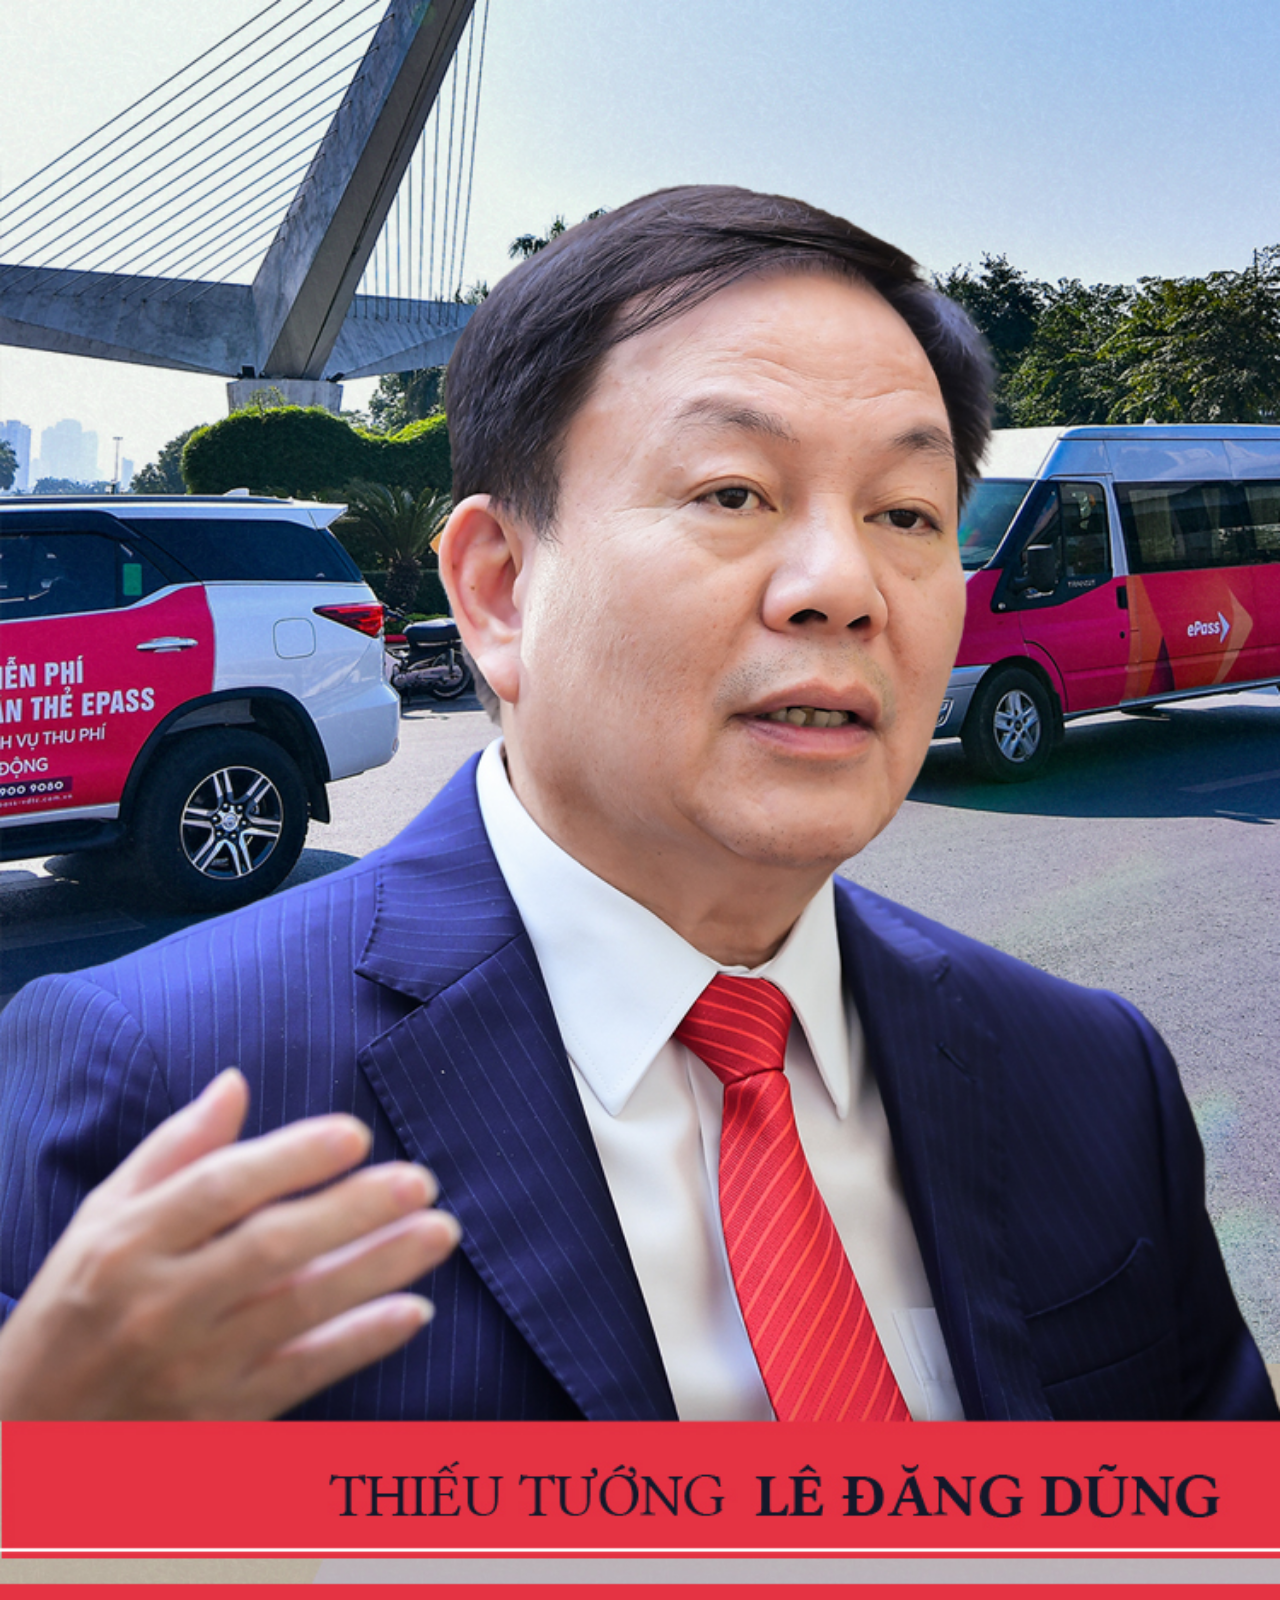
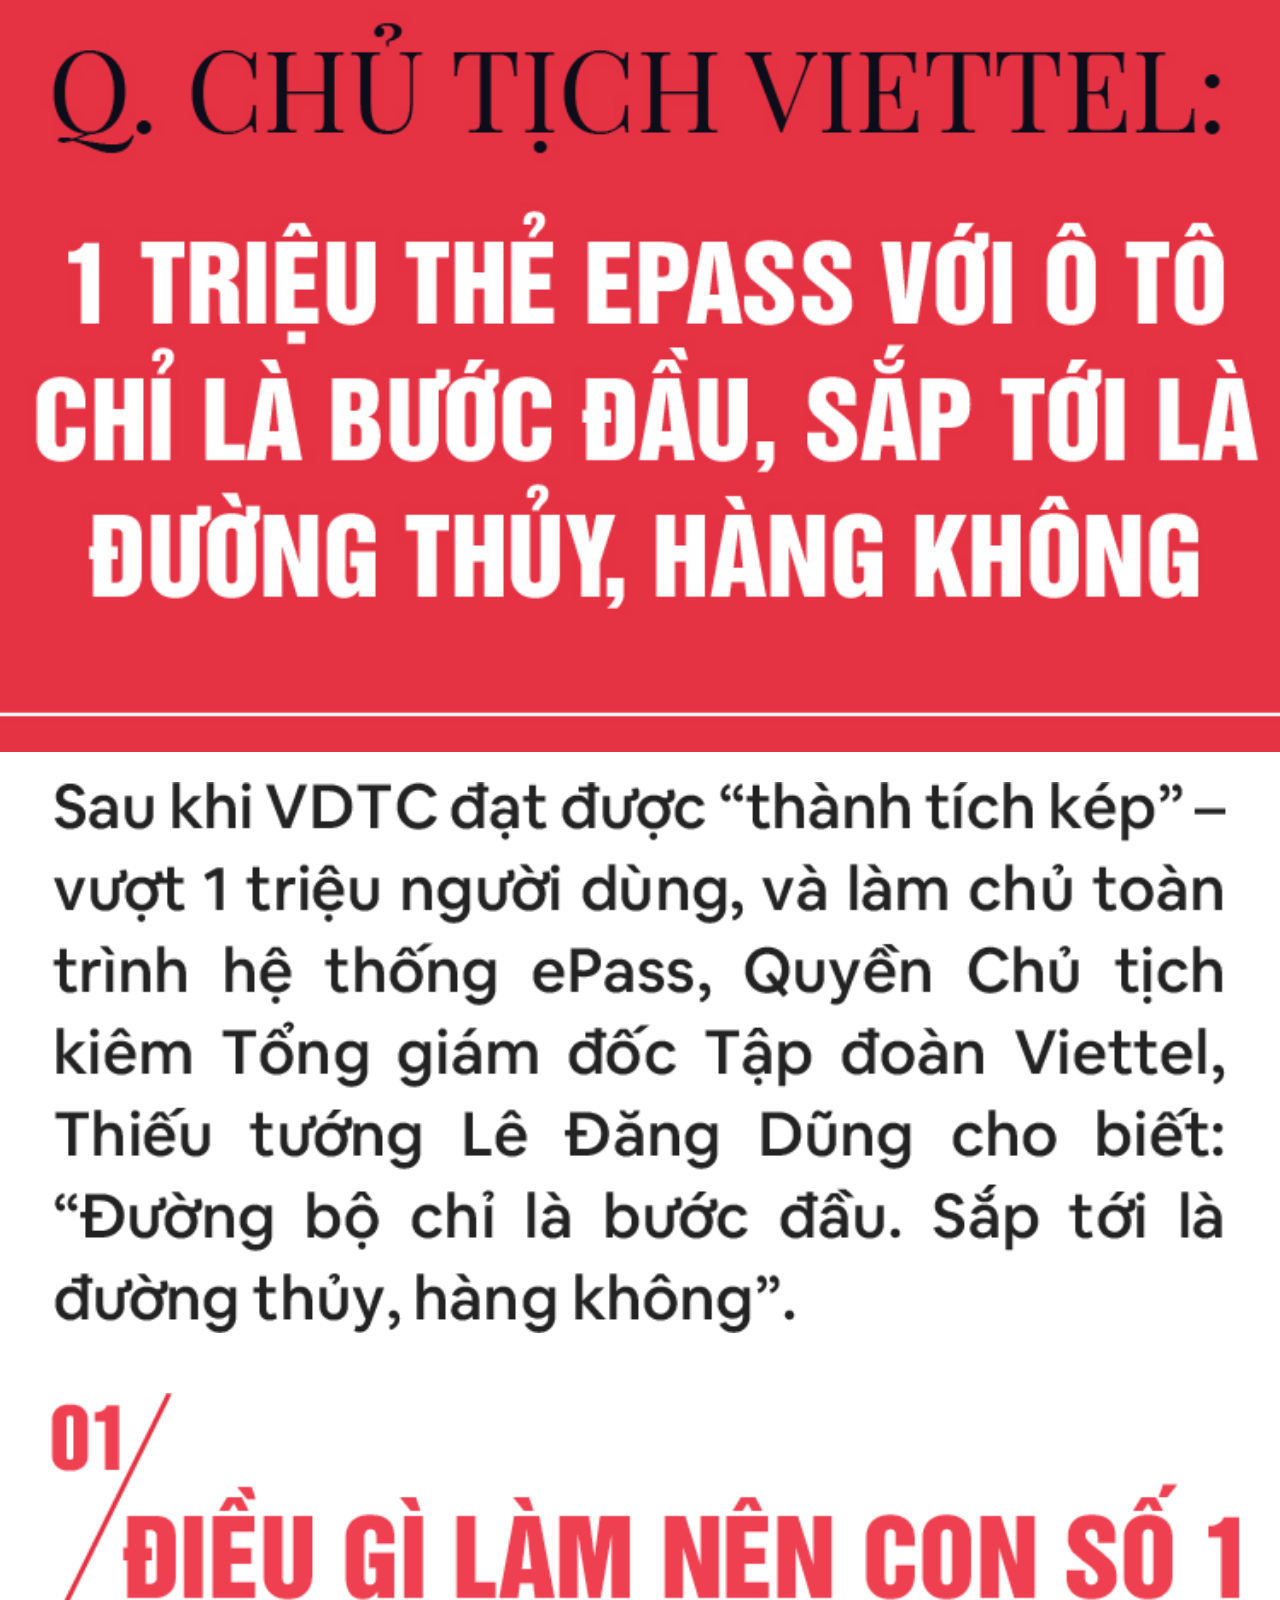
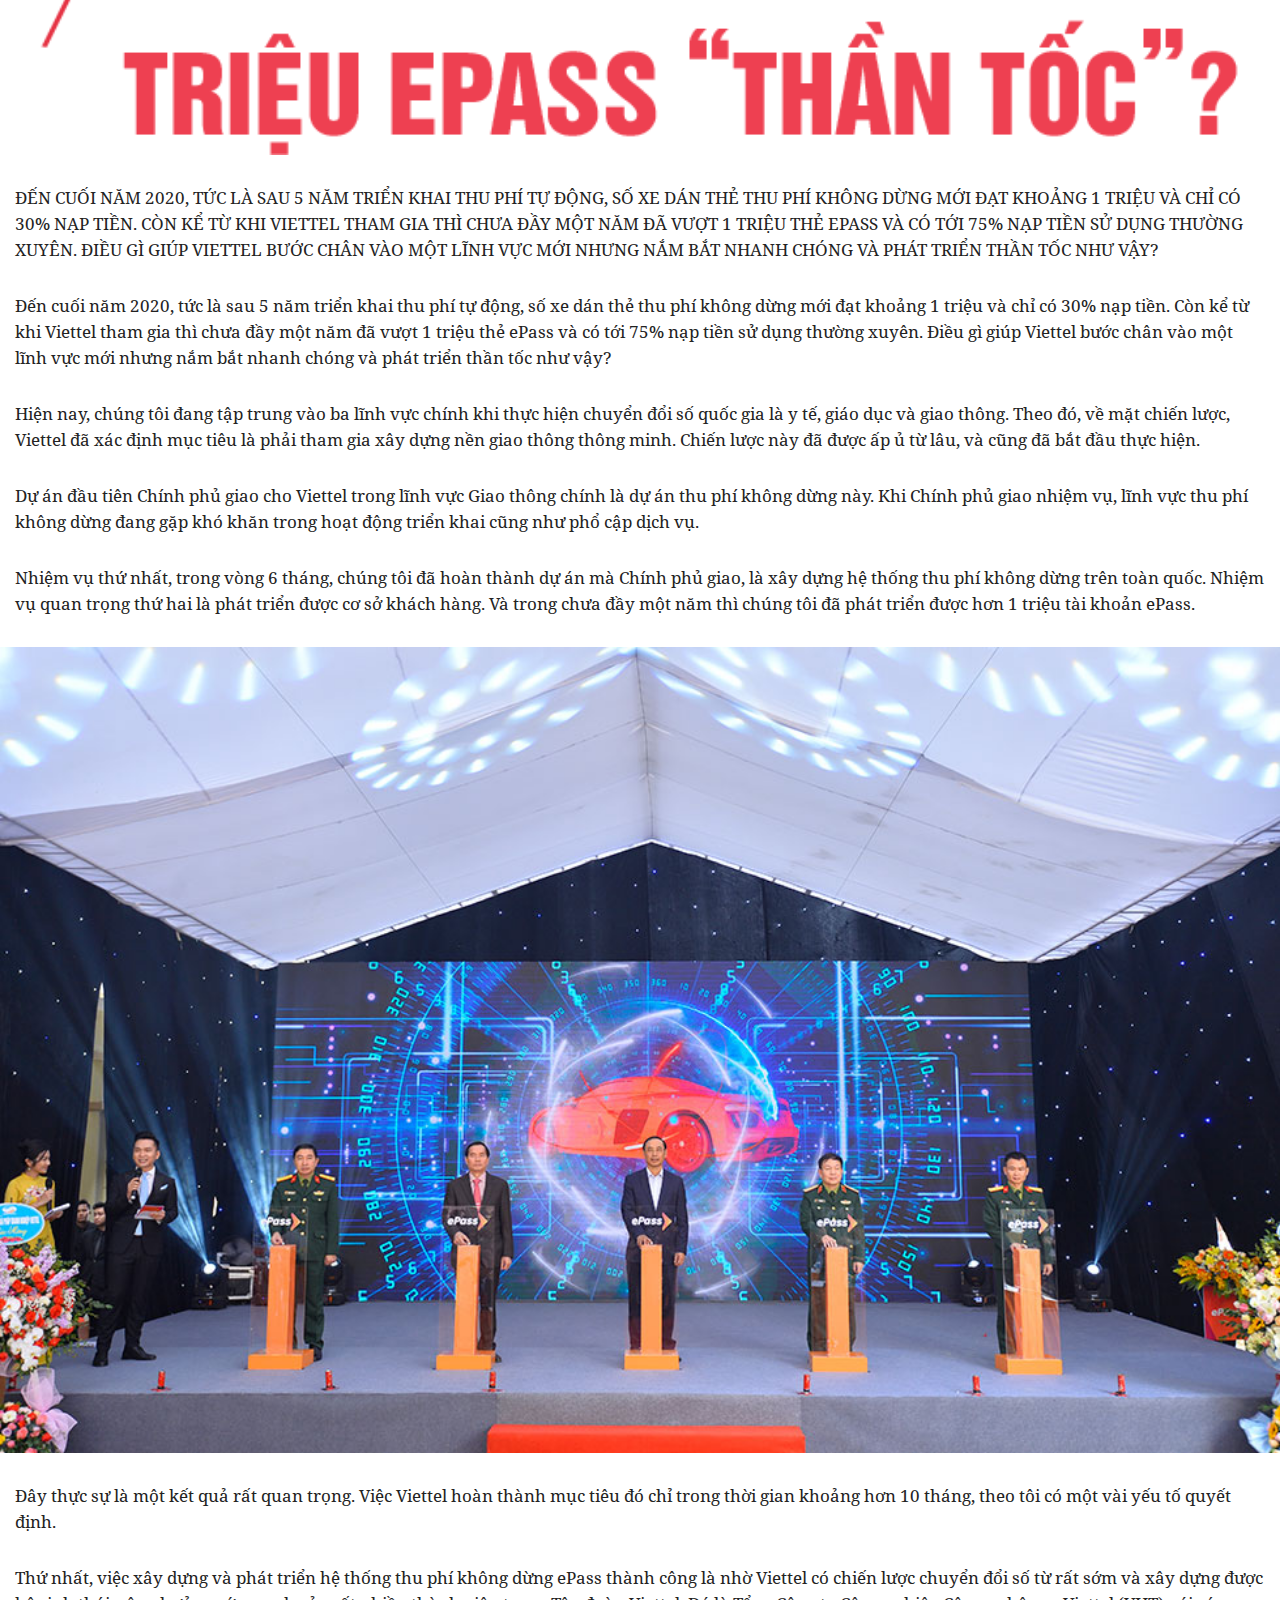
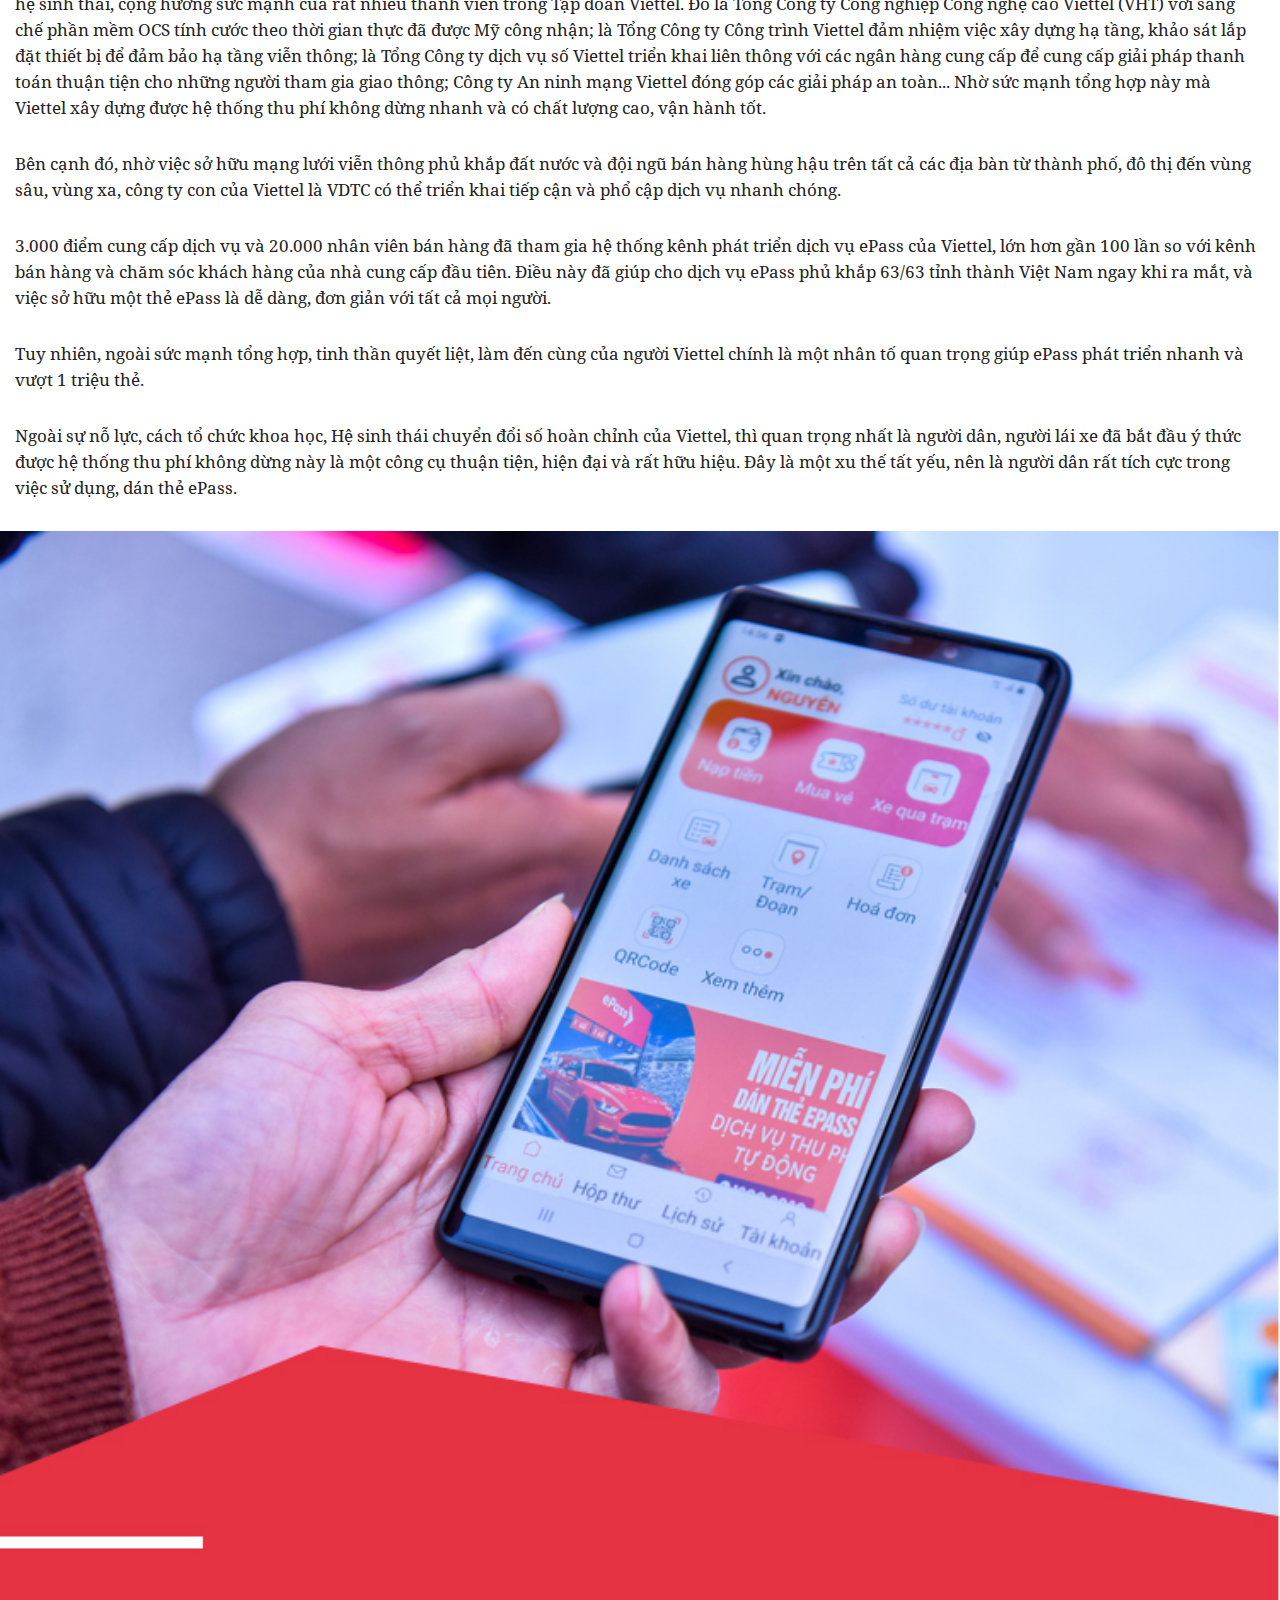
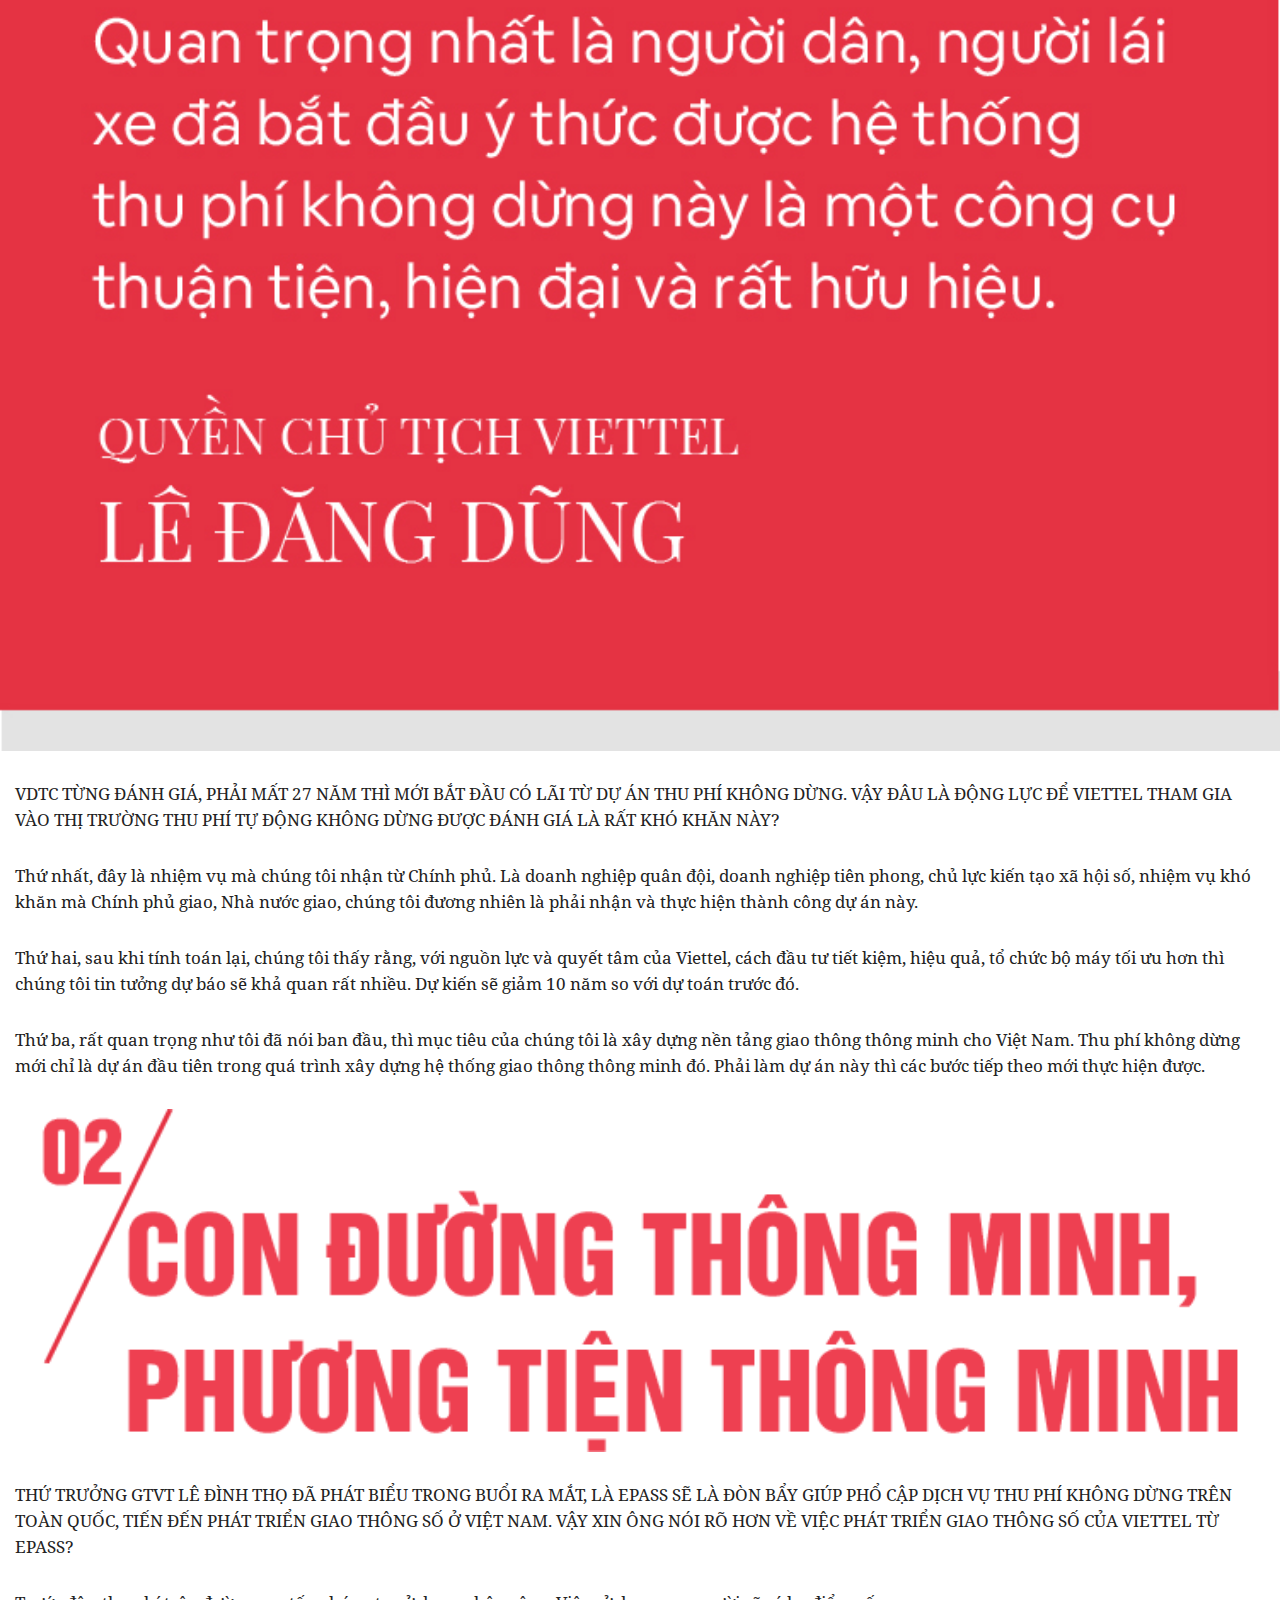
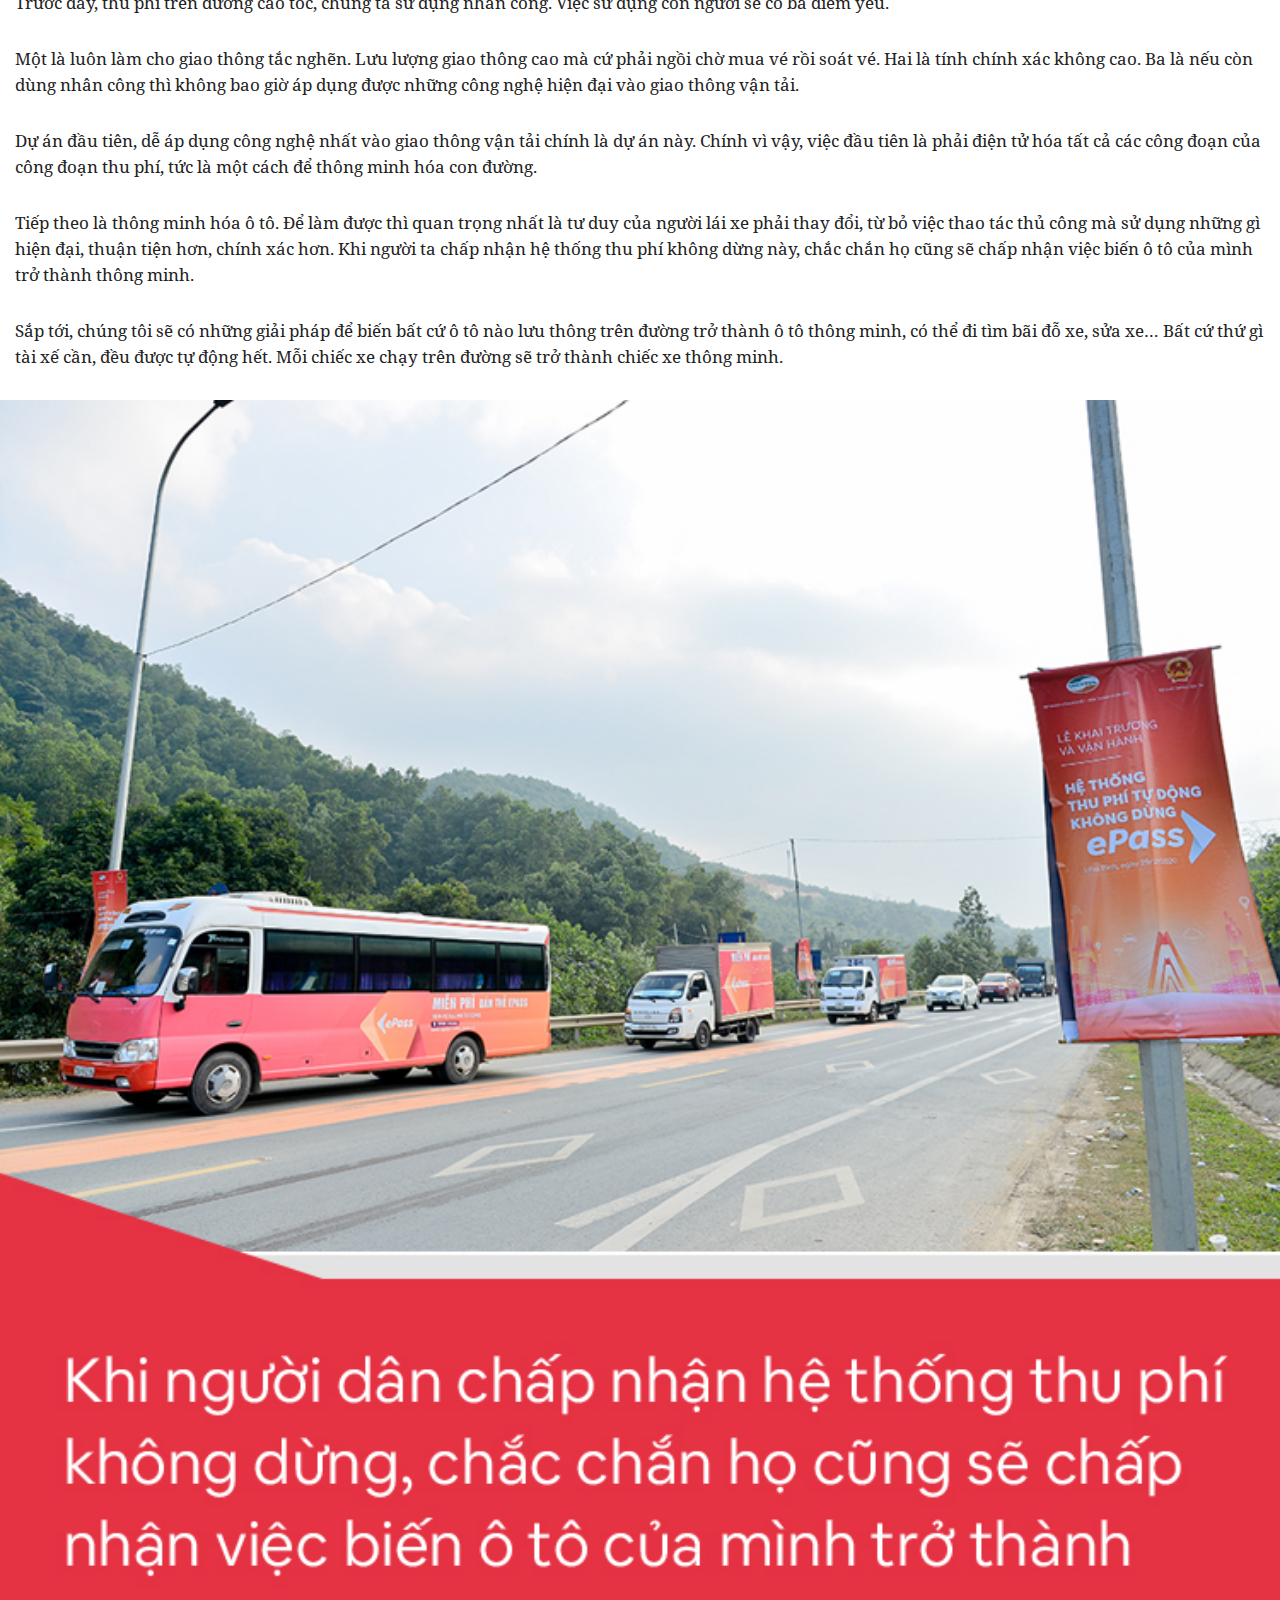
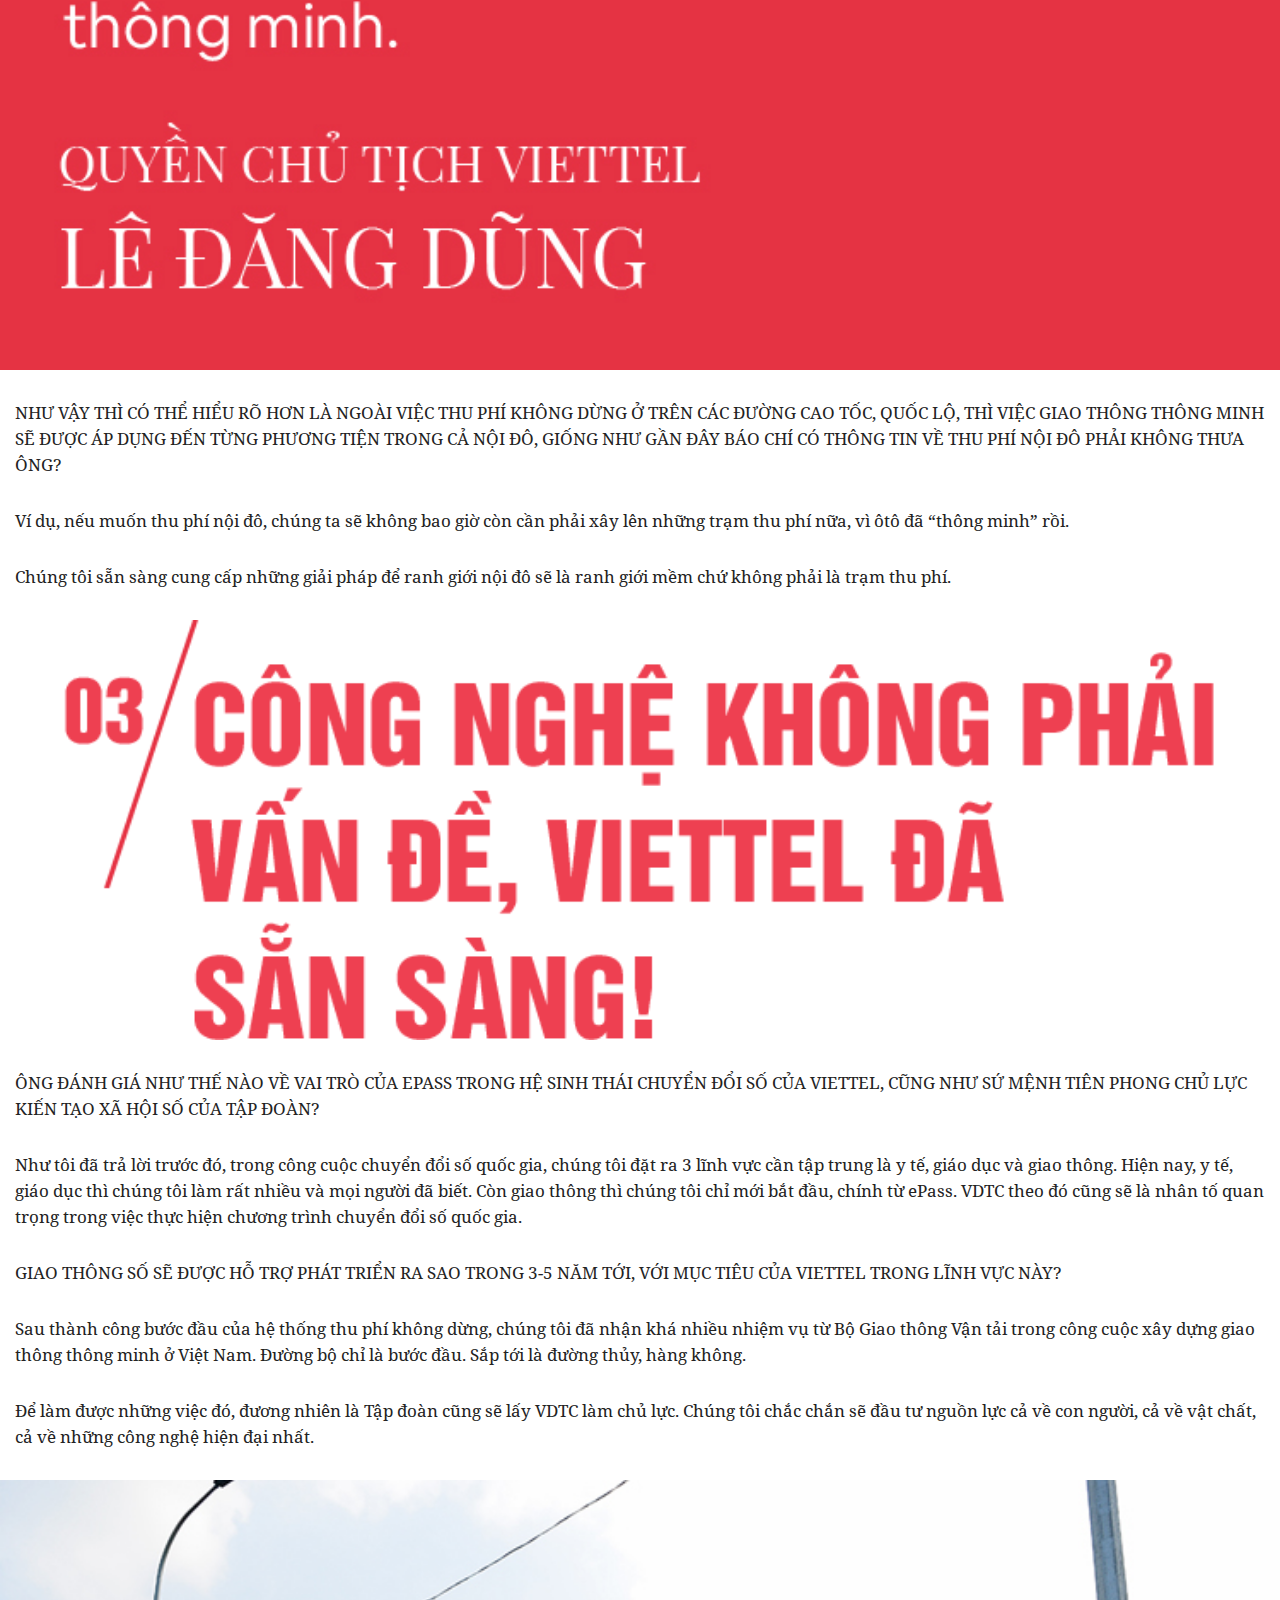
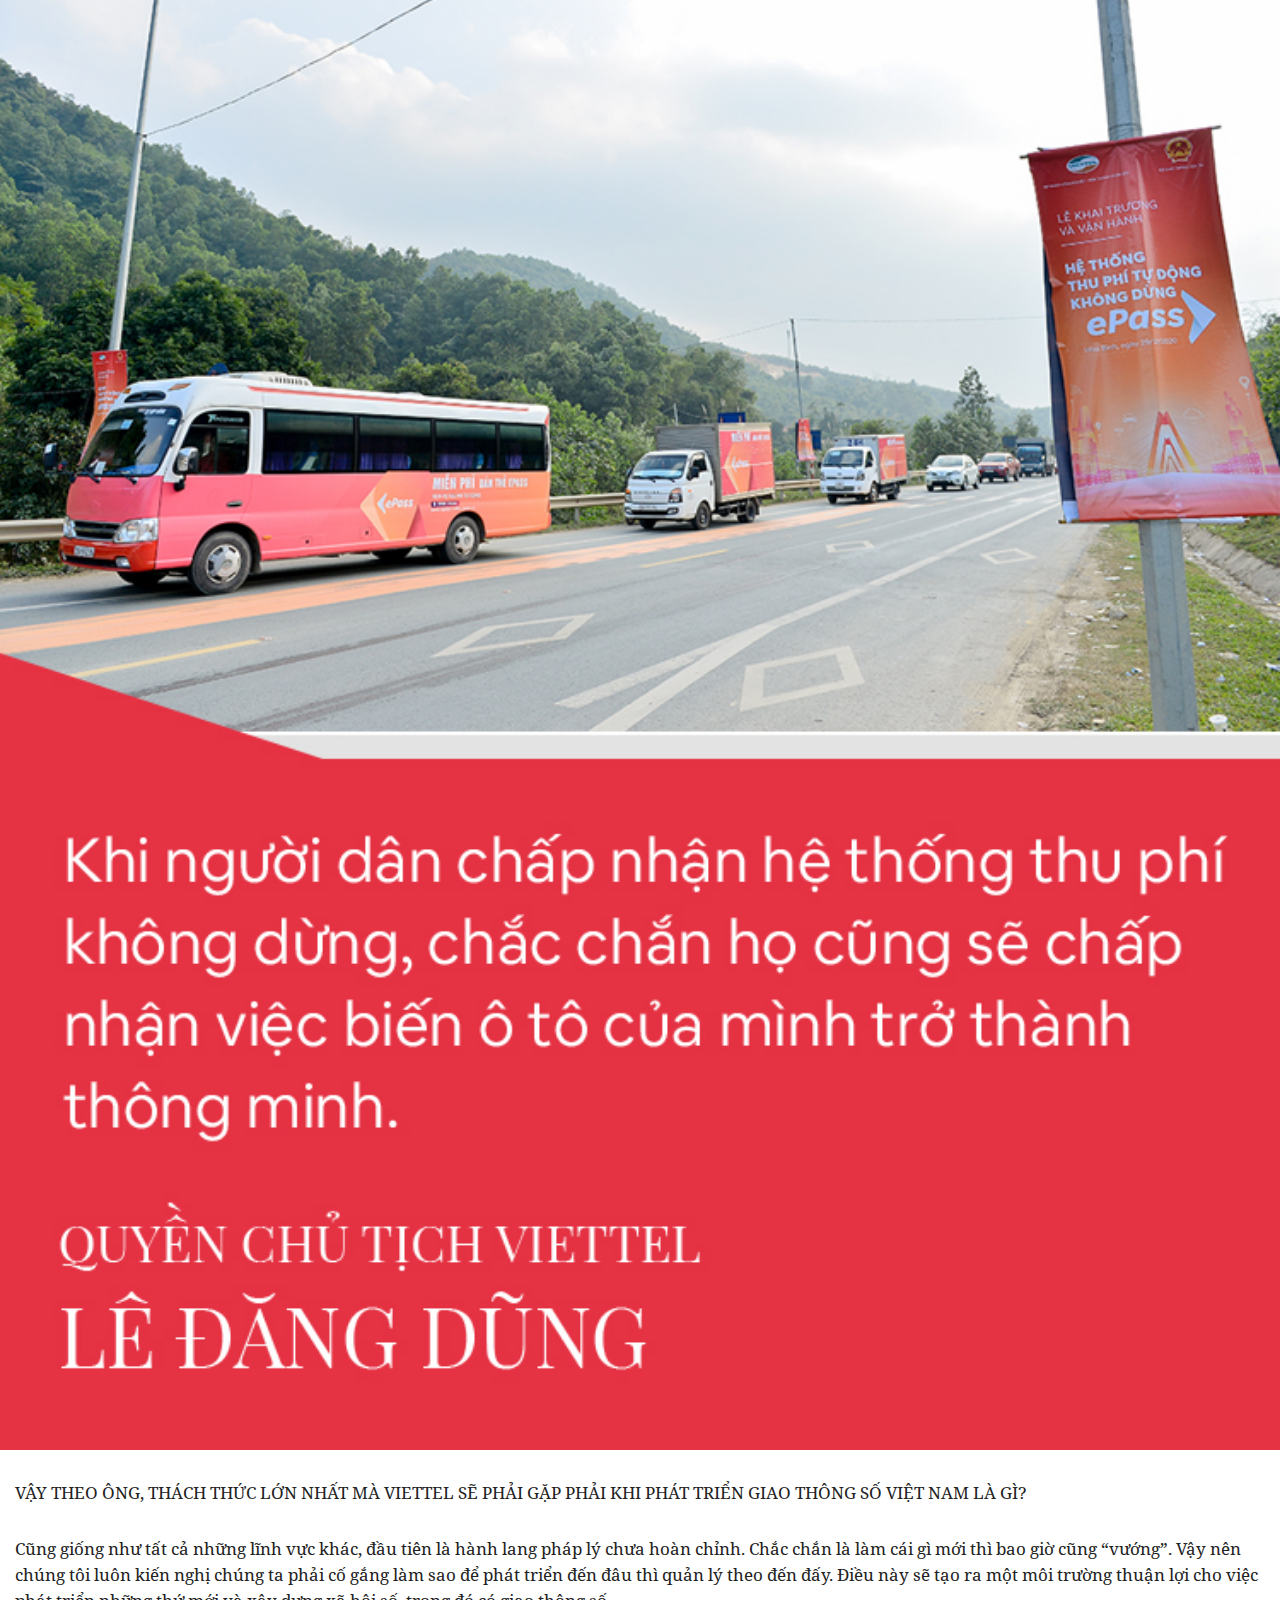
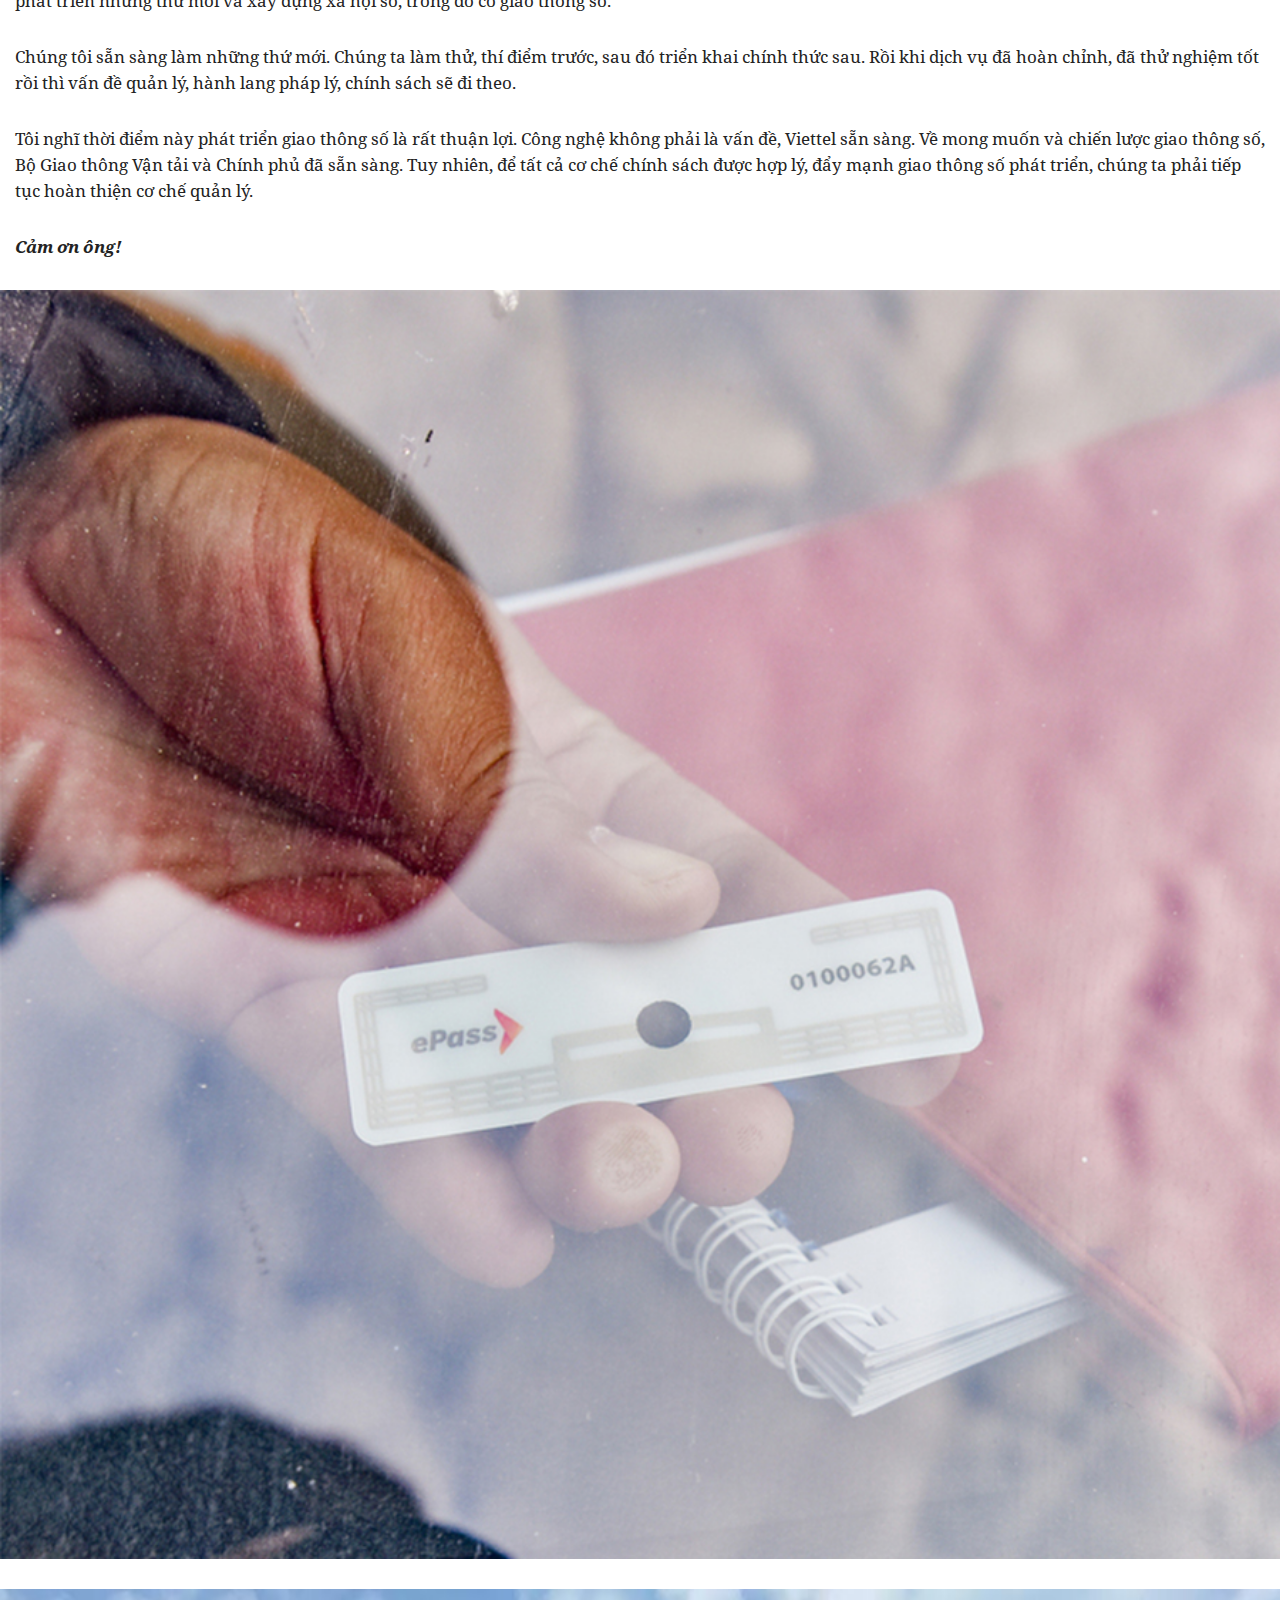
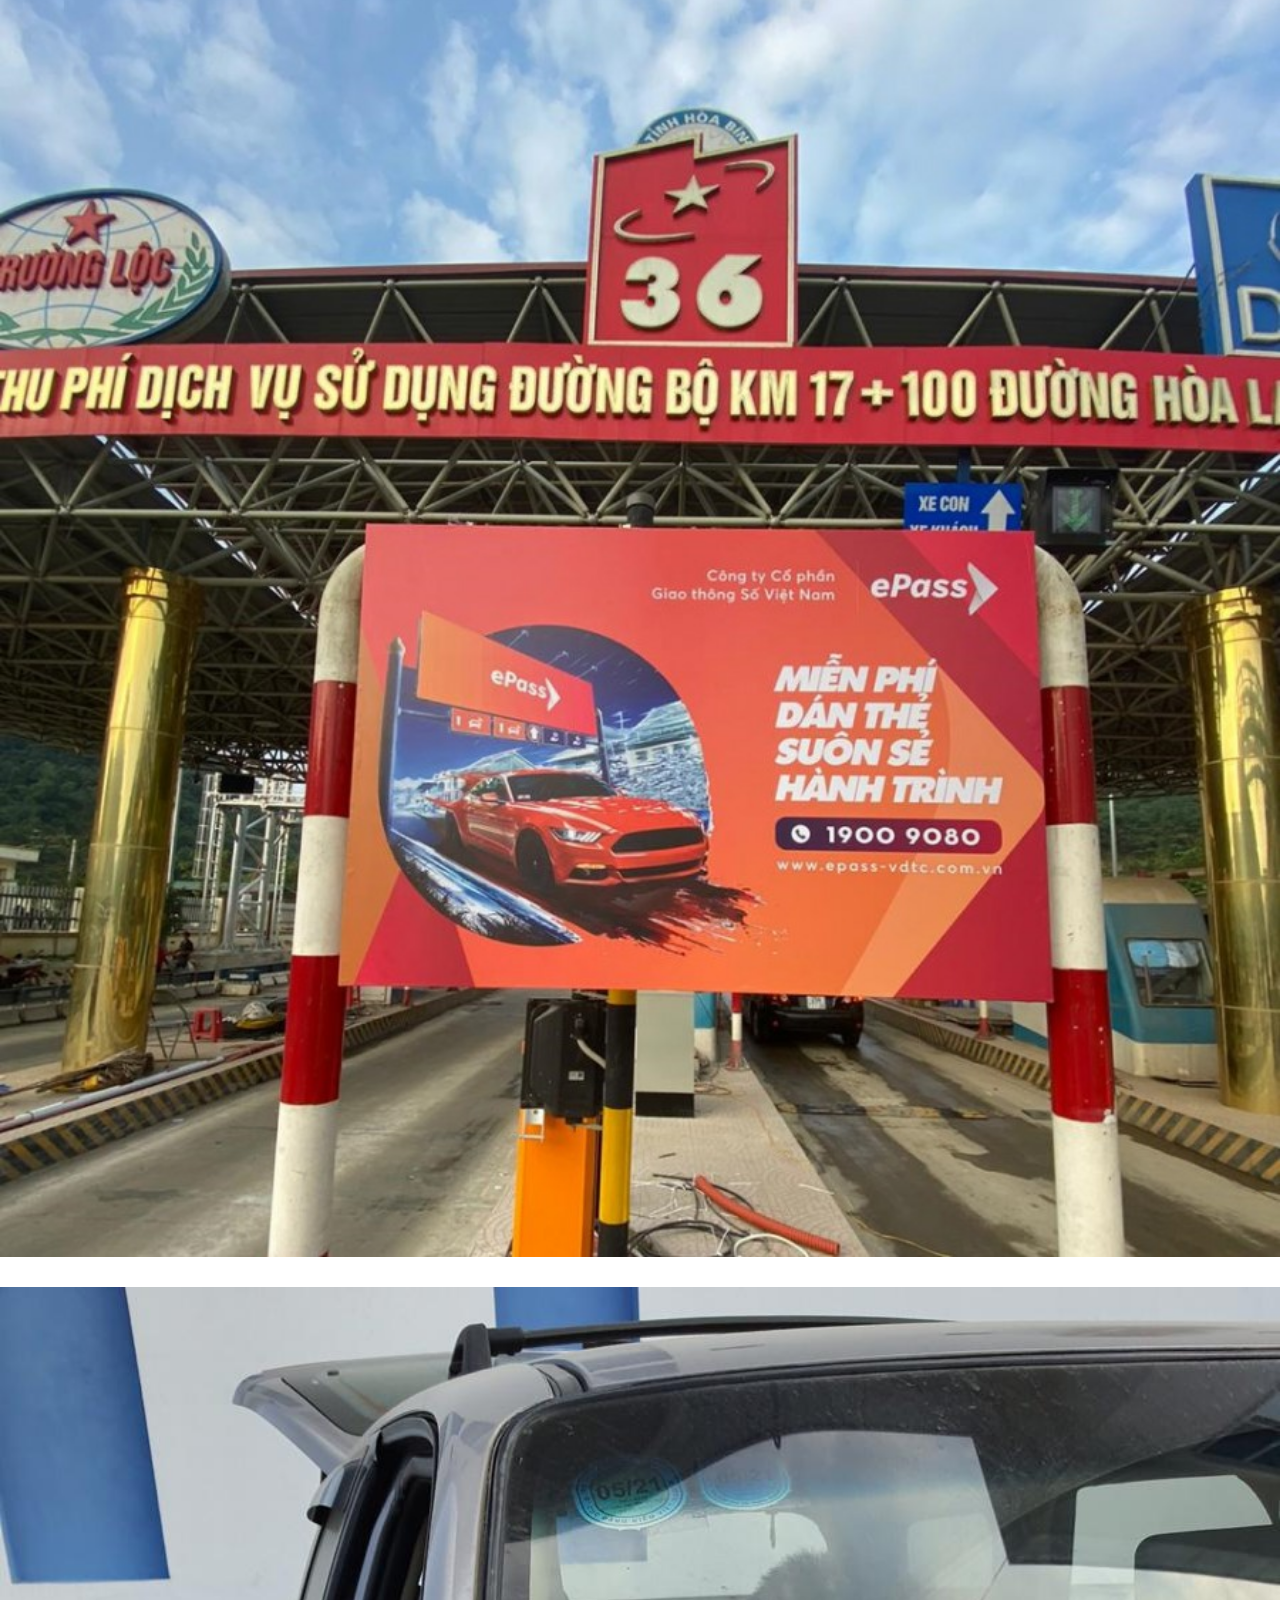
<file: mobile/index.html>
<!DOCTYPE html>
<html lang="en">
  <head>
    <meta charset="UTF-8" />
    <meta name="viewport" content="width=device-width, initial-scale=1.0" />
    <meta http-equiv="X-UA-Compatible" content="ie=edge" />
    <title>1 triệu thẻ ePass với ô tô chỉ là bước đầu, sắp tới là đường thủy, hàng không</title>
    <link rel="stylesheet" href="css/reset.css" />
    <link rel="stylesheet" href="css/fonts.css" />
    <link rel="stylesheet" href="css/style.css" />
    <script src="js/jquery-3.3.1.min.js"></script>
  </head>

  <body>
    <div class="emag-wrapper">
      <div class="emag-cover">
        <img src="images/cover.jpg" alt="" />
      </div>

      <div class="emag-main">
        <img src="images/sapo.png" alt="" class="mt-30" />

        <div class="emag-title">
          <img src="images/title-1.png" alt="" />
        </div>

        <div class="emag-content">
          <p style="text-transform: uppercase;">
            Đến cuối năm 2020, tức là sau 5 năm triển khai thu phí tự động, số xe dán thẻ thu phí không dừng mới đạt khoảng 1 triệu và chỉ có 30% nạp tiền. Còn kể từ khi Viettel tham gia thì chưa đầy một năm đã vượt 1 triệu thẻ ePass và có tới 75% nạp tiền sử dụng thường xuyên. Điều gì giúp Viettel bước chân vào một lĩnh vực mới nhưng nắm bắt nhanh chóng và phát triển thần tốc như vậy?
          </p>

          <p>
            Đến cuối năm 2020, tức là sau 5 năm triển khai thu phí tự động, số xe dán thẻ thu phí không dừng mới đạt khoảng 1 triệu và chỉ có 30% nạp tiền. Còn kể từ khi Viettel tham gia thì chưa đầy một năm đã vượt 1 triệu thẻ ePass và có tới 75% nạp tiền sử dụng thường xuyên. Điều gì giúp Viettel bước chân vào một lĩnh vực mới nhưng nắm bắt nhanh chóng và phát triển thần tốc như vậy?
          </p>

          <p>
            Hiện nay, chúng tôi đang tập trung vào ba lĩnh vực chính khi thực hiện chuyển đổi số quốc gia là y tế, giáo dục và giao thông. Theo đó, về mặt chiến lược, Viettel đã xác định mục tiêu là phải tham gia xây dựng nền giao thông thông minh. Chiến lược này đã được ấp ủ từ lâu, và cũng đã bắt đầu thực hiện.
          </p>

          <p>
            Dự án đầu tiên Chính phủ giao cho Viettel trong lĩnh vực Giao thông chính là dự án thu phí không dừng này. Khi Chính phủ giao nhiệm vụ, lĩnh vực thu phí không dừng đang gặp khó khăn trong hoạt động triển khai cũng như phổ cập dịch vụ.
          </p>

          <p>
            Nhiệm vụ thứ nhất, trong vòng 6 tháng, chúng tôi đã hoàn thành dự án mà Chính phủ giao, là xây dựng hệ thống thu phí không dừng trên toàn quốc. Nhiệm vụ quan trọng thứ hai là phát triển được cơ sở khách hàng. Và trong chưa đầy một năm thì chúng tôi đã phát triển được hơn 1 triệu tài khoản ePass.
          </p>
        </div>

        <img src="images/img-1.jpg" alt="" />

        <div class="emag-content">
          <p>
            Đây thực sự là một kết quả rất quan trọng. Việc Viettel hoàn thành mục tiêu đó chỉ trong thời gian khoảng hơn 10 tháng, theo tôi có một vài yếu tố quyết định.
          </p>

          <p>
            Thứ nhất, việc xây dựng và phát triển hệ thống thu phí không dừng ePass thành công là nhờ Viettel có chiến lược chuyển đổi số từ rất sớm và xây dựng được hệ sinh thái, cộng hưởng sức mạnh của rất nhiều thành viên trong Tập đoàn Viettel. Đó là Tổng Công ty Công nghiệp Công nghệ cao Viettel (VHT) với sáng chế phần mềm OCS tính cước theo thời gian thực đã được Mỹ công nhận; là Tổng Công ty Công trình Viettel đảm nhiệm việc xây dựng hạ tầng, khảo sát lắp đặt thiết bị để đảm bảo hạ tầng viễn thông; là Tổng Công ty dịch vụ số Viettel triển khai liên thông với các ngân hàng cung cấp để cung cấp giải pháp thanh toán thuận tiện cho những người tham gia giao thông; Công ty An ninh mạng Viettel đóng góp các giải pháp an toàn... Nhờ sức mạnh tổng hợp này mà Viettel xây dựng được hệ thống thu phí không dừng nhanh và có chất lượng cao, vận hành tốt.
          </p>

          <p>
            Bên cạnh đó, nhờ việc sở hữu mạng lưới viễn thông phủ khắp đất nước và đội ngũ bán hàng hùng hậu trên tất cả các địa bàn từ thành phố, đô thị đến vùng sâu, vùng xa, công ty con của Viettel là VDTC có thể triển khai tiếp cận và phổ cập dịch vụ nhanh chóng.
          </p>

          <p>
            3.000 điểm cung cấp dịch vụ và 20.000 nhân viên bán hàng đã tham gia hệ thống kênh phát triển dịch vụ ePass của Viettel, lớn hơn gần 100 lần so với kênh bán hàng và chăm sóc khách hàng của nhà cung cấp đầu tiên. Điều này đã giúp cho dịch vụ ePass phủ khắp 63/63 tỉnh thành Việt Nam ngay khi ra mắt, và việc sở hữu một thẻ ePass là dễ dàng, đơn giản với tất cả mọi người.
          </p>

          <p>
            Tuy nhiên, ngoài sức mạnh tổng hợp, tinh thần quyết liệt, làm đến cùng của người Viettel chính là một nhân tố quan trọng giúp ePass phát triển nhanh và vượt 1 triệu thẻ.
          </p>

          <p>
            Ngoài sự nỗ lực, cách tổ chức khoa học, Hệ sinh thái chuyển đổi số hoàn chỉnh của Viettel, thì quan trọng nhất là người dân, người lái xe đã bắt đầu ý thức được hệ thống thu phí không dừng này là một công cụ thuận tiện, hiện đại và rất hữu hiệu. Đây là một xu thế tất yếu, nên là người dân rất tích cực trong việc sử dụng, dán thẻ ePass.
          </p>
        </div>

        <img src="images/img-2.jpg" alt="" />

        <div class="emag-content">
          <p style="text-transform: uppercase;">
            VDTC từng đánh giá, phải mất 27 năm thì mới bắt đầu có lãi từ dự án thu phí không dừng. Vậy đâu là động lực để Viettel tham gia vào thị trường thu phí tự động không dừng được đánh giá là rất khó khăn này?
          </p>

          <p>
            Thứ nhất, đây là nhiệm vụ mà chúng tôi nhận từ Chính phủ. Là doanh nghiệp quân đội, doanh nghiệp tiên phong, chủ lực kiến tạo xã hội số, nhiệm vụ khó khăn mà Chính phủ giao, Nhà nước giao, chúng tôi đương nhiên là phải nhận và thực hiện thành công dự án này.
          </p>

          <p>
            Thứ hai, sau khi tính toán lại, chúng tôi thấy rằng, với nguồn lực và quyết tâm của Viettel, cách đầu tư tiết kiệm, hiệu quả, tổ chức bộ máy tối ưu hơn thì chúng tôi tin tưởng dự báo sẽ khả quan rất nhiều. Dự kiến sẽ giảm 10 năm so với dự toán trước đó.
          </p>

          <p>
            Thứ ba, rất quan trọng như tôi đã nói ban đầu, thì mục tiêu của chúng tôi là xây dựng nền tảng giao thông thông minh cho Việt Nam. Thu phí không dừng mới chỉ là dự án đầu tiên trong quá trình xây dựng hệ thống giao thông thông minh đó. Phải làm dự án này thì các bước tiếp theo mới thực hiện được.
          </p>
        </div>

        <div class="emag-title">
          <img src="images/title-2.png" alt="" />
        </div>

        <div class="emag-content">
          <p style="text-transform: uppercase;">
            Thứ trưởng GTVT Lê Đình Thọ đã phát biểu trong buổi ra mắt, là ePass sẽ là đòn bẩy giúp phổ cập dịch vụ thu phí không dừng trên toàn quốc, tiến đến phát triển giao thông số ở Việt Nam. Vậy xin ông nói rõ hơn về việc phát triển giao thông số của Viettel từ ePass? 
          </p>

          <p>
            Trước đây, thu phí trên đường cao tốc, chúng ta sử dụng nhân công. Việc sử dụng con người sẽ có ba điểm yếu.
          </p>

          <p>
            Một là luôn làm cho giao thông tắc nghẽn. Lưu lượng giao thông cao mà cứ phải ngồi chờ mua vé rồi soát vé. Hai là tính chính xác không cao. Ba là nếu còn dùng nhân công thì không bao giờ áp dụng được những công nghệ hiện đại vào giao thông vận tải.
          </p>

          <p>
            Dự án đầu tiên, dễ áp dụng công nghệ nhất vào giao thông vận tải chính là dự án này. Chính vì vậy, việc đầu tiên là phải điện tử hóa tất cả các công đoạn của công đoạn thu phí, tức là một cách để thông minh hóa con đường.
          </p>

          <p>
            Tiếp theo là thông minh hóa ô tô. Để làm được thì quan trọng nhất là tư duy của người lái xe phải thay đổi, từ bỏ việc thao tác thủ công mà sử dụng những gì hiện đại, thuận tiện hơn, chính xác hơn. Khi người ta chấp nhận hệ thống thu phí không dừng này, chắc chắn họ cũng sẽ chấp nhận việc biến ô tô của mình trở thành thông minh.
          </p>

          <p>
            Sắp tới, chúng tôi sẽ có những giải pháp để biến bất cứ ô tô nào lưu thông trên đường trở thành ô tô thông minh, có thể đi tìm bãi đỗ xe, sửa xe… Bất cứ thứ gì tài xế cần, đều được tự động hết. Mỗi chiếc xe chạy trên đường sẽ trở thành chiếc xe thông minh. 
          </p>
        </div>

        <img src="images/img-3.jpg" alt="" />

        <div class="emag-content">
          <p style="text-transform: uppercase;">
            Như vậy thì có thể hiểu rõ hơn là ngoài việc thu phí không dừng ở trên các đường cao tốc, quốc lộ, thì việc giao thông thông minh sẽ được áp dụng đến từng phương tiện trong cả nội đô, giống như gần đây báo chí có thông tin về thu phí nội đô phải không thưa ông?
          </p>

          <p>
            Ví dụ, nếu muốn thu phí nội đô, chúng ta sẽ không bao giờ còn cần phải xây lên những trạm thu phí nữa, vì ôtô đã “thông minh” rồi.
          </p>

          <p>
            Chúng tôi sẵn sàng cung cấp những giải pháp để ranh giới nội đô sẽ là ranh giới mềm chứ không phải là trạm thu phí. 
          </p>
        </div>

        <div class="emag-title">
          <img src="images/title-3.png" alt="" />
        </div>

        <div class="emag-content">
          <p style="text-transform: uppercase;">
            Ông đánh giá như thế nào về vai trò của ePass trong hệ sinh thái chuyển đổi số của Viettel, cũng như sứ mệnh tiên phong chủ lực kiến tạo xã hội số của Tập đoàn?
          </p>

          <p>
            Như tôi đã trả lời trước đó, trong công cuộc chuyển đổi số quốc gia, chúng tôi đặt ra 3 lĩnh vực cần tập trung là y tế, giáo dục và giao thông. Hiện nay, y tế, giáo dục thì chúng tôi làm rất nhiều và mọi người đã biết. Còn giao thông thì chúng tôi chỉ mới bắt đầu, chính từ ePass. VDTC theo đó cũng sẽ là nhân tố quan trọng trong việc thực hiện chương trình chuyển đổi số quốc gia.
          </p>

          <p style="text-transform: uppercase;">
            Giao thông số sẽ được hỗ trợ phát triển ra sao trong 3-5 năm tới, với mục tiêu của Viettel trong lĩnh vực này?
          </p>

          <p>
            Sau thành công bước đầu của hệ thống thu phí không dừng, chúng tôi đã nhận khá nhiều nhiệm vụ từ Bộ Giao thông Vận tải trong công cuộc xây dựng giao thông thông minh ở Việt Nam. Đường bộ chỉ là bước đầu. Sắp tới là đường thủy, hàng không.
          </p>

          <p>
            Để làm được những việc đó, đương nhiên là Tập đoàn cũng sẽ lấy VDTC làm chủ lực. Chúng tôi chắc chắn sẽ đầu tư nguồn lực cả về con người, cả về vật chất, cả về những công nghệ hiện đại nhất.
          </p>
        </div>

        <img src="images/img-3.jpg" alt="" />

        <div class="emag-content">
          <p style="text-transform: uppercase;">
            Vậy theo ông, thách thức lớn nhất mà Viettel sẽ phải gặp phải khi phát triển giao thông số Việt Nam là gì?
          </p>

          <p>
            Cũng giống như tất cả những lĩnh vực khác, đầu tiên là hành lang pháp lý chưa hoàn chỉnh. Chắc chắn là làm cái gì mới thì bao giờ cũng “vướng”. Vậy nên chúng tôi luôn kiến nghị chúng ta phải cố gắng làm sao để phát triển đến đâu thì quản lý theo đến đấy. Điều này sẽ tạo ra một môi trường thuận lợi cho việc phát triển những thứ mới và xây dựng xã hội số, trong đó có giao thông số.
          </p>

          <p>
            Chúng tôi sẵn sàng làm những thứ mới. Chúng ta làm thử, thí điểm trước, sau đó triển khai chính thức sau. Rồi khi dịch vụ đã hoàn chỉnh, đã thử nghiệm tốt rồi thì vấn đề quản lý, hành lang pháp lý, chính sách sẽ đi theo. 
          </p>

          <p>
            Tôi nghĩ thời điểm này phát triển giao thông số là rất thuận lợi. Công nghệ không phải là vấn đề, Viettel sẵn sàng. Về mong muốn và chiến lược giao thông số, Bộ Giao thông Vận tải và Chính phủ đã sẵn sàng. Tuy nhiên, để tất cả cơ chế chính sách được hợp lý, đẩy mạnh giao thông số phát triển, chúng ta phải tiếp tục hoàn thiện cơ chế quản lý. 
          </p>

          <p><em><strong>Cảm ơn ông!</strong></em></p>
        </div>

        <img src="images/img-5.jpg" alt="" />

        <img src="images/img-6.jpg" alt="" />

        <img src="images/img-7.jpeg" alt="" />

        <img src="images/img-8.jpeg" alt="" />

        <div class="emag-credit">
          <img src="images/credit.png" alt="" />
        </div>
      </div>
    </div>
  </body>
</html>
</file>
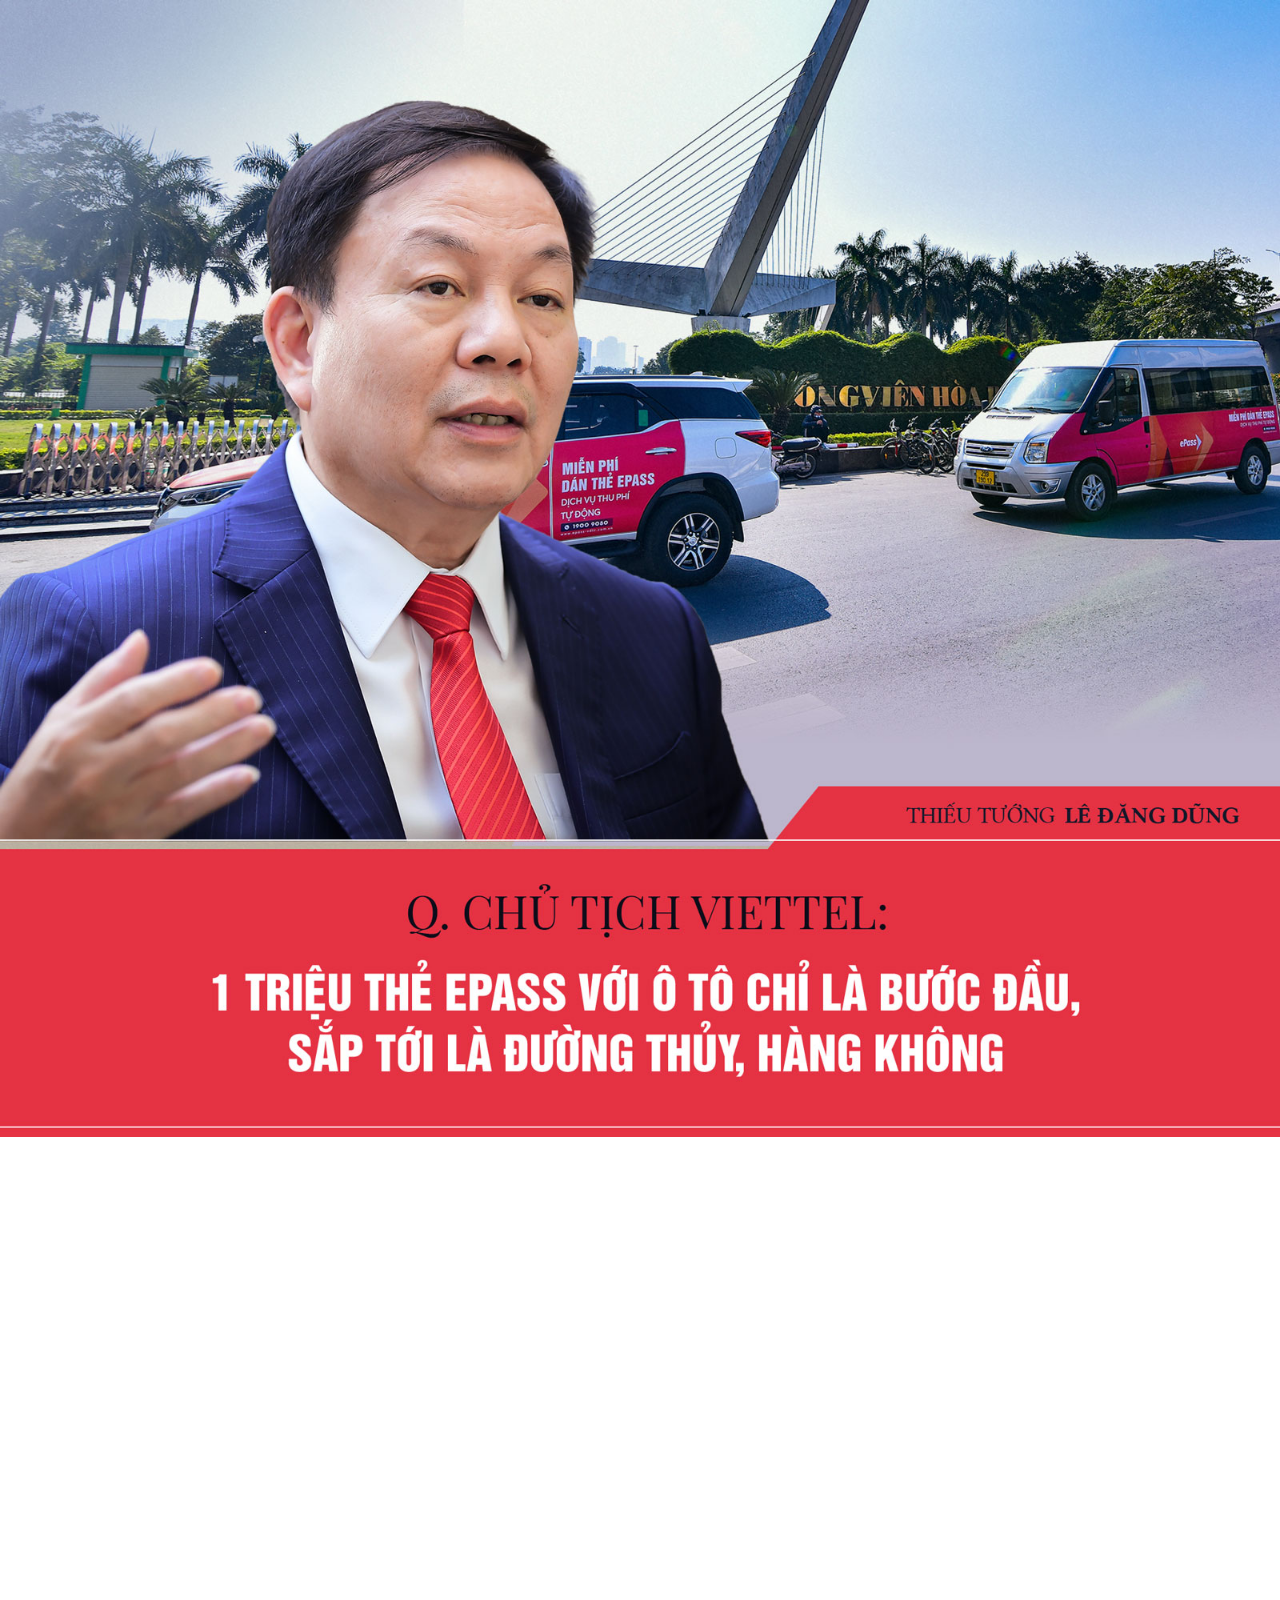
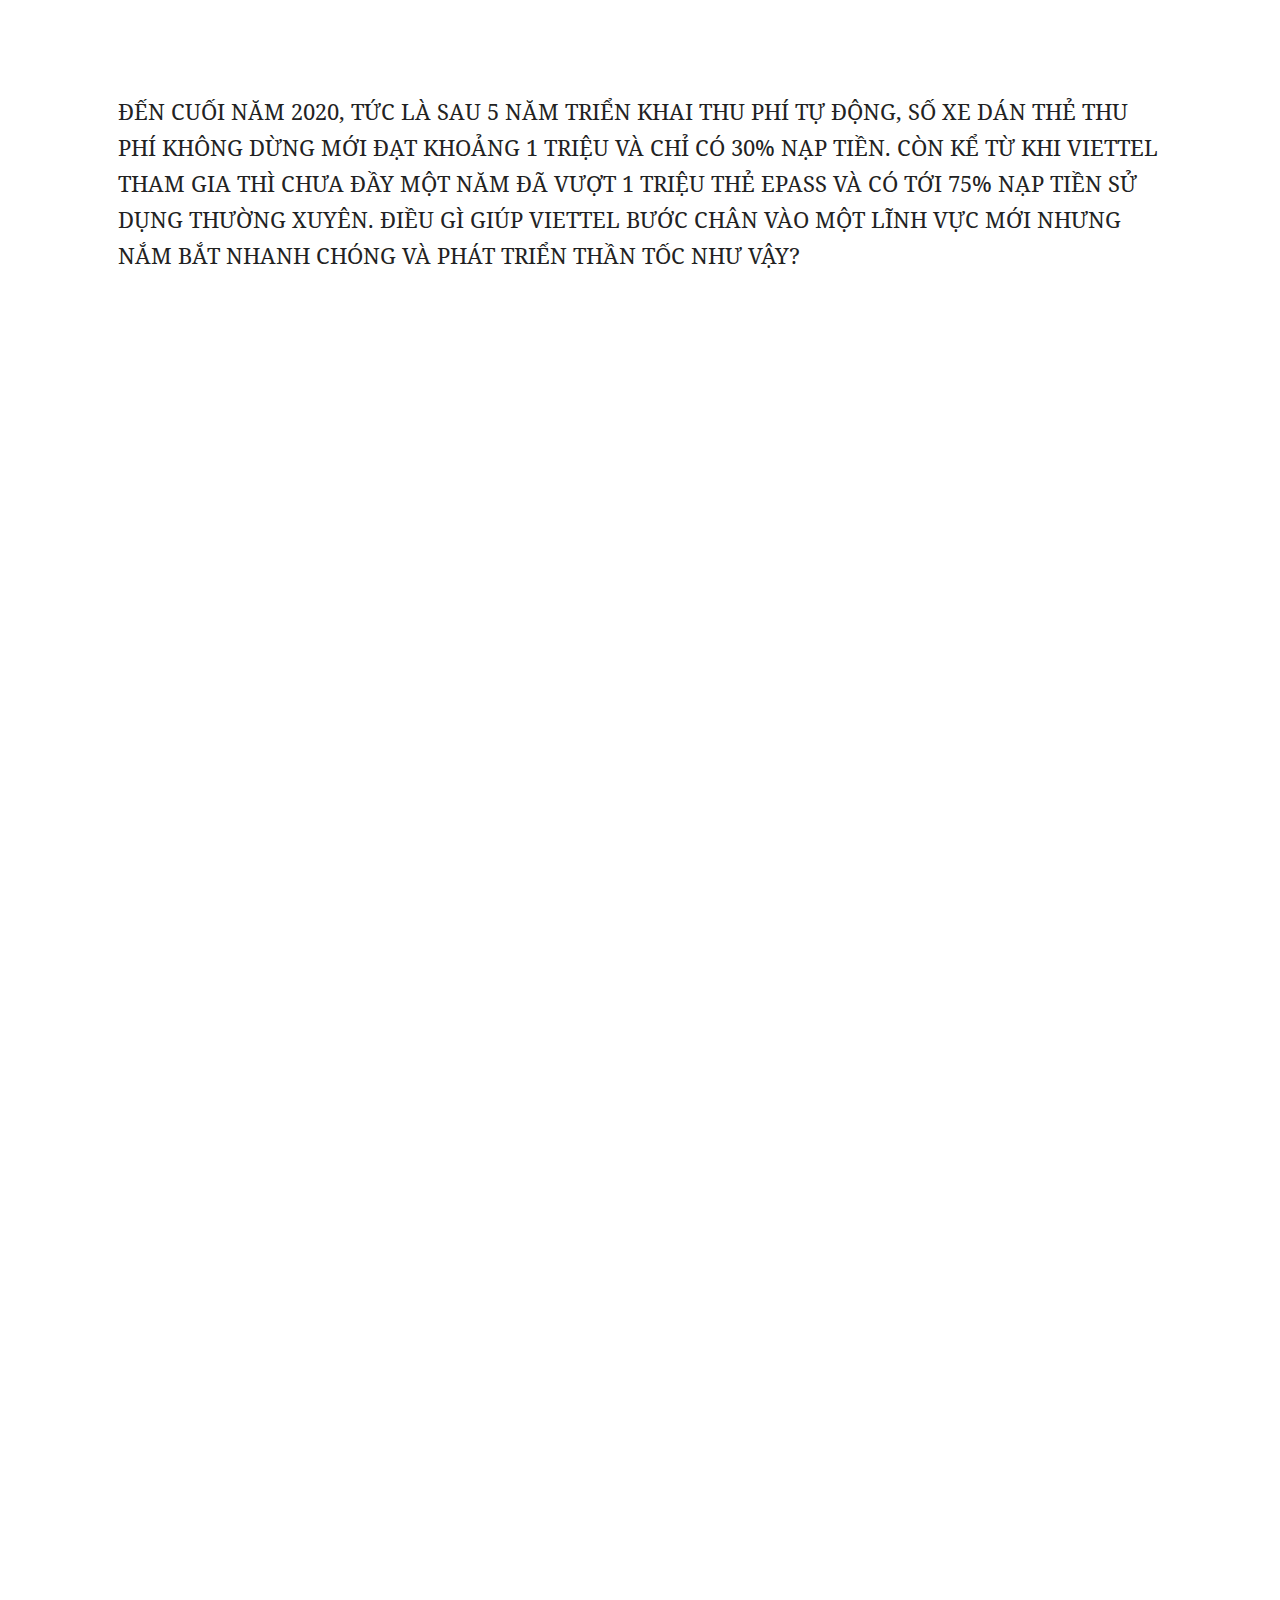
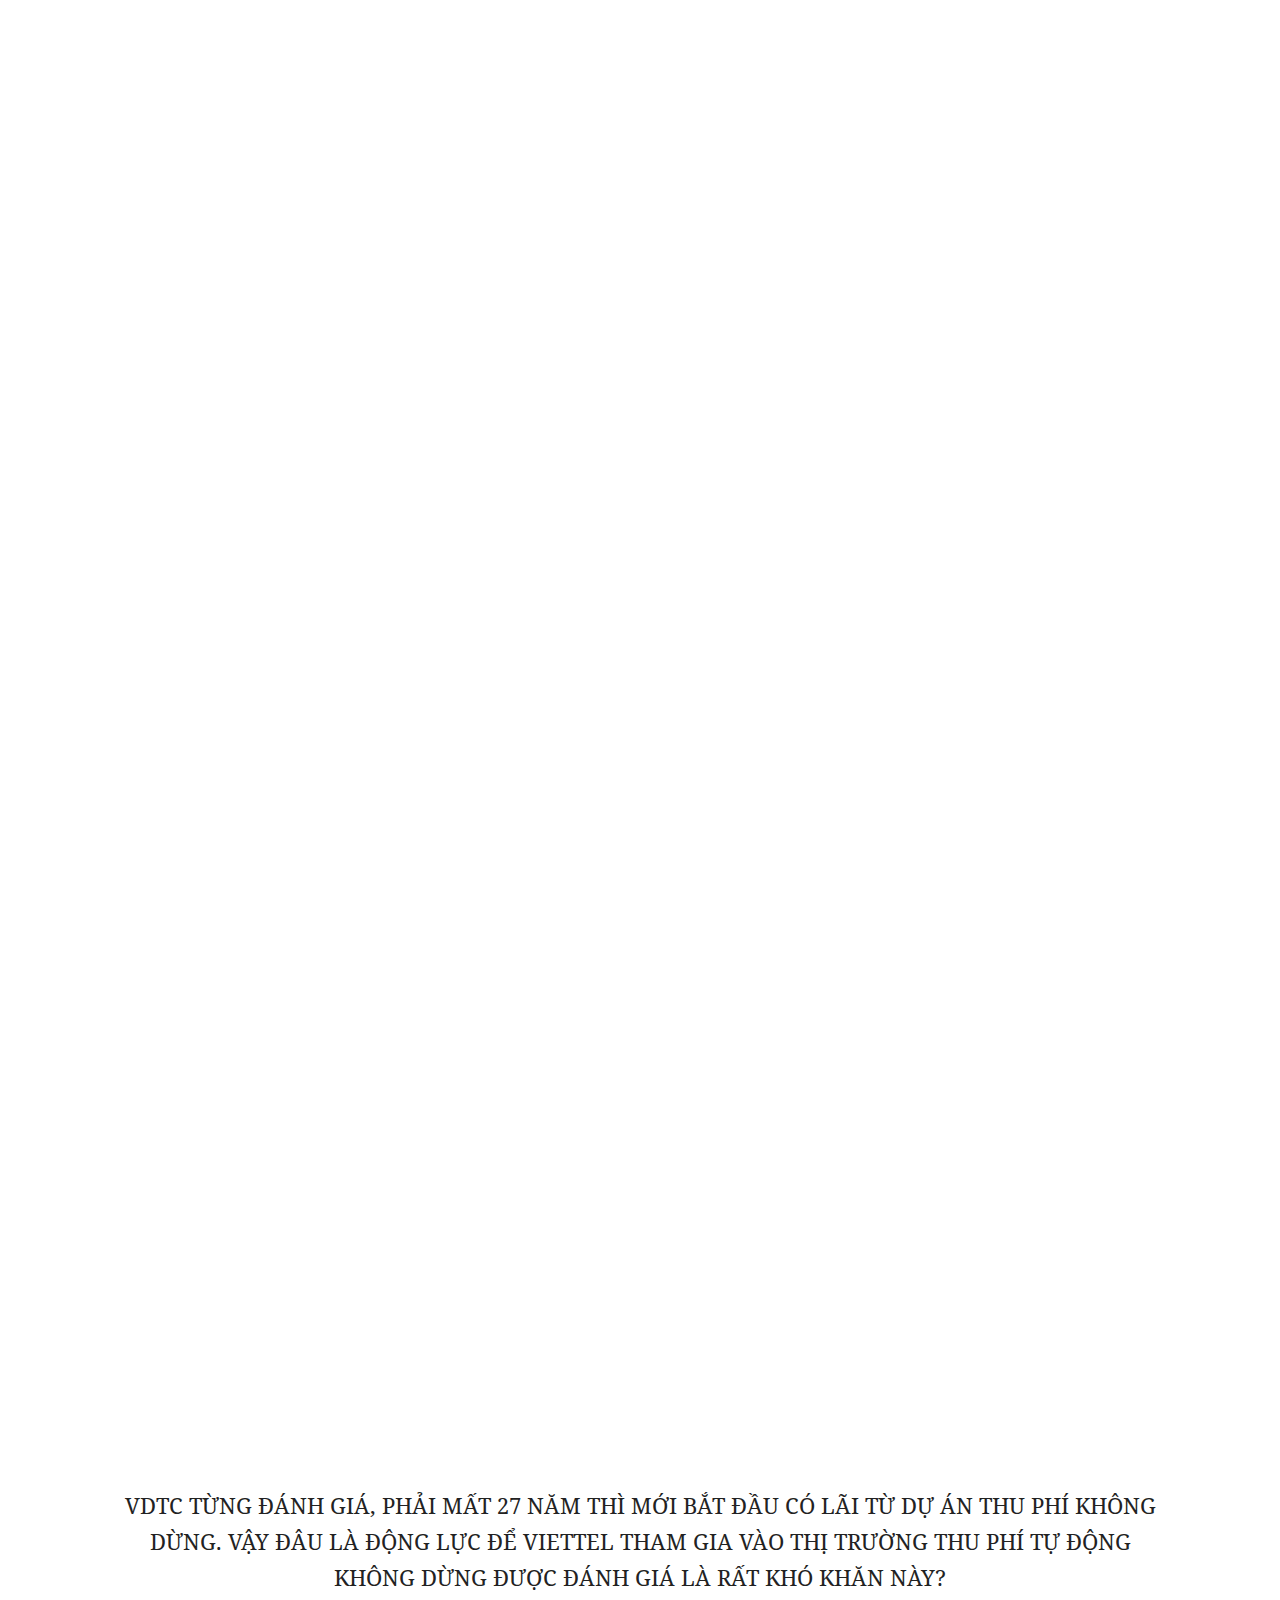
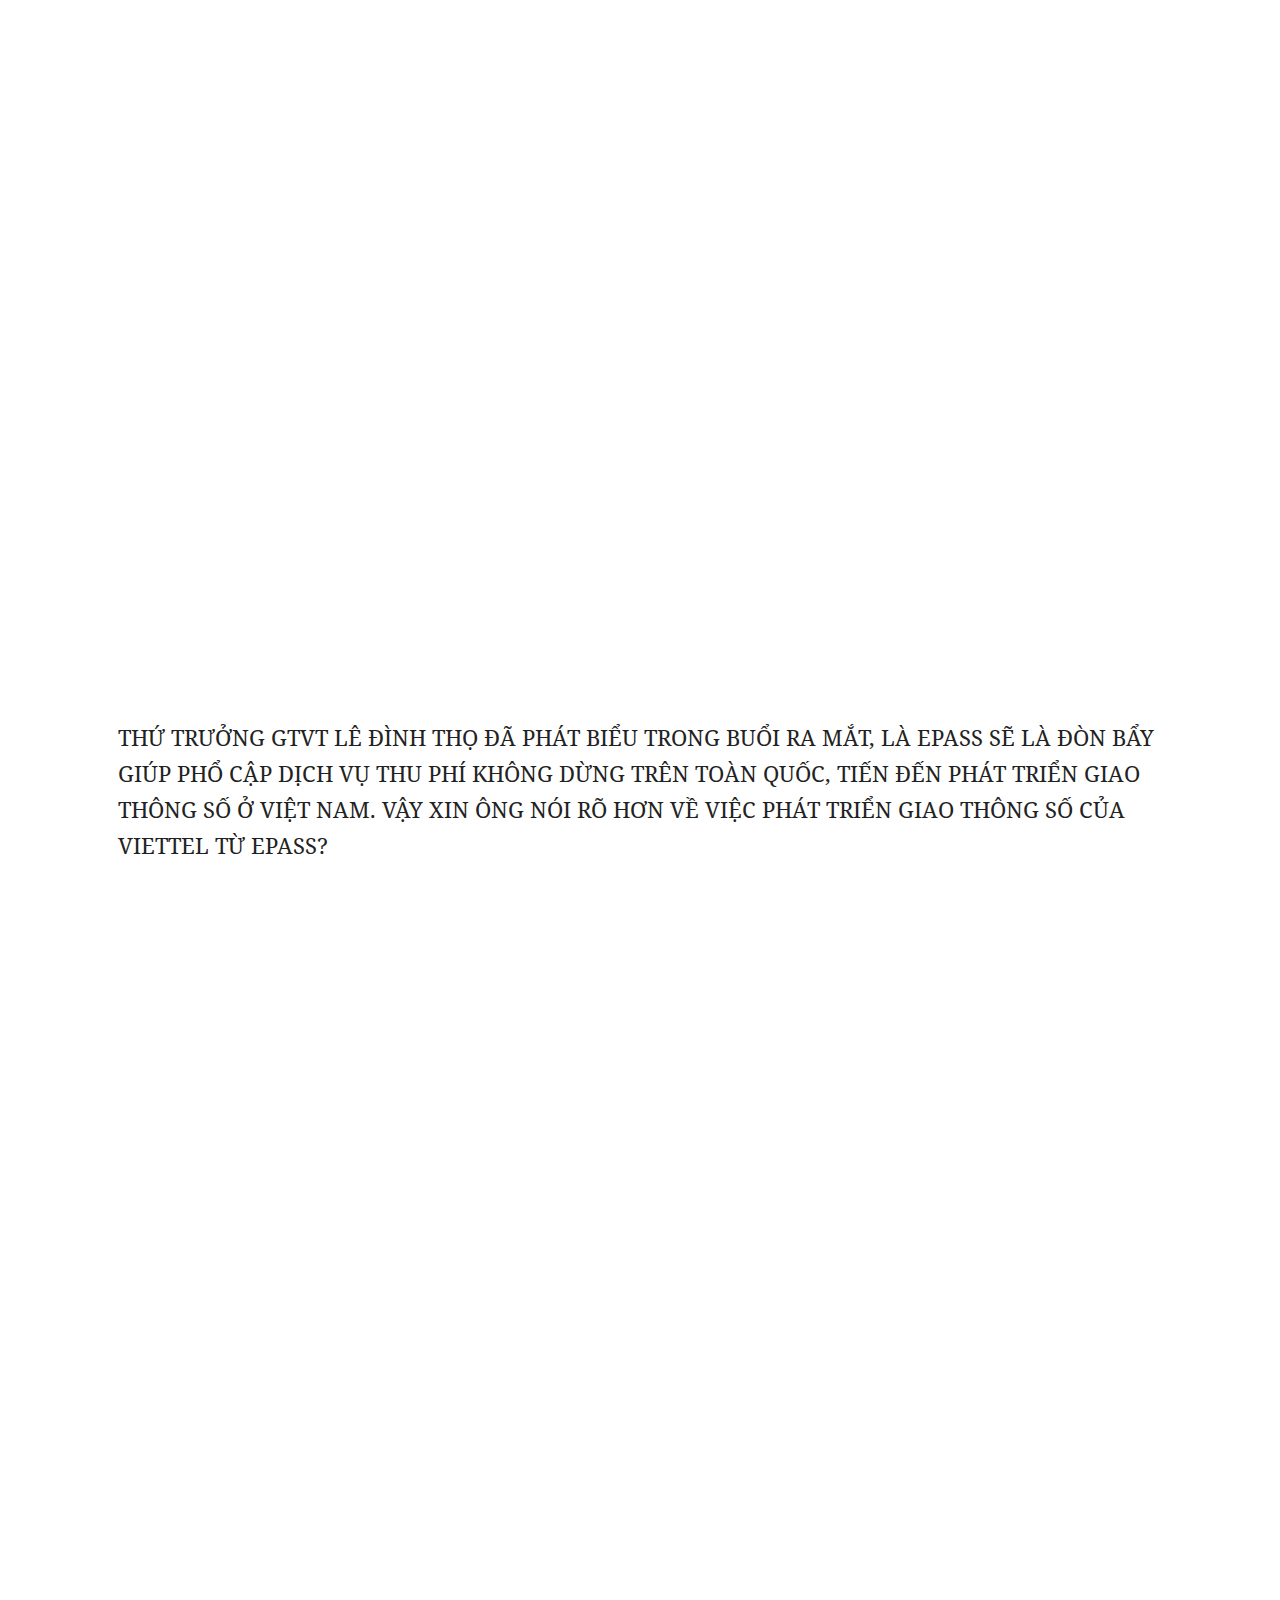
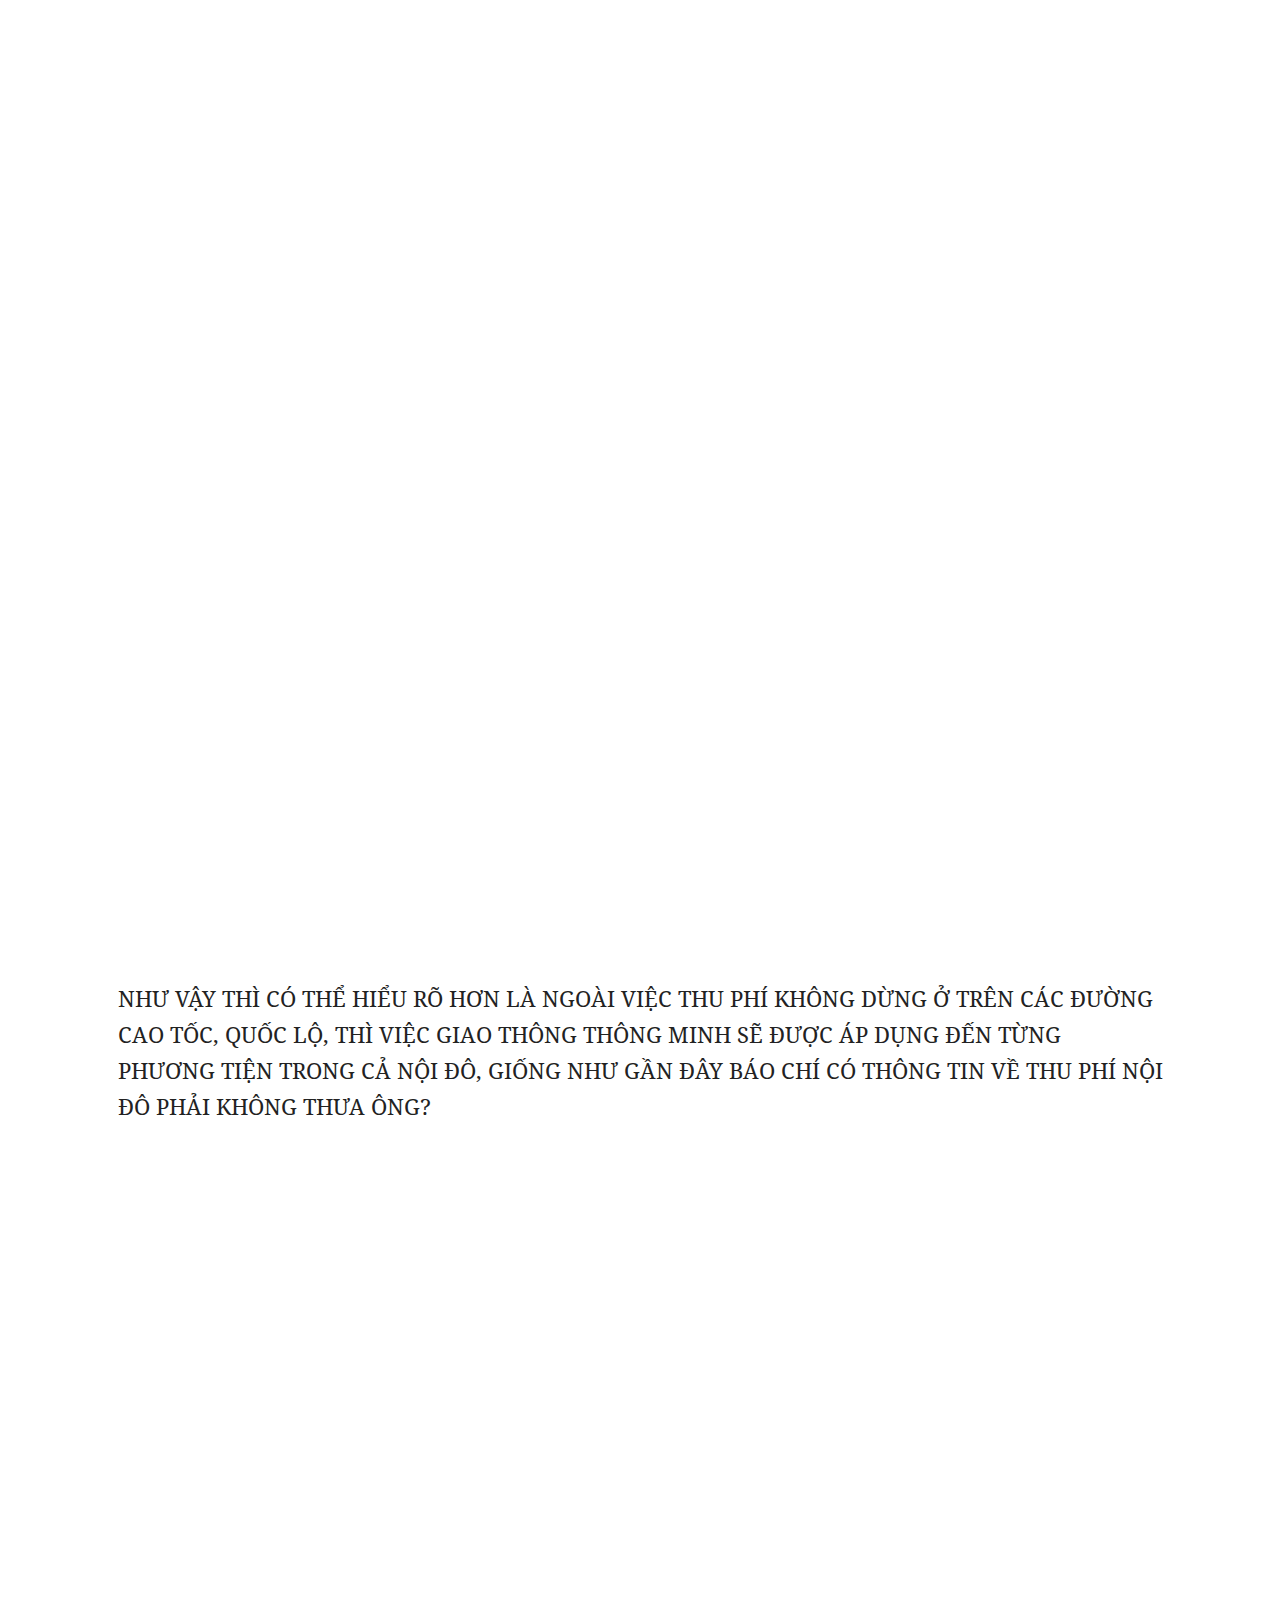
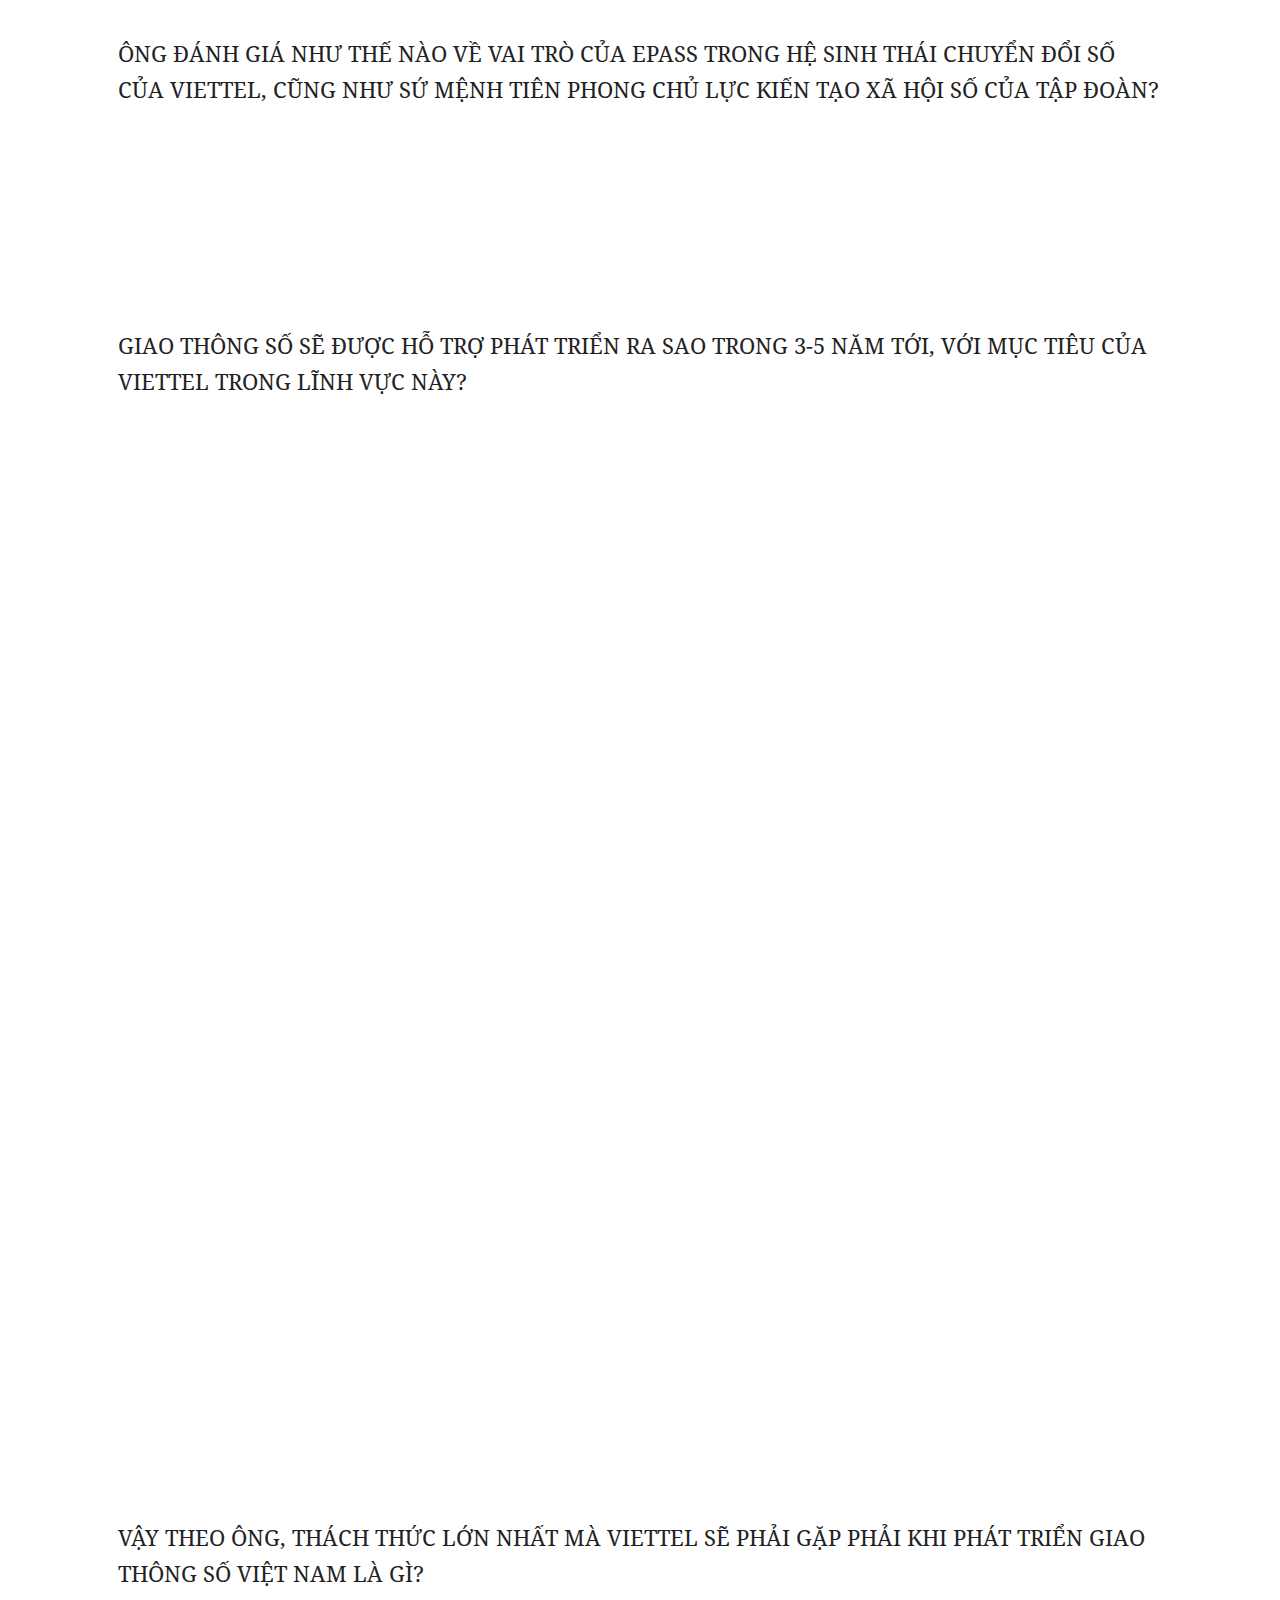
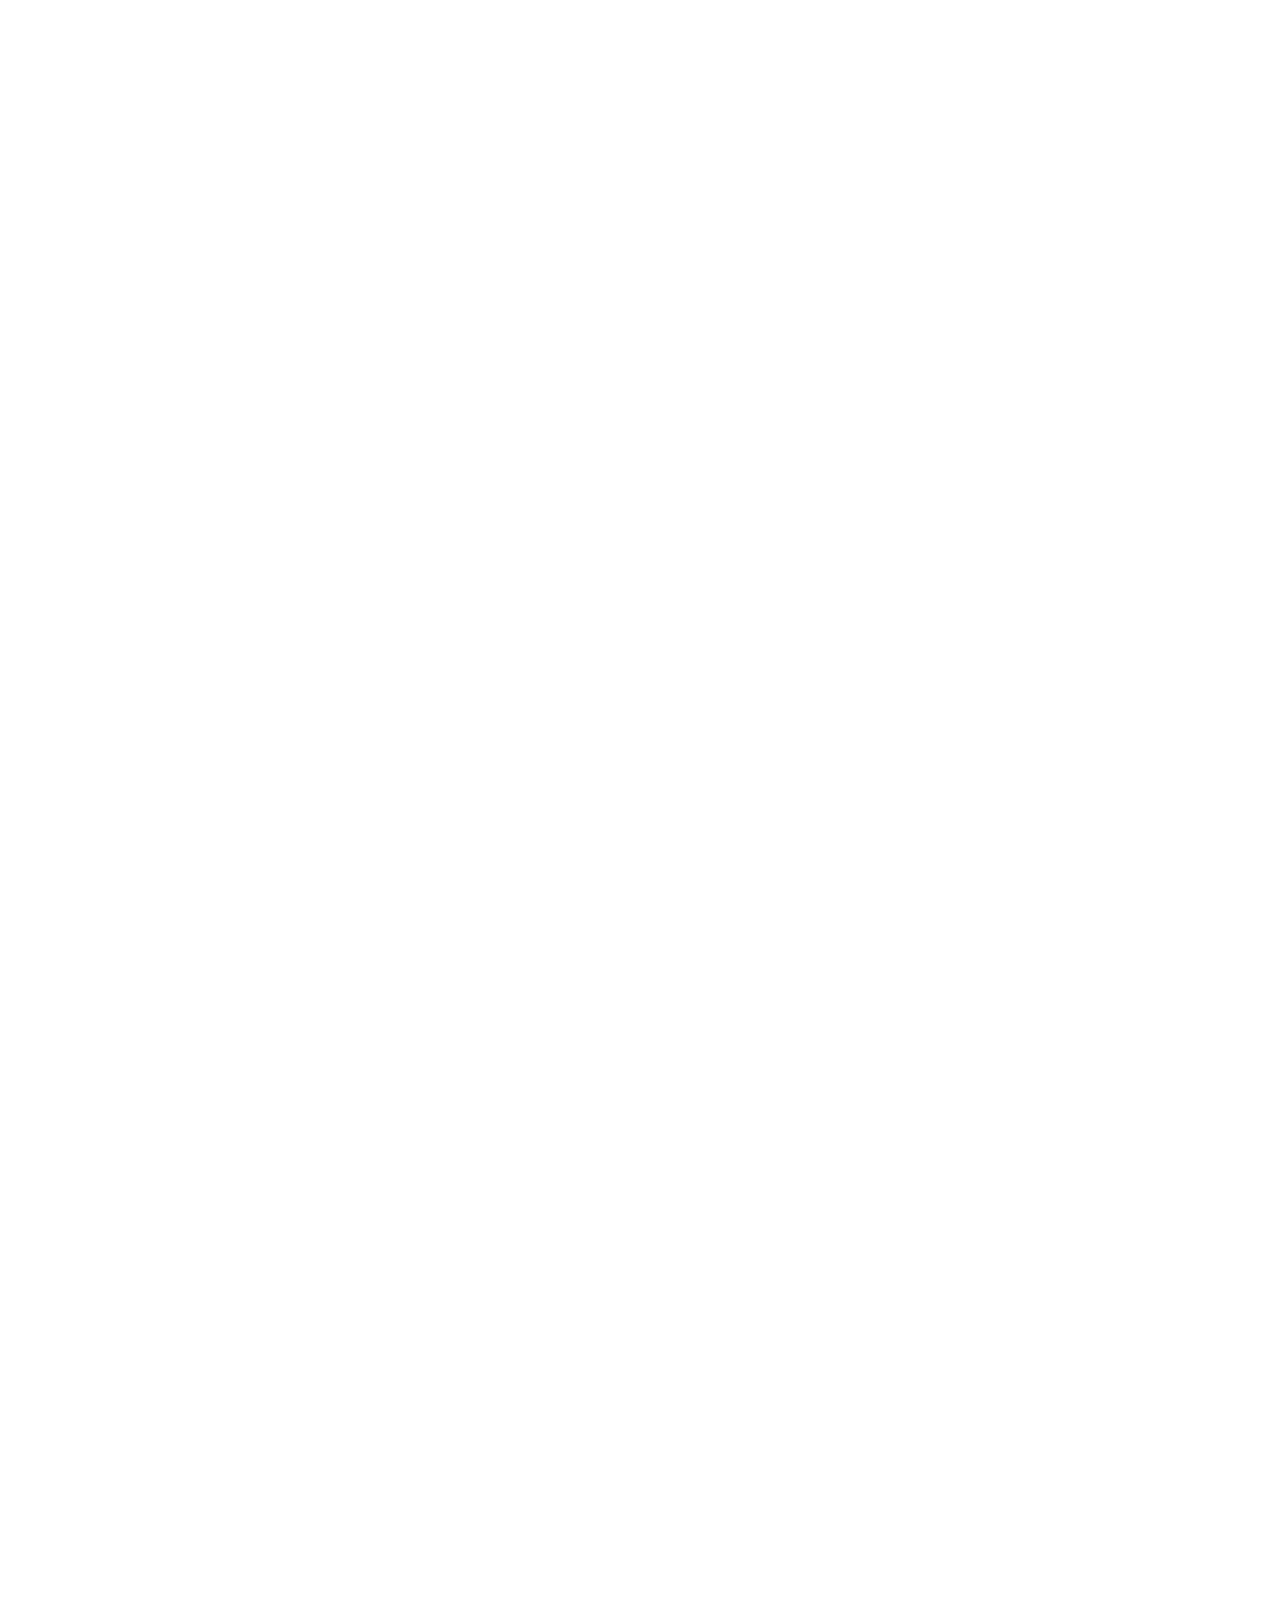
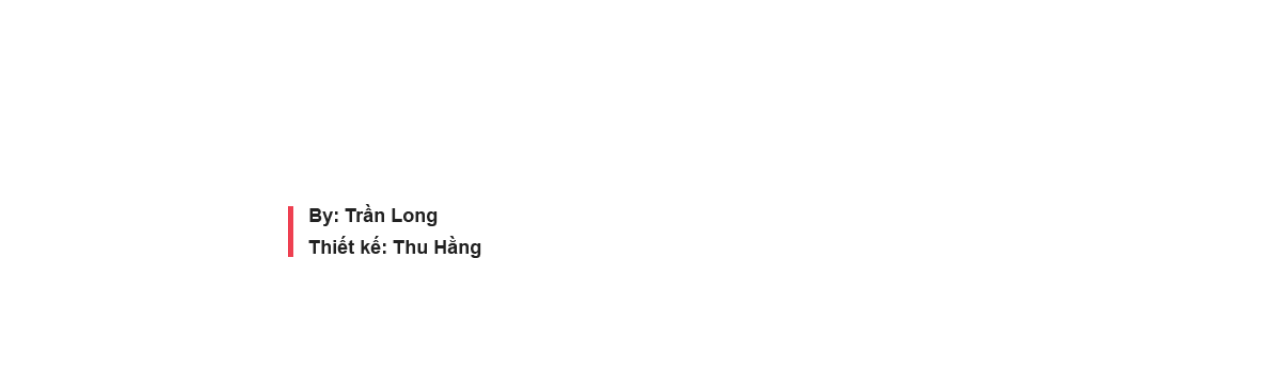
<file: responsive/index.html>
<!DOCTYPE html>
<html lang="en">
  <head>
    <meta charset="UTF-8" />
    <meta name="viewport" content="width=device-width, initial-scale=1.0" />
    <meta http-equiv="X-UA-Compatible" content="ie=edge" />
    <title>1 triệu thẻ ePass với ô tô chỉ là bước đầu, sắp tới là đường thủy, hàng không</title>
    <link rel="stylesheet" href="css/reset.css" />
    <link rel="stylesheet" href="css/fonts.css" />
    <link rel="stylesheet" href="css/animate.css" />
    <link rel="stylesheet" href="css/fancybox.css">
    <link rel="stylesheet" href="css/style.css" />
    <script src="js/jquery-3.3.1.min.js"></script>
    <script src="js/wow.min.js"></script>
    <script src="js/fancybox.js"></script>
    <script>
      $(document).ready(function () {
        new WOW().init();
      });
    </script>
  </head>
  <body>
    <div class="emag-wrapper web">
      <div class="emag-cover">
        <img src="images/web/cover.jpg" alt="" />
      </div>

      <div class="emag-main">
        <div class="emag-content mt-30">
          <div class="emag-sapo w660 wow fadeInUp" data-wow-duration="1s">
            <img src="images/web/sapo.png" alt="">
          </div>

          <div
            class="emag-title w980 wow fadeInUp mt-60"
            data-wow-duration="1s"
          >
            <img src="images/web/title-1.png" alt="" class="mb-0" />
          </div>

          <div class="w980 fadeInUp mb-60">
            <p style="text-transform: uppercase; font-size: 22px; line-height: 36px;">
              Đến cuối năm 2020, tức là sau 5 năm triển khai thu phí tự động, số xe dán thẻ thu phí không dừng mới đạt khoảng 1 triệu và chỉ có 30% nạp tiền. Còn kể từ khi Viettel tham gia thì chưa đầy một năm đã vượt 1 triệu thẻ ePass và có tới 75% nạp tiền sử dụng thường xuyên. Điều gì giúp Viettel bước chân vào một lĩnh vực mới nhưng nắm bắt nhanh chóng và phát triển thần tốc như vậy?
            </p>
          </div>

          <div class="w660 wow fadeInUp" data-wow-duration="1s">
            <p>
              Đến cuối năm 2020, tức là sau 5 năm triển khai thu phí tự động, số xe dán thẻ thu phí không dừng mới đạt khoảng 1 triệu và chỉ có 30% nạp tiền. Còn kể từ khi Viettel tham gia thì chưa đầy một năm đã vượt 1 triệu thẻ ePass và có tới 75% nạp tiền sử dụng thường xuyên. Điều gì giúp Viettel bước chân vào một lĩnh vực mới nhưng nắm bắt nhanh chóng và phát triển thần tốc như vậy?
            </p>

            <p>
              Hiện nay, chúng tôi đang tập trung vào ba lĩnh vực chính khi thực hiện chuyển đổi số quốc gia là y tế, giáo dục và giao thông. Theo đó, về mặt chiến lược, Viettel đã xác định mục tiêu là phải tham gia xây dựng nền giao thông thông minh. Chiến lược này đã được ấp ủ từ lâu, và cũng đã bắt đầu thực hiện.
            </p>

            <p>
              Dự án đầu tiên Chính phủ giao cho Viettel trong lĩnh vực Giao thông chính là dự án thu phí không dừng này. Khi Chính phủ giao nhiệm vụ, lĩnh vực thu phí không dừng đang gặp khó khăn trong hoạt động triển khai cũng như phổ cập dịch vụ.
            </p>

            <p>
              Nhiệm vụ thứ nhất, trong vòng 6 tháng, chúng tôi đã hoàn thành dự án mà Chính phủ giao, là xây dựng hệ thống thu phí không dừng trên toàn quốc. Nhiệm vụ quan trọng thứ hai là phát triển được cơ sở khách hàng. Và trong chưa đầy một năm thì chúng tôi đã phát triển được hơn 1 triệu tài khoản ePass.
            </p>
          </div>

          <div class="w980 wow fadeInUp" data-wow-duration="1s">
            <img src="images/web/img-1.jpg" alt="" />
          </div>

          <div class="w660 wow fadeInUp" data-wow-duration="1s">
            <p>
              Đây thực sự là một kết quả rất quan trọng. Việc Viettel hoàn thành mục tiêu đó chỉ trong thời gian khoảng hơn 10 tháng, theo tôi có một vài yếu tố quyết định.
            </p>

            <p>
              Thứ nhất, việc xây dựng và phát triển hệ thống thu phí không dừng ePass thành công là nhờ Viettel có chiến lược chuyển đổi số từ rất sớm và xây dựng được hệ sinh thái, cộng hưởng sức mạnh của rất nhiều thành viên trong Tập đoàn Viettel. Đó là Tổng Công ty Công nghiệp Công nghệ cao Viettel (VHT) với sáng chế phần mềm OCS tính cước theo thời gian thực đã được Mỹ công nhận; là Tổng Công ty Công trình Viettel đảm nhiệm việc xây dựng hạ tầng, khảo sát lắp đặt thiết bị để đảm bảo hạ tầng viễn thông; là Tổng Công ty dịch vụ số Viettel triển khai liên thông với các ngân hàng cung cấp để cung cấp giải pháp thanh toán thuận tiện cho những người tham gia giao thông; Công ty An ninh mạng Viettel đóng góp các giải pháp an toàn... Nhờ sức mạnh tổng hợp này mà Viettel xây dựng được hệ thống thu phí không dừng nhanh và có chất lượng cao, vận hành tốt.
            </p>

            <p>
              Bên cạnh đó, nhờ việc sở hữu mạng lưới viễn thông phủ khắp đất nước và đội ngũ bán hàng hùng hậu trên tất cả các địa bàn từ thành phố, đô thị đến vùng sâu, vùng xa, công ty con của Viettel là VDTC có thể triển khai tiếp cận và phổ cập dịch vụ nhanh chóng.
            </p>

            <p>
              3.000 điểm cung cấp dịch vụ và 20.000 nhân viên bán hàng đã tham gia hệ thống kênh phát triển dịch vụ ePass của Viettel, lớn hơn gần 100 lần so với kênh bán hàng và chăm sóc khách hàng của nhà cung cấp đầu tiên. Điều này đã giúp cho dịch vụ ePass phủ khắp 63/63 tỉnh thành Việt Nam ngay khi ra mắt, và việc sở hữu một thẻ ePass là dễ dàng, đơn giản với tất cả mọi người.
            </p>

            <p>
              Tuy nhiên, ngoài sức mạnh tổng hợp, tinh thần quyết liệt, làm đến cùng của người Viettel chính là một nhân tố quan trọng giúp ePass phát triển nhanh và vượt 1 triệu thẻ.
            </p>

            <p>
              Ngoài sự nỗ lực, cách tổ chức khoa học, Hệ sinh thái chuyển đổi số hoàn chỉnh của Viettel, thì quan trọng nhất là người dân, người lái xe đã bắt đầu ý thức được hệ thống thu phí không dừng này là một công cụ thuận tiện, hiện đại và rất hữu hiệu. Đây là một xu thế tất yếu, nên là người dân rất tích cực trong việc sử dụng, dán thẻ ePass.
            </p>
          </div>

          <div class="w980 wow fadeInUp mb-60" data-wow-duration="1s">
            <img src="images/web/img-2.jpg" alt="" />
          </div>

          <div class="w980 fadeInUp mb-60">
            <p style="text-transform: uppercase; font-size: 22px; line-height: 36px; text-align: center;">
              VDTC từng đánh giá, phải mất 27 năm thì mới bắt đầu có lãi từ dự án thu phí không dừng. Vậy đâu là động lực để Viettel tham gia vào thị trường thu phí tự động không dừng được đánh giá là rất khó khăn này?
            </p>
          </div>

          <div class="w660 wow fadeInUp" data-wow-duration="1s">
            <p>
              Thứ nhất, đây là nhiệm vụ mà chúng tôi nhận từ Chính phủ. Là doanh nghiệp quân đội, doanh nghiệp tiên phong, chủ lực kiến tạo xã hội số, nhiệm vụ khó khăn mà Chính phủ giao, Nhà nước giao, chúng tôi đương nhiên là phải nhận và thực hiện thành công dự án này.
            </p>

            <p>
              Thứ hai, sau khi tính toán lại, chúng tôi thấy rằng, với nguồn lực và quyết tâm của Viettel, cách đầu tư tiết kiệm, hiệu quả, tổ chức bộ máy tối ưu hơn thì chúng tôi tin tưởng dự báo sẽ khả quan rất nhiều. Dự kiến sẽ giảm 10 năm so với dự toán trước đó.
            </p>

            <p>
              Thứ ba, rất quan trọng như tôi đã nói ban đầu, thì mục tiêu của chúng tôi là xây dựng nền tảng giao thông thông minh cho Việt Nam. Thu phí không dừng mới chỉ là dự án đầu tiên trong quá trình xây dựng hệ thống giao thông thông minh đó. Phải làm dự án này thì các bước tiếp theo mới thực hiện được.
            </p>
          </div>

          <div
            class="emag-title w980 wow fadeInUp mt-60"
            data-wow-duration="1s"
          >
            <img src="images/web/title-2.png" alt="" />
          </div>

          <div class="w980 fadeInUp mb-60">
            <p style="text-transform: uppercase; font-size: 22px; line-height: 36px;">
              Thứ trưởng GTVT Lê Đình Thọ đã phát biểu trong buổi ra mắt, là ePass sẽ là đòn bẩy giúp phổ cập dịch vụ thu phí không dừng trên toàn quốc, tiến đến phát triển giao thông số ở Việt Nam. Vậy xin ông nói rõ hơn về việc phát triển giao thông số của Viettel từ ePass? 
            </p>
          </div>

          <div class="w660 wow fadeInUp" data-wow-duration="1s">
            <p>
              Trước đây, thu phí trên đường cao tốc, chúng ta sử dụng nhân công. Việc sử dụng con người sẽ có ba điểm yếu.
            </p>

            <p>
              Một là luôn làm cho giao thông tắc nghẽn. Lưu lượng giao thông cao mà cứ phải ngồi chờ mua vé rồi soát vé. Hai là tính chính xác không cao. Ba là nếu còn dùng nhân công thì không bao giờ áp dụng được những công nghệ hiện đại vào giao thông vận tải.
            </p>

            <p>
              Dự án đầu tiên, dễ áp dụng công nghệ nhất vào giao thông vận tải chính là dự án này. Chính vì vậy, việc đầu tiên là phải điện tử hóa tất cả các công đoạn của công đoạn thu phí, tức là một cách để thông minh hóa con đường.
            </p>

            <p>
              Tiếp theo là thông minh hóa ô tô. Để làm được thì quan trọng nhất là tư duy của người lái xe phải thay đổi, từ bỏ việc thao tác thủ công mà sử dụng những gì hiện đại, thuận tiện hơn, chính xác hơn. Khi người ta chấp nhận hệ thống thu phí không dừng này, chắc chắn họ cũng sẽ chấp nhận việc biến ô tô của mình trở thành thông minh.
            </p>

            <p>
              Sắp tới, chúng tôi sẽ có những giải pháp để biến bất cứ ô tô nào lưu thông trên đường trở thành ô tô thông minh, có thể đi tìm bãi đỗ xe, sửa xe… Bất cứ thứ gì tài xế cần, đều được tự động hết. Mỗi chiếc xe chạy trên đường sẽ trở thành chiếc xe thông minh. 
            </p>
          </div>

          <div class="w980 wow fadeInUp mb-60" data-wow-duration="1s">
            <img src="images/web/img-3.jpg" alt="" />
          </div>

          <div class="w980 fadeInUp mb-60">
            <p style="text-transform: uppercase; font-size: 22px; line-height: 36px;">
              Như vậy thì có thể hiểu rõ hơn là ngoài việc thu phí không dừng ở trên các đường cao tốc, quốc lộ, thì việc giao thông thông minh sẽ được áp dụng đến từng phương tiện trong cả nội đô, giống như gần đây báo chí có thông tin về thu phí nội đô phải không thưa ông?
            </p>
          </div>

          <div class="w660 wow fadeInUp" data-wow-duration="1s">
            <p>
              Ví dụ, nếu muốn thu phí nội đô, chúng ta sẽ không bao giờ còn cần phải xây lên những trạm thu phí nữa, vì ôtô đã “thông minh” rồi.
            </p>

            <p>
              Chúng tôi sẵn sàng cung cấp những giải pháp để ranh giới nội đô sẽ là ranh giới mềm chứ không phải là trạm thu phí. 
            </p>
          </div>

          <div
            class="emag-title w980 wow fadeInUp mt-60"
            data-wow-duration="1s"
          >
            <img src="images/web/title-3.png" alt="" />
          </div>

          <div class="w980 fadeInUp mb-60">
            <p style="text-transform: uppercase; font-size: 22px; line-height: 36px;">
              Ông đánh giá như thế nào về vai trò của ePass trong hệ sinh thái chuyển đổi số của Viettel, cũng như sứ mệnh tiên phong chủ lực kiến tạo xã hội số của Tập đoàn?
            </p>
          </div>

          <div class="w660 wow fadeInUp" data-wow-duration="1s">
            <p>
              Như tôi đã trả lời trước đó, trong công cuộc chuyển đổi số quốc gia, chúng tôi đặt ra 3 lĩnh vực cần tập trung là y tế, giáo dục và giao thông. Hiện nay, y tế, giáo dục thì chúng tôi làm rất nhiều và mọi người đã biết. Còn giao thông thì chúng tôi chỉ mới bắt đầu, chính từ ePass. VDTC theo đó cũng sẽ là nhân tố quan trọng trong việc thực hiện chương trình chuyển đổi số quốc gia.
            </p>
          </div>

          <div class="w980 fadeInUp mb-60">
            <p style="text-transform: uppercase; font-size: 22px; line-height: 36px;">
              Giao thông số sẽ được hỗ trợ phát triển ra sao trong 3-5 năm tới, với mục tiêu của Viettel trong lĩnh vực này?
            </p>
          </div>

          <div class="w660 wow fadeInUp" data-wow-duration="1s">
            <p>
              Sau thành công bước đầu của hệ thống thu phí không dừng, chúng tôi đã nhận khá nhiều nhiệm vụ từ Bộ Giao thông Vận tải trong công cuộc xây dựng giao thông thông minh ở Việt Nam. Đường bộ chỉ là bước đầu. Sắp tới là đường thủy, hàng không.
            </p>

            <p>
              Để làm được những việc đó, đương nhiên là Tập đoàn cũng sẽ lấy VDTC làm chủ lực. Chúng tôi chắc chắn sẽ đầu tư nguồn lực cả về con người, cả về vật chất, cả về những công nghệ hiện đại nhất.
            </p>
          </div>

          <div class="emag-fullwidth wow fadeInUp" data-wow-duration="1s">
            <img src="images/web/img-4.jpg" alt="" />
          </div>

          <div class="w980 fadeInUp mb-60">
            <p style="text-transform: uppercase; font-size: 22px; line-height: 36px;">
              Vậy theo ông, thách thức lớn nhất mà Viettel sẽ phải gặp phải khi phát triển giao thông số Việt Nam là gì?
            </p>
          </div>

          <div class="w660 wow fadeInUp" data-wow-duration="1s">
            <p>
              Cũng giống như tất cả những lĩnh vực khác, đầu tiên là hành lang pháp lý chưa hoàn chỉnh. Chắc chắn là làm cái gì mới thì bao giờ cũng “vướng”. Vậy nên chúng tôi luôn kiến nghị chúng ta phải cố gắng làm sao để phát triển đến đâu thì quản lý theo đến đấy. Điều này sẽ tạo ra một môi trường thuận lợi cho việc phát triển những thứ mới và xây dựng xã hội số, trong đó có giao thông số.
            </p>

            <p>
              Chúng tôi sẵn sàng làm những thứ mới. Chúng ta làm thử, thí điểm trước, sau đó triển khai chính thức sau. Rồi khi dịch vụ đã hoàn chỉnh, đã thử nghiệm tốt rồi thì vấn đề quản lý, hành lang pháp lý, chính sách sẽ đi theo. 
            </p>

            <p>
              Tôi nghĩ thời điểm này phát triển giao thông số là rất thuận lợi. Công nghệ không phải là vấn đề, Viettel sẵn sàng. Về mong muốn và chiến lược giao thông số, Bộ Giao thông Vận tải và Chính phủ đã sẵn sàng. Tuy nhiên, để tất cả cơ chế chính sách được hợp lý, đẩy mạnh giao thông số phát triển, chúng ta phải tiếp tục hoàn thiện cơ chế quản lý. 
            </p>

            <p><em><strong>Cảm ơn ông!</strong></em></p>
          </div>

          <div class="w980 wow fadeInUp" data-wow-duration="1s">
            <div style="display: flex; flex-direction: column;">
              <div style="display: flex;margin-bottom: 5px">
                <a data-fancybox="gallery" data-src="images/web/img-5.jpg" style="flex: 1; margin-right: 5px;">
                  <img src="images/web/img-5.jpg" class="mb-0" />
                </a>
          
                <a data-fancybox="gallery" data-src="images/web/img-6.jpg" style="flex: 1">
                  <img src="images/web/img-6.jpg" class="mb-0" />
                </a>
              </div>

              <div style="display: flex;">
                <a data-fancybox="gallery" data-src="images/web/img-7.jpeg" style="flex: 1; margin-right: 5px">
                  <img src="images/web/img-7.jpeg" class="mb-0" />
                </a>
          
                <a data-fancybox="gallery" data-src="images/web/img-8.jpeg" style="flex: 1">
                  <img src="images/web/img-8.jpeg" class="mb-0" />
                </a>
              </div>
            </div>
          </div>

          <div class="w660 mt-80 pb-100">
            <img src="images/web/credit.png" alt="" />
          </div>
        </div>
      </div>
    </div>

    <div class="emag-wrapper mobile">
      <div class="emag-cover">
        <img src="images/mobile/cover.jpg" alt="" />
      </div>

      <div class="emag-main">
        <img src="images/mobile/sapo.png" alt="" class="mt-30" />

        <div class="emag-title">
          <img src="images/mobile/title-1.png" alt="" />
        </div>

        <div class="emag-content">
          <p style="text-transform: uppercase;">
            Đến cuối năm 2020, tức là sau 5 năm triển khai thu phí tự động, số xe dán thẻ thu phí không dừng mới đạt khoảng 1 triệu và chỉ có 30% nạp tiền. Còn kể từ khi Viettel tham gia thì chưa đầy một năm đã vượt 1 triệu thẻ ePass và có tới 75% nạp tiền sử dụng thường xuyên. Điều gì giúp Viettel bước chân vào một lĩnh vực mới nhưng nắm bắt nhanh chóng và phát triển thần tốc như vậy?
          </p>

          <p>
            Đến cuối năm 2020, tức là sau 5 năm triển khai thu phí tự động, số xe dán thẻ thu phí không dừng mới đạt khoảng 1 triệu và chỉ có 30% nạp tiền. Còn kể từ khi Viettel tham gia thì chưa đầy một năm đã vượt 1 triệu thẻ ePass và có tới 75% nạp tiền sử dụng thường xuyên. Điều gì giúp Viettel bước chân vào một lĩnh vực mới nhưng nắm bắt nhanh chóng và phát triển thần tốc như vậy?
          </p>

          <p>
            Hiện nay, chúng tôi đang tập trung vào ba lĩnh vực chính khi thực hiện chuyển đổi số quốc gia là y tế, giáo dục và giao thông. Theo đó, về mặt chiến lược, Viettel đã xác định mục tiêu là phải tham gia xây dựng nền giao thông thông minh. Chiến lược này đã được ấp ủ từ lâu, và cũng đã bắt đầu thực hiện.
          </p>

          <p>
            Dự án đầu tiên Chính phủ giao cho Viettel trong lĩnh vực Giao thông chính là dự án thu phí không dừng này. Khi Chính phủ giao nhiệm vụ, lĩnh vực thu phí không dừng đang gặp khó khăn trong hoạt động triển khai cũng như phổ cập dịch vụ.
          </p>

          <p>
            Nhiệm vụ thứ nhất, trong vòng 6 tháng, chúng tôi đã hoàn thành dự án mà Chính phủ giao, là xây dựng hệ thống thu phí không dừng trên toàn quốc. Nhiệm vụ quan trọng thứ hai là phát triển được cơ sở khách hàng. Và trong chưa đầy một năm thì chúng tôi đã phát triển được hơn 1 triệu tài khoản ePass.
          </p>
        </div>

        <img src="images/mobile/img-1.jpg" alt="" />

        <div class="emag-content">
          <p>
            Đây thực sự là một kết quả rất quan trọng. Việc Viettel hoàn thành mục tiêu đó chỉ trong thời gian khoảng hơn 10 tháng, theo tôi có một vài yếu tố quyết định.
          </p>

          <p>
            Thứ nhất, việc xây dựng và phát triển hệ thống thu phí không dừng ePass thành công là nhờ Viettel có chiến lược chuyển đổi số từ rất sớm và xây dựng được hệ sinh thái, cộng hưởng sức mạnh của rất nhiều thành viên trong Tập đoàn Viettel. Đó là Tổng Công ty Công nghiệp Công nghệ cao Viettel (VHT) với sáng chế phần mềm OCS tính cước theo thời gian thực đã được Mỹ công nhận; là Tổng Công ty Công trình Viettel đảm nhiệm việc xây dựng hạ tầng, khảo sát lắp đặt thiết bị để đảm bảo hạ tầng viễn thông; là Tổng Công ty dịch vụ số Viettel triển khai liên thông với các ngân hàng cung cấp để cung cấp giải pháp thanh toán thuận tiện cho những người tham gia giao thông; Công ty An ninh mạng Viettel đóng góp các giải pháp an toàn... Nhờ sức mạnh tổng hợp này mà Viettel xây dựng được hệ thống thu phí không dừng nhanh và có chất lượng cao, vận hành tốt.
          </p>

          <p>
            Bên cạnh đó, nhờ việc sở hữu mạng lưới viễn thông phủ khắp đất nước và đội ngũ bán hàng hùng hậu trên tất cả các địa bàn từ thành phố, đô thị đến vùng sâu, vùng xa, công ty con của Viettel là VDTC có thể triển khai tiếp cận và phổ cập dịch vụ nhanh chóng.
          </p>

          <p>
            3.000 điểm cung cấp dịch vụ và 20.000 nhân viên bán hàng đã tham gia hệ thống kênh phát triển dịch vụ ePass của Viettel, lớn hơn gần 100 lần so với kênh bán hàng và chăm sóc khách hàng của nhà cung cấp đầu tiên. Điều này đã giúp cho dịch vụ ePass phủ khắp 63/63 tỉnh thành Việt Nam ngay khi ra mắt, và việc sở hữu một thẻ ePass là dễ dàng, đơn giản với tất cả mọi người.
          </p>

          <p>
            Tuy nhiên, ngoài sức mạnh tổng hợp, tinh thần quyết liệt, làm đến cùng của người Viettel chính là một nhân tố quan trọng giúp ePass phát triển nhanh và vượt 1 triệu thẻ.
          </p>

          <p>
            Ngoài sự nỗ lực, cách tổ chức khoa học, Hệ sinh thái chuyển đổi số hoàn chỉnh của Viettel, thì quan trọng nhất là người dân, người lái xe đã bắt đầu ý thức được hệ thống thu phí không dừng này là một công cụ thuận tiện, hiện đại và rất hữu hiệu. Đây là một xu thế tất yếu, nên là người dân rất tích cực trong việc sử dụng, dán thẻ ePass.
          </p>
        </div>

        <img src="images/mobile/img-2.jpg" alt="" />

        <div class="emag-content">
          <p style="text-transform: uppercase;">
            VDTC từng đánh giá, phải mất 27 năm thì mới bắt đầu có lãi từ dự án thu phí không dừng. Vậy đâu là động lực để Viettel tham gia vào thị trường thu phí tự động không dừng được đánh giá là rất khó khăn này?
          </p>

          <p>
            Thứ nhất, đây là nhiệm vụ mà chúng tôi nhận từ Chính phủ. Là doanh nghiệp quân đội, doanh nghiệp tiên phong, chủ lực kiến tạo xã hội số, nhiệm vụ khó khăn mà Chính phủ giao, Nhà nước giao, chúng tôi đương nhiên là phải nhận và thực hiện thành công dự án này.
          </p>

          <p>
            Thứ hai, sau khi tính toán lại, chúng tôi thấy rằng, với nguồn lực và quyết tâm của Viettel, cách đầu tư tiết kiệm, hiệu quả, tổ chức bộ máy tối ưu hơn thì chúng tôi tin tưởng dự báo sẽ khả quan rất nhiều. Dự kiến sẽ giảm 10 năm so với dự toán trước đó.
          </p>

          <p>
            Thứ ba, rất quan trọng như tôi đã nói ban đầu, thì mục tiêu của chúng tôi là xây dựng nền tảng giao thông thông minh cho Việt Nam. Thu phí không dừng mới chỉ là dự án đầu tiên trong quá trình xây dựng hệ thống giao thông thông minh đó. Phải làm dự án này thì các bước tiếp theo mới thực hiện được.
          </p>
        </div>

        <div class="emag-title">
          <img src="images/mobile/title-2.png" alt="" />
        </div>

        <div class="emag-content">
          <p style="text-transform: uppercase;">
            Thứ trưởng GTVT Lê Đình Thọ đã phát biểu trong buổi ra mắt, là ePass sẽ là đòn bẩy giúp phổ cập dịch vụ thu phí không dừng trên toàn quốc, tiến đến phát triển giao thông số ở Việt Nam. Vậy xin ông nói rõ hơn về việc phát triển giao thông số của Viettel từ ePass? 
          </p>

          <p>
            Trước đây, thu phí trên đường cao tốc, chúng ta sử dụng nhân công. Việc sử dụng con người sẽ có ba điểm yếu.
          </p>

          <p>
            Một là luôn làm cho giao thông tắc nghẽn. Lưu lượng giao thông cao mà cứ phải ngồi chờ mua vé rồi soát vé. Hai là tính chính xác không cao. Ba là nếu còn dùng nhân công thì không bao giờ áp dụng được những công nghệ hiện đại vào giao thông vận tải.
          </p>

          <p>
            Dự án đầu tiên, dễ áp dụng công nghệ nhất vào giao thông vận tải chính là dự án này. Chính vì vậy, việc đầu tiên là phải điện tử hóa tất cả các công đoạn của công đoạn thu phí, tức là một cách để thông minh hóa con đường.
          </p>

          <p>
            Tiếp theo là thông minh hóa ô tô. Để làm được thì quan trọng nhất là tư duy của người lái xe phải thay đổi, từ bỏ việc thao tác thủ công mà sử dụng những gì hiện đại, thuận tiện hơn, chính xác hơn. Khi người ta chấp nhận hệ thống thu phí không dừng này, chắc chắn họ cũng sẽ chấp nhận việc biến ô tô của mình trở thành thông minh.
          </p>

          <p>
            Sắp tới, chúng tôi sẽ có những giải pháp để biến bất cứ ô tô nào lưu thông trên đường trở thành ô tô thông minh, có thể đi tìm bãi đỗ xe, sửa xe… Bất cứ thứ gì tài xế cần, đều được tự động hết. Mỗi chiếc xe chạy trên đường sẽ trở thành chiếc xe thông minh. 
          </p>
        </div>

        <img src="images/mobile/img-3.jpg" alt="" />

        <div class="emag-content">
          <p style="text-transform: uppercase;">
            Như vậy thì có thể hiểu rõ hơn là ngoài việc thu phí không dừng ở trên các đường cao tốc, quốc lộ, thì việc giao thông thông minh sẽ được áp dụng đến từng phương tiện trong cả nội đô, giống như gần đây báo chí có thông tin về thu phí nội đô phải không thưa ông?
          </p>

          <p>
            Ví dụ, nếu muốn thu phí nội đô, chúng ta sẽ không bao giờ còn cần phải xây lên những trạm thu phí nữa, vì ôtô đã “thông minh” rồi.
          </p>

          <p>
            Chúng tôi sẵn sàng cung cấp những giải pháp để ranh giới nội đô sẽ là ranh giới mềm chứ không phải là trạm thu phí. 
          </p>
        </div>

        <div class="emag-title">
          <img src="images/mobile/title-3.png" alt="" />
        </div>

        <div class="emag-content">
          <p style="text-transform: uppercase;">
            Ông đánh giá như thế nào về vai trò của ePass trong hệ sinh thái chuyển đổi số của Viettel, cũng như sứ mệnh tiên phong chủ lực kiến tạo xã hội số của Tập đoàn?
          </p>

          <p>
            Như tôi đã trả lời trước đó, trong công cuộc chuyển đổi số quốc gia, chúng tôi đặt ra 3 lĩnh vực cần tập trung là y tế, giáo dục và giao thông. Hiện nay, y tế, giáo dục thì chúng tôi làm rất nhiều và mọi người đã biết. Còn giao thông thì chúng tôi chỉ mới bắt đầu, chính từ ePass. VDTC theo đó cũng sẽ là nhân tố quan trọng trong việc thực hiện chương trình chuyển đổi số quốc gia.
          </p>

          <p style="text-transform: uppercase;">
            Giao thông số sẽ được hỗ trợ phát triển ra sao trong 3-5 năm tới, với mục tiêu của Viettel trong lĩnh vực này?
          </p>

          <p>
            Sau thành công bước đầu của hệ thống thu phí không dừng, chúng tôi đã nhận khá nhiều nhiệm vụ từ Bộ Giao thông Vận tải trong công cuộc xây dựng giao thông thông minh ở Việt Nam. Đường bộ chỉ là bước đầu. Sắp tới là đường thủy, hàng không.
          </p>

          <p>
            Để làm được những việc đó, đương nhiên là Tập đoàn cũng sẽ lấy VDTC làm chủ lực. Chúng tôi chắc chắn sẽ đầu tư nguồn lực cả về con người, cả về vật chất, cả về những công nghệ hiện đại nhất.
          </p>
        </div>

        <img src="images/mobile/img-3.jpg" alt="" />

        <div class="emag-content">
          <p style="text-transform: uppercase;">
            Vậy theo ông, thách thức lớn nhất mà Viettel sẽ phải gặp phải khi phát triển giao thông số Việt Nam là gì?
          </p>

          <p>
            Cũng giống như tất cả những lĩnh vực khác, đầu tiên là hành lang pháp lý chưa hoàn chỉnh. Chắc chắn là làm cái gì mới thì bao giờ cũng “vướng”. Vậy nên chúng tôi luôn kiến nghị chúng ta phải cố gắng làm sao để phát triển đến đâu thì quản lý theo đến đấy. Điều này sẽ tạo ra một môi trường thuận lợi cho việc phát triển những thứ mới và xây dựng xã hội số, trong đó có giao thông số.
          </p>

          <p>
            Chúng tôi sẵn sàng làm những thứ mới. Chúng ta làm thử, thí điểm trước, sau đó triển khai chính thức sau. Rồi khi dịch vụ đã hoàn chỉnh, đã thử nghiệm tốt rồi thì vấn đề quản lý, hành lang pháp lý, chính sách sẽ đi theo. 
          </p>

          <p>
            Tôi nghĩ thời điểm này phát triển giao thông số là rất thuận lợi. Công nghệ không phải là vấn đề, Viettel sẵn sàng. Về mong muốn và chiến lược giao thông số, Bộ Giao thông Vận tải và Chính phủ đã sẵn sàng. Tuy nhiên, để tất cả cơ chế chính sách được hợp lý, đẩy mạnh giao thông số phát triển, chúng ta phải tiếp tục hoàn thiện cơ chế quản lý. 
          </p>

          <p><em><strong>Cảm ơn ông!</strong></em></p>
        </div>

        <img src="images/mobile/img-5.jpg" alt="" />

        <img src="images/mobile/img-6.jpg" alt="" />

        <img src="images/mobile/img-7.jpeg" alt="" />

        <img src="images/mobile/img-8.jpeg" alt="" />

        <div class="emag-credit">
          <img src="images/mobile/credit.png" alt="" />
        </div>
      </div>
    </div>
  </body>
</html>
</file>
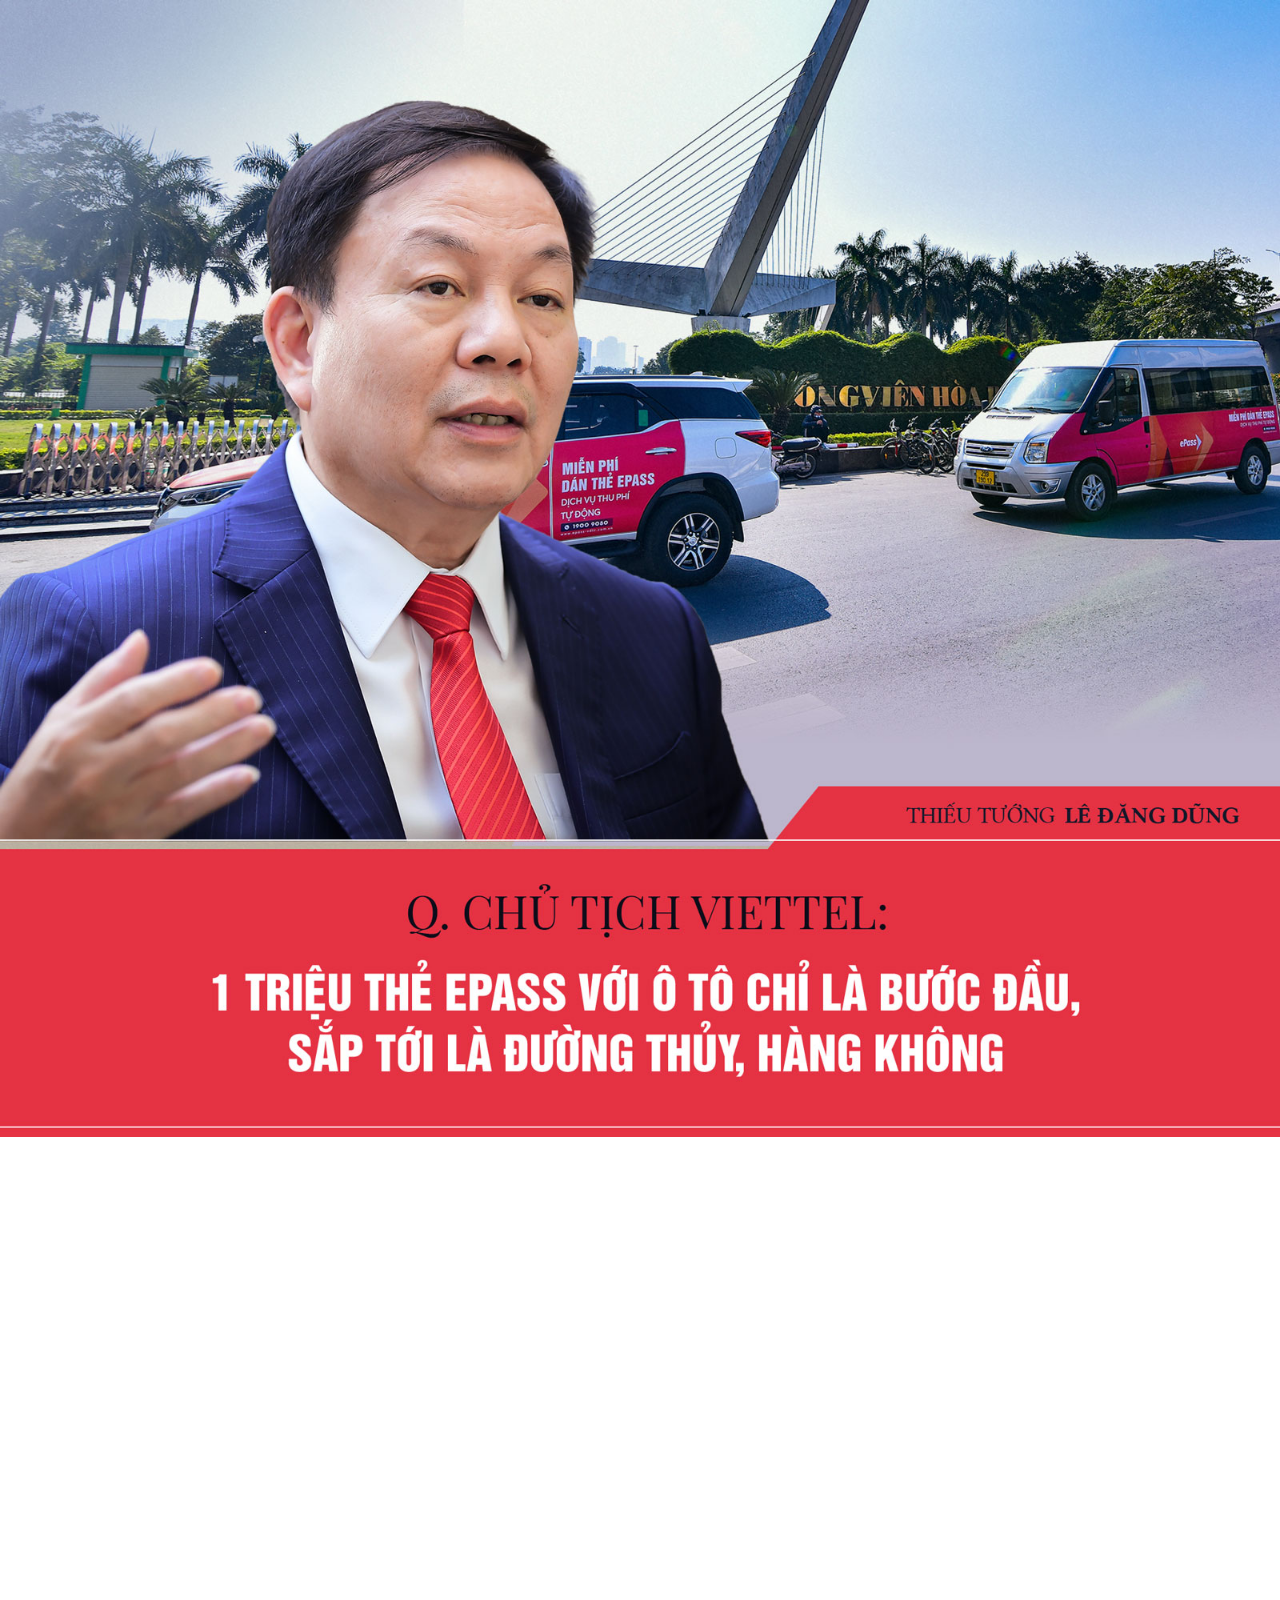
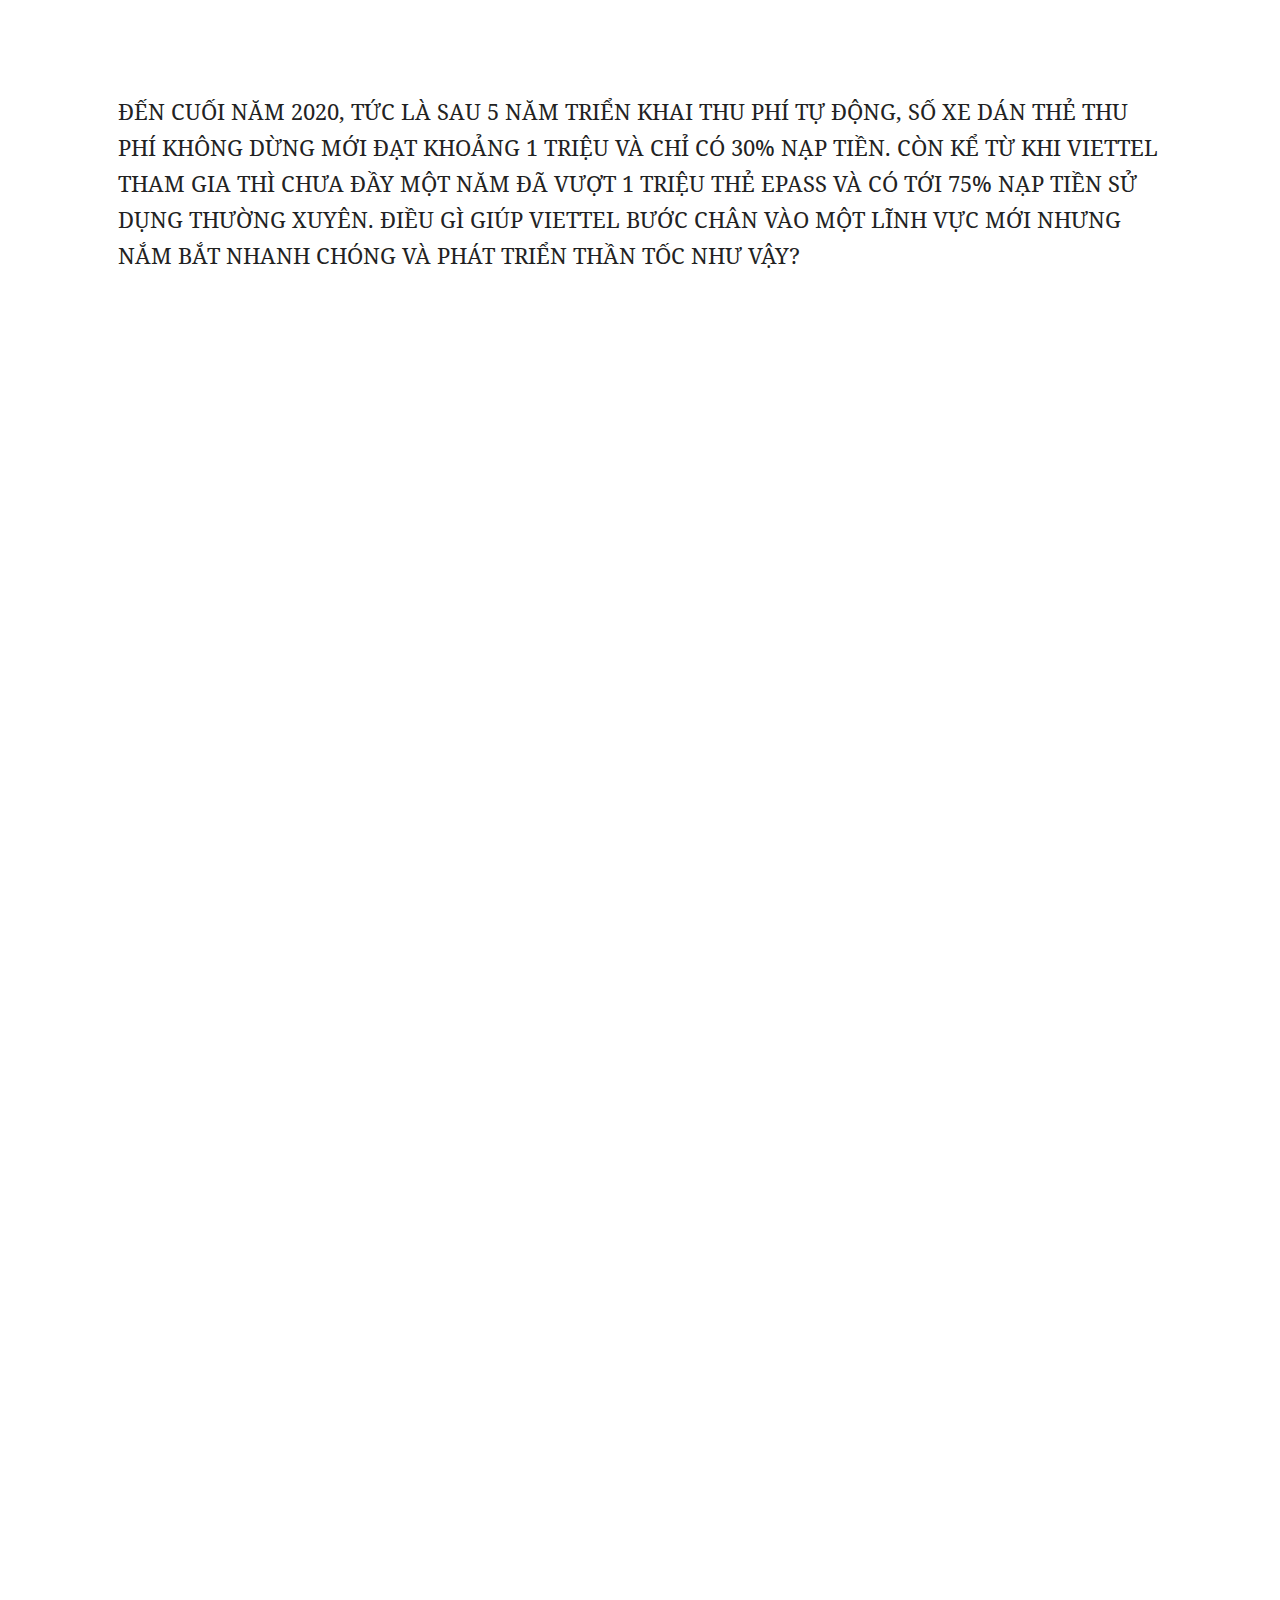
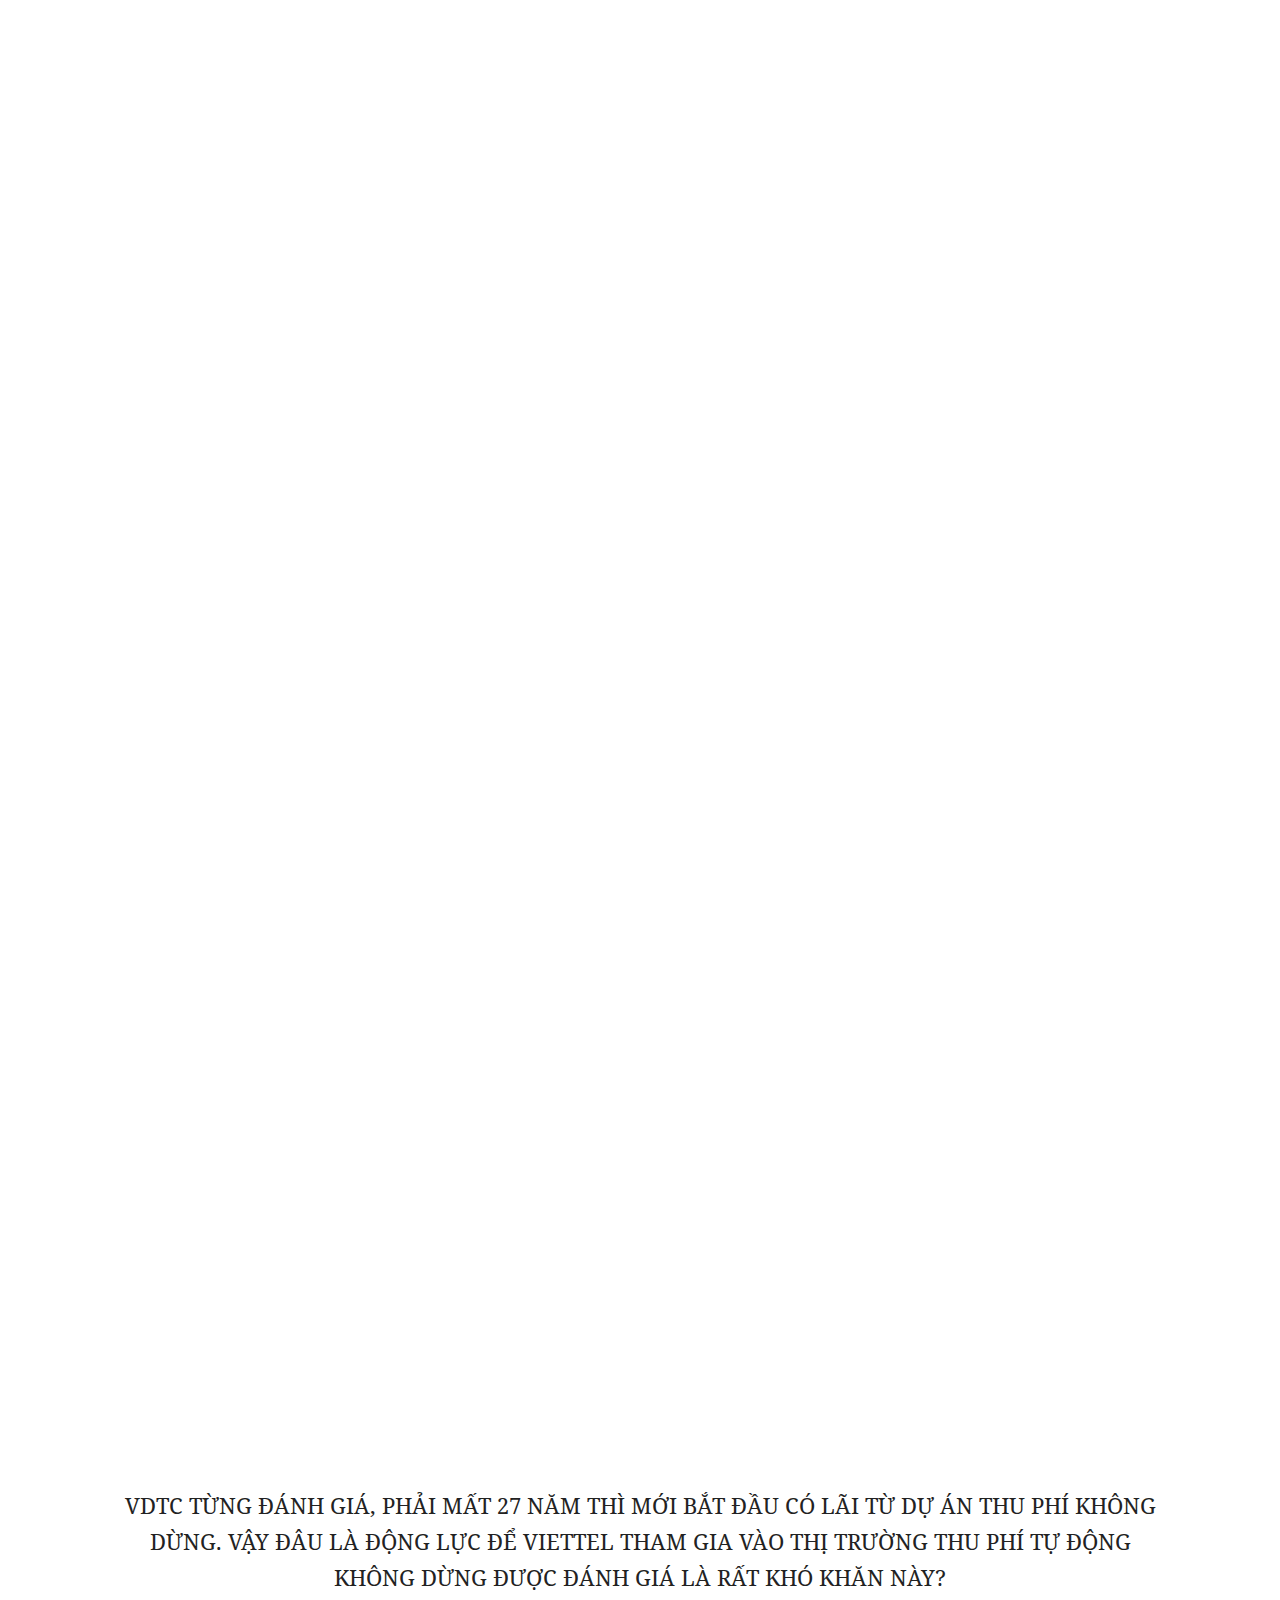
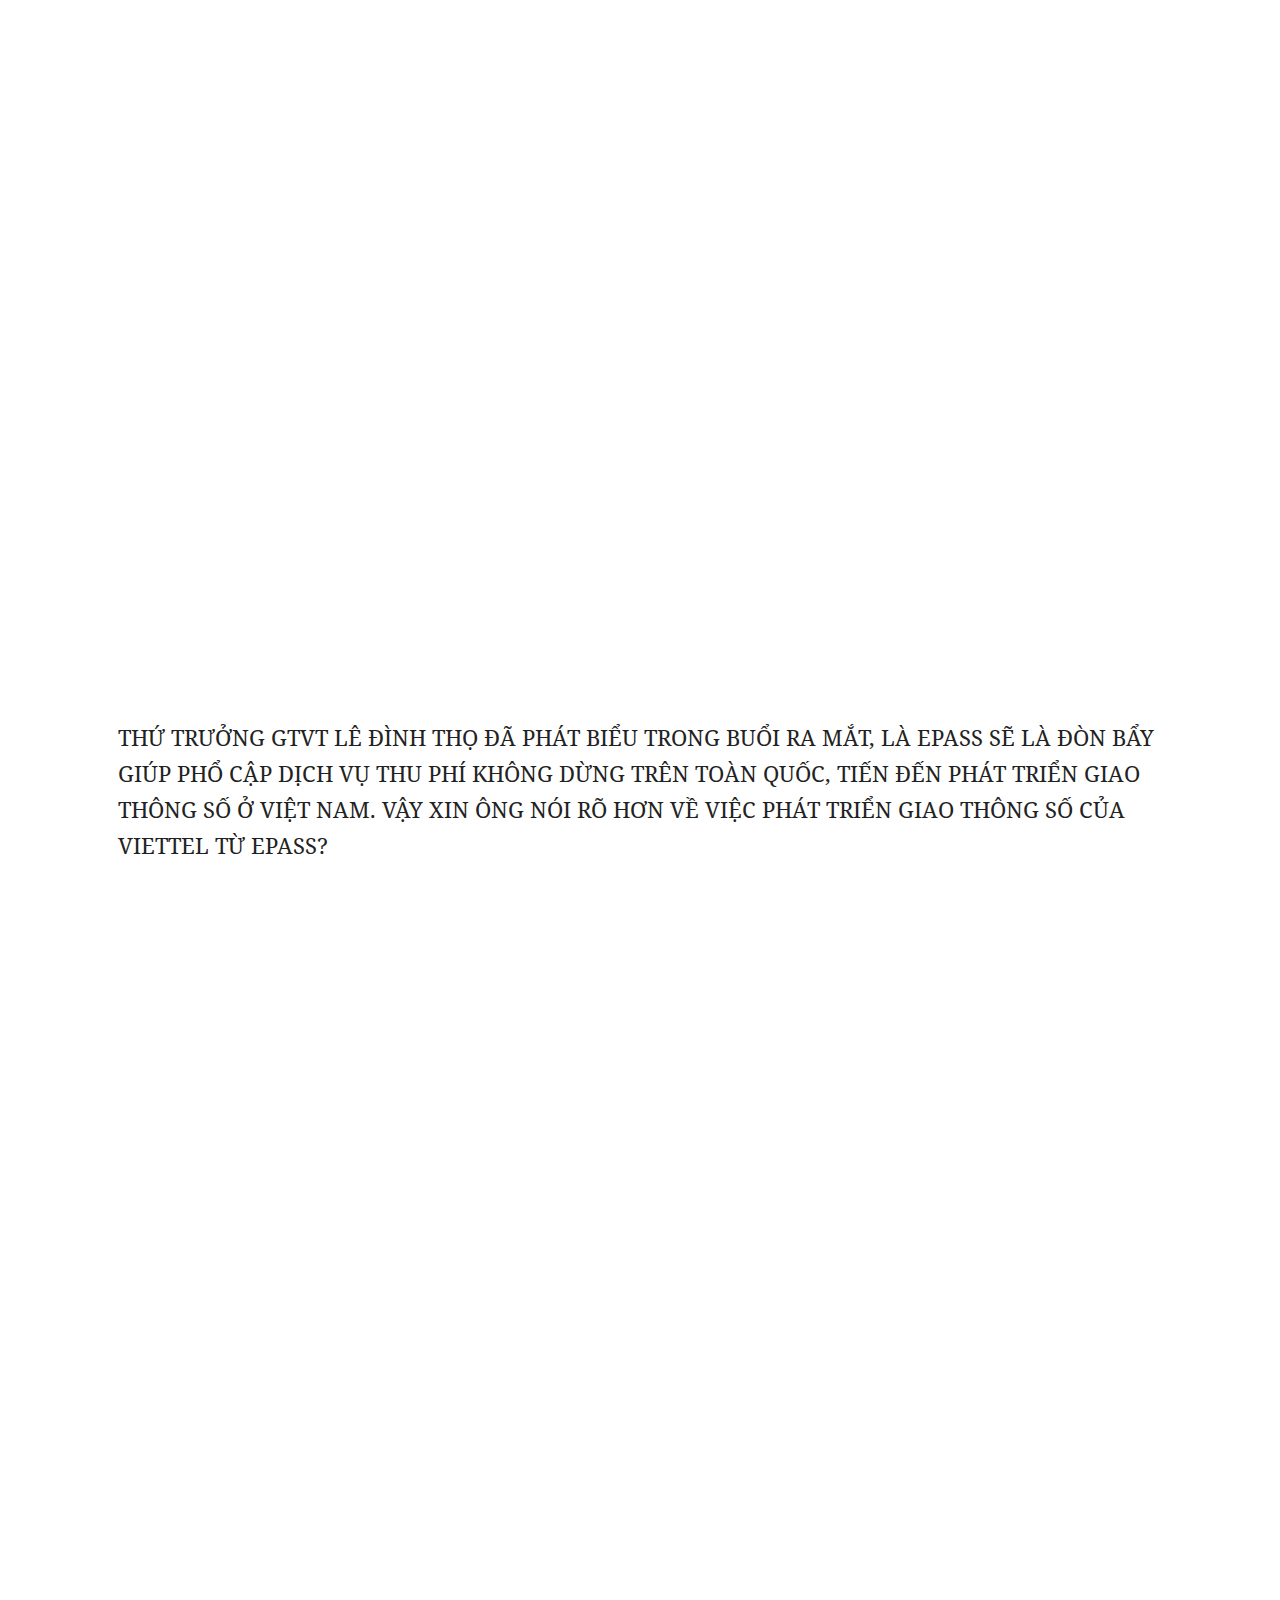
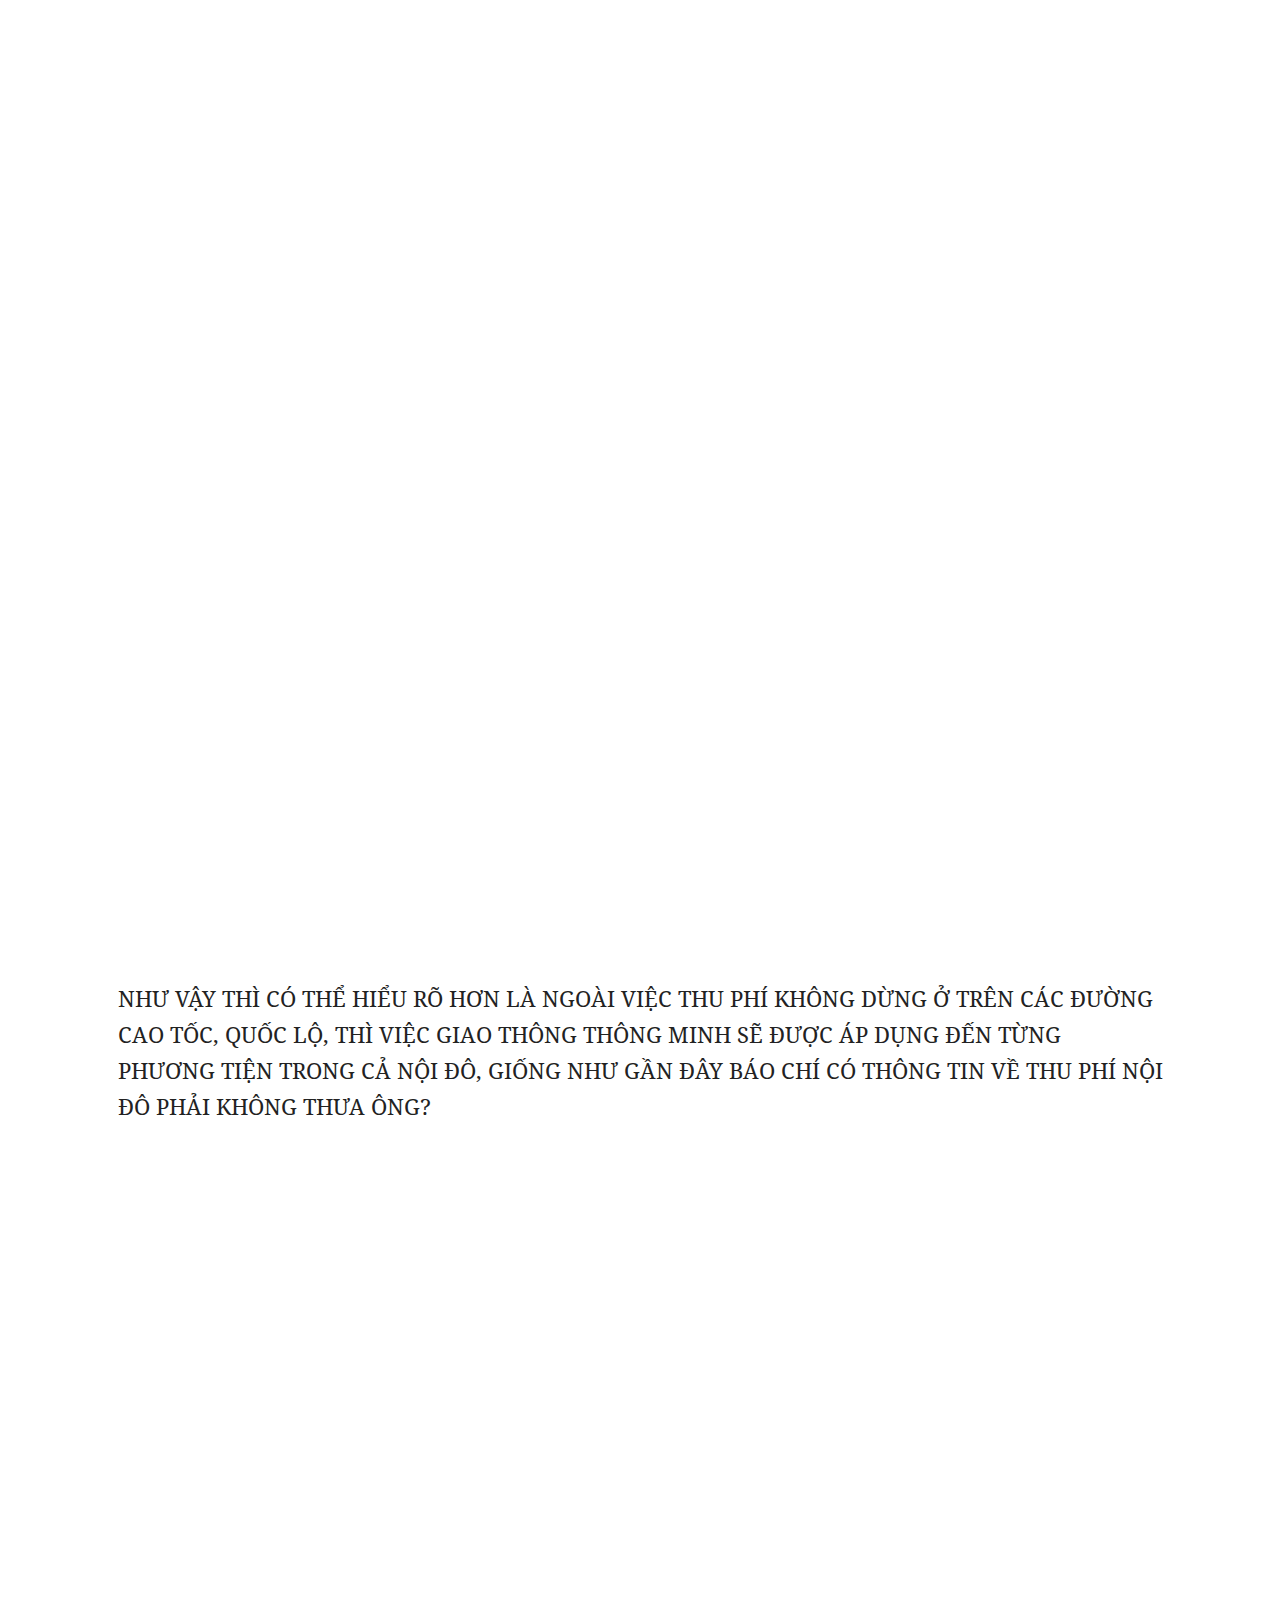
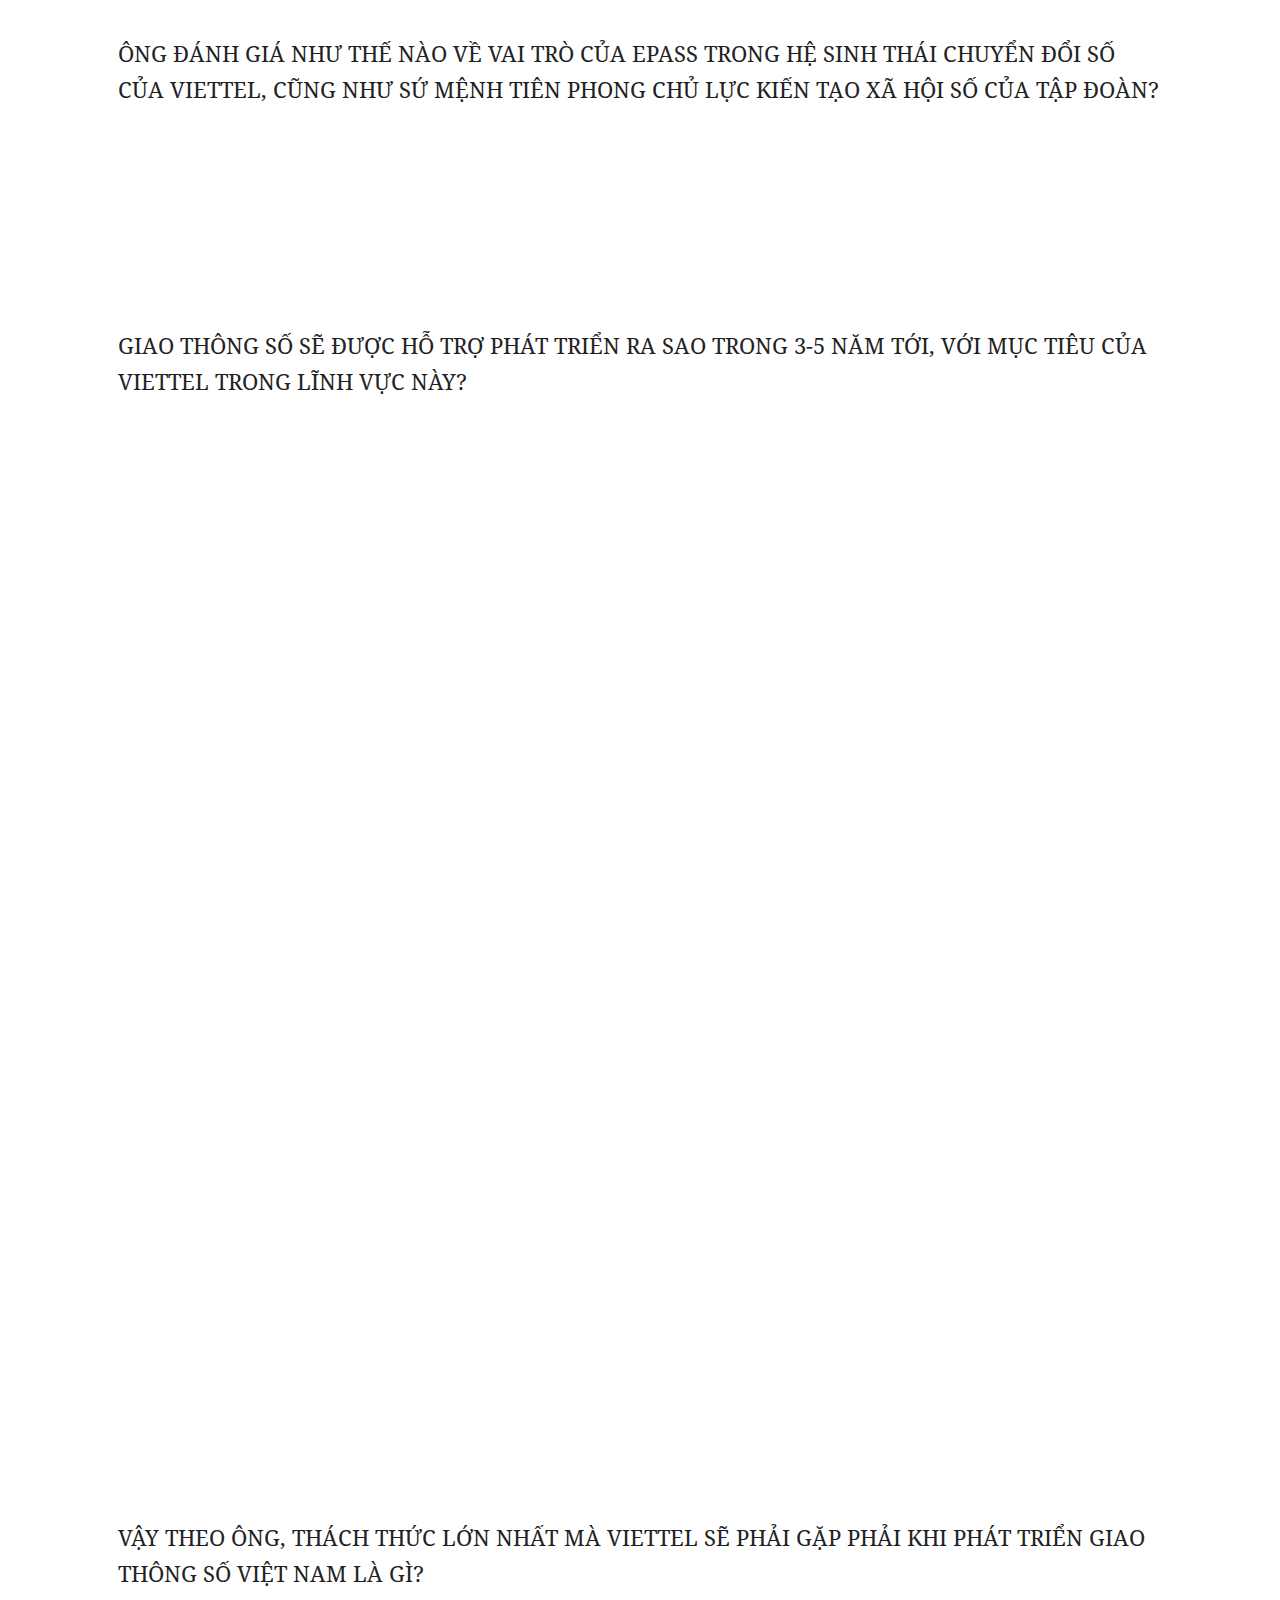
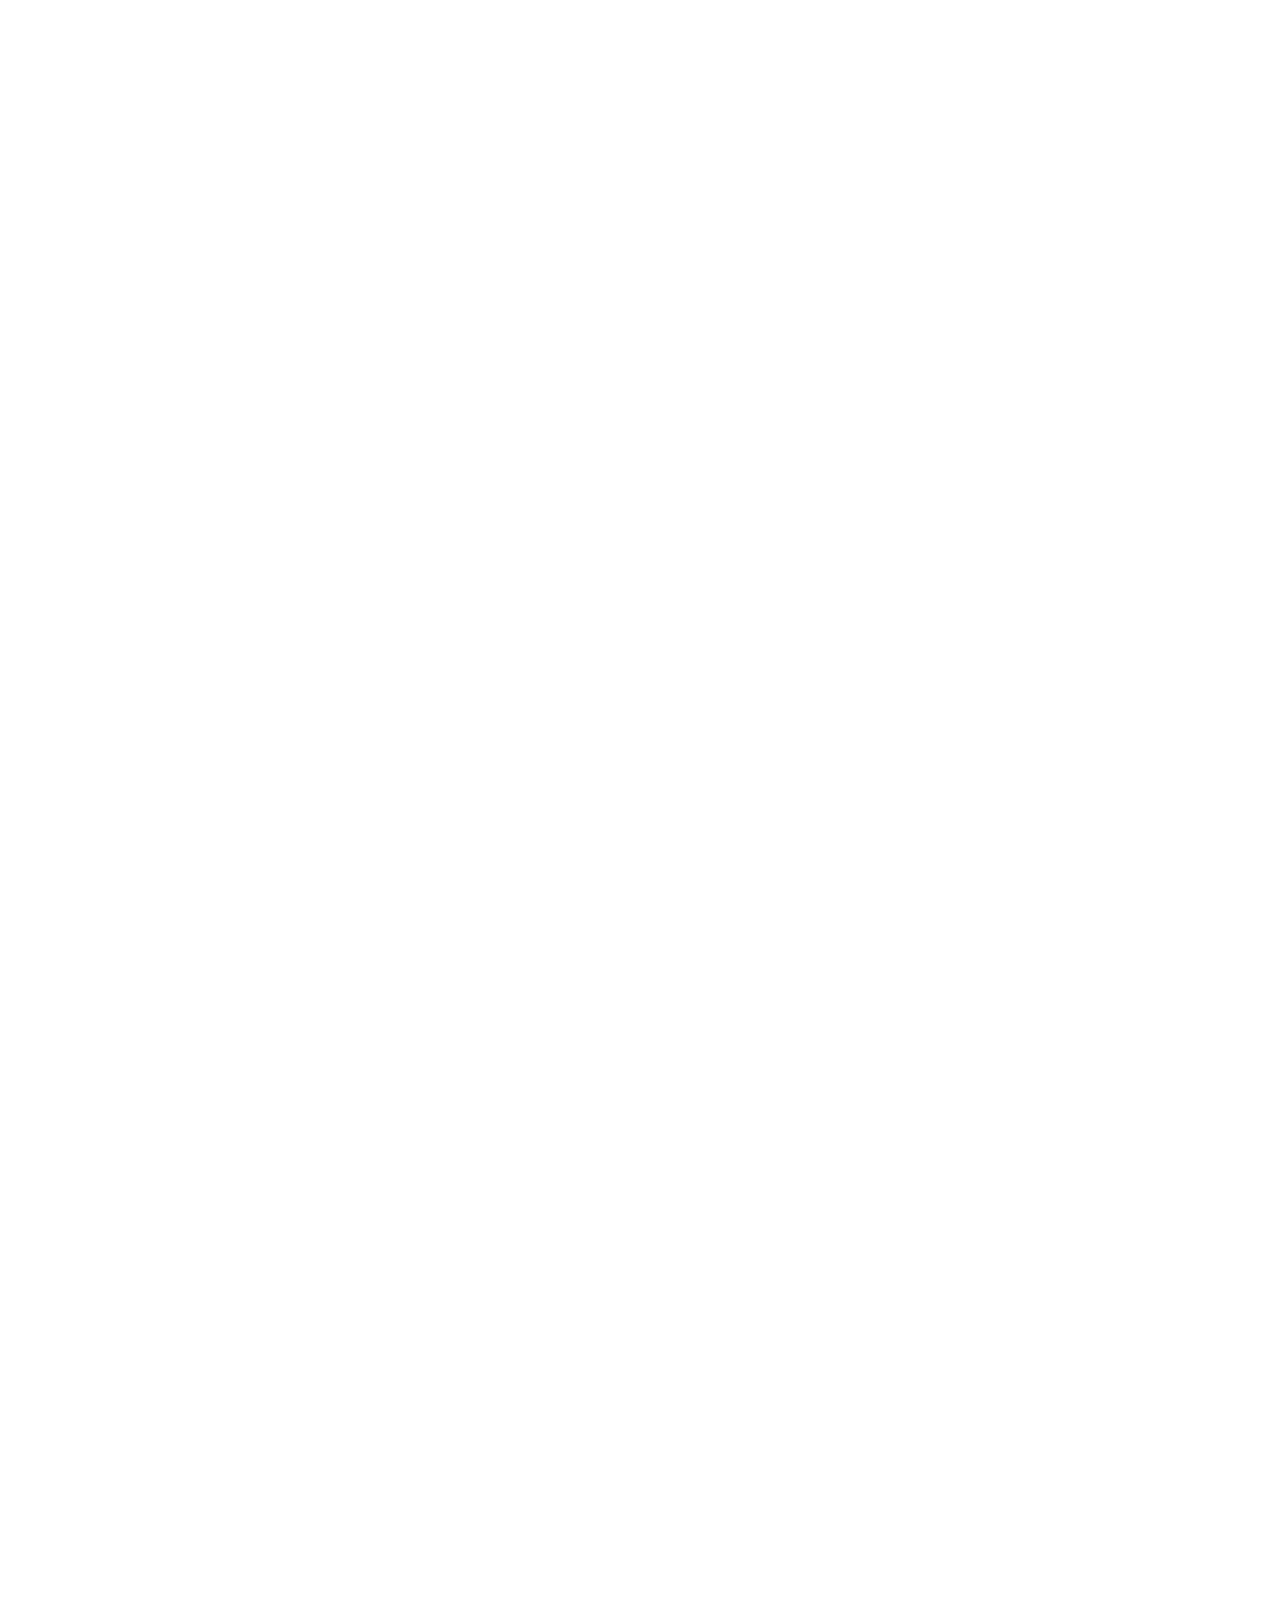
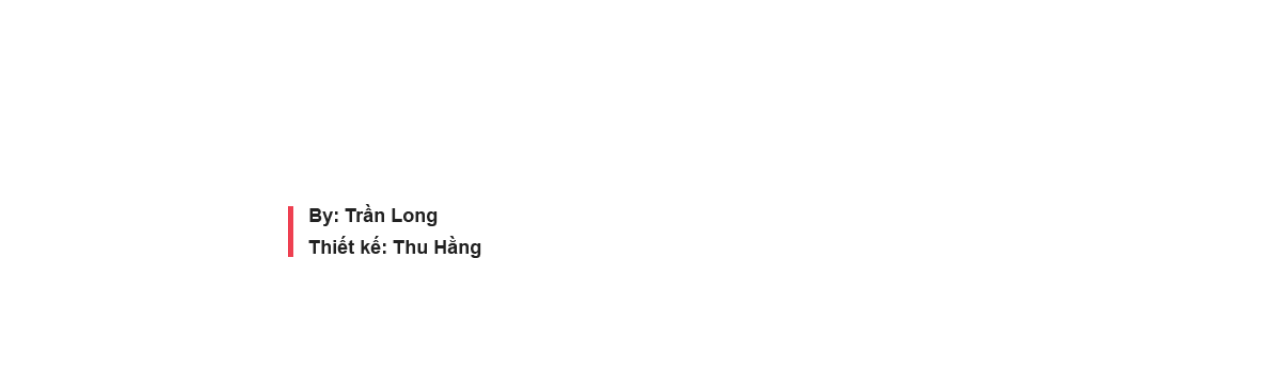
<file: web/index.html>
<!DOCTYPE html>
<html lang="en">
  <head>
    <meta charset="UTF-8" />
    <meta name="viewport" content="width=device-width, initial-scale=1.0" />
    <meta http-equiv="X-UA-Compatible" content="ie=edge" />
    <title>1 triệu thẻ ePass với ô tô chỉ là bước đầu, sắp tới là đường thủy, hàng không</title>
    <link rel="stylesheet" href="css/reset.css" />
    <link rel="stylesheet" href="css/fonts.css" />
    <link rel="stylesheet" href="css/animate.css" />
    <link rel="stylesheet" href="css/fancybox.css">
    <link rel="stylesheet" href="css/style.css" />
    <script src="js/jquery-3.3.1.min.js"></script>
    <script src="js/wow.min.js"></script>
    <script src="js/fancybox.js"></script>
    <script>
      $(document).ready(function () {
        new WOW().init();
      });
    </script>
  </head>

  <body>
    <div class="emag-wrapper">
      <div class="emag-cover">
        <img src="images/cover.jpg" alt="" />
      </div>

      <div class="emag-main">
        <div class="emag-content mt-30">
          <div class="emag-sapo w660 wow fadeInUp" data-wow-duration="1s">
            <img src="images/sapo.png" alt="">
          </div>

          <div
            class="emag-title w980 wow fadeInUp mt-60"
            data-wow-duration="1s"
          >
            <img src="images/title-1.png" alt="" class="mb-0" />
          </div>

          <div class="w980 fadeInUp mb-60">
            <p style="text-transform: uppercase; font-size: 22px; line-height: 36px;">
              Đến cuối năm 2020, tức là sau 5 năm triển khai thu phí tự động, số xe dán thẻ thu phí không dừng mới đạt khoảng 1 triệu và chỉ có 30% nạp tiền. Còn kể từ khi Viettel tham gia thì chưa đầy một năm đã vượt 1 triệu thẻ ePass và có tới 75% nạp tiền sử dụng thường xuyên. Điều gì giúp Viettel bước chân vào một lĩnh vực mới nhưng nắm bắt nhanh chóng và phát triển thần tốc như vậy?
            </p>
          </div>

          <div class="w660 wow fadeInUp" data-wow-duration="1s">
            <p>
              Đến cuối năm 2020, tức là sau 5 năm triển khai thu phí tự động, số xe dán thẻ thu phí không dừng mới đạt khoảng 1 triệu và chỉ có 30% nạp tiền. Còn kể từ khi Viettel tham gia thì chưa đầy một năm đã vượt 1 triệu thẻ ePass và có tới 75% nạp tiền sử dụng thường xuyên. Điều gì giúp Viettel bước chân vào một lĩnh vực mới nhưng nắm bắt nhanh chóng và phát triển thần tốc như vậy?
            </p>

            <p>
              Hiện nay, chúng tôi đang tập trung vào ba lĩnh vực chính khi thực hiện chuyển đổi số quốc gia là y tế, giáo dục và giao thông. Theo đó, về mặt chiến lược, Viettel đã xác định mục tiêu là phải tham gia xây dựng nền giao thông thông minh. Chiến lược này đã được ấp ủ từ lâu, và cũng đã bắt đầu thực hiện.
            </p>

            <p>
              Dự án đầu tiên Chính phủ giao cho Viettel trong lĩnh vực Giao thông chính là dự án thu phí không dừng này. Khi Chính phủ giao nhiệm vụ, lĩnh vực thu phí không dừng đang gặp khó khăn trong hoạt động triển khai cũng như phổ cập dịch vụ.
            </p>

            <p>
              Nhiệm vụ thứ nhất, trong vòng 6 tháng, chúng tôi đã hoàn thành dự án mà Chính phủ giao, là xây dựng hệ thống thu phí không dừng trên toàn quốc. Nhiệm vụ quan trọng thứ hai là phát triển được cơ sở khách hàng. Và trong chưa đầy một năm thì chúng tôi đã phát triển được hơn 1 triệu tài khoản ePass.
            </p>
          </div>

          <div class="w980 wow fadeInUp" data-wow-duration="1s">
            <img src="images/img-1.jpg" alt="" />
          </div>

          <div class="w660 wow fadeInUp" data-wow-duration="1s">
            <p>
              Đây thực sự là một kết quả rất quan trọng. Việc Viettel hoàn thành mục tiêu đó chỉ trong thời gian khoảng hơn 10 tháng, theo tôi có một vài yếu tố quyết định.
            </p>

            <p>
              Thứ nhất, việc xây dựng và phát triển hệ thống thu phí không dừng ePass thành công là nhờ Viettel có chiến lược chuyển đổi số từ rất sớm và xây dựng được hệ sinh thái, cộng hưởng sức mạnh của rất nhiều thành viên trong Tập đoàn Viettel. Đó là Tổng Công ty Công nghiệp Công nghệ cao Viettel (VHT) với sáng chế phần mềm OCS tính cước theo thời gian thực đã được Mỹ công nhận; là Tổng Công ty Công trình Viettel đảm nhiệm việc xây dựng hạ tầng, khảo sát lắp đặt thiết bị để đảm bảo hạ tầng viễn thông; là Tổng Công ty dịch vụ số Viettel triển khai liên thông với các ngân hàng cung cấp để cung cấp giải pháp thanh toán thuận tiện cho những người tham gia giao thông; Công ty An ninh mạng Viettel đóng góp các giải pháp an toàn... Nhờ sức mạnh tổng hợp này mà Viettel xây dựng được hệ thống thu phí không dừng nhanh và có chất lượng cao, vận hành tốt.
            </p>

            <p>
              Bên cạnh đó, nhờ việc sở hữu mạng lưới viễn thông phủ khắp đất nước và đội ngũ bán hàng hùng hậu trên tất cả các địa bàn từ thành phố, đô thị đến vùng sâu, vùng xa, công ty con của Viettel là VDTC có thể triển khai tiếp cận và phổ cập dịch vụ nhanh chóng.
            </p>

            <p>
              3.000 điểm cung cấp dịch vụ và 20.000 nhân viên bán hàng đã tham gia hệ thống kênh phát triển dịch vụ ePass của Viettel, lớn hơn gần 100 lần so với kênh bán hàng và chăm sóc khách hàng của nhà cung cấp đầu tiên. Điều này đã giúp cho dịch vụ ePass phủ khắp 63/63 tỉnh thành Việt Nam ngay khi ra mắt, và việc sở hữu một thẻ ePass là dễ dàng, đơn giản với tất cả mọi người.
            </p>

            <p>
              Tuy nhiên, ngoài sức mạnh tổng hợp, tinh thần quyết liệt, làm đến cùng của người Viettel chính là một nhân tố quan trọng giúp ePass phát triển nhanh và vượt 1 triệu thẻ.
            </p>

            <p>
              Ngoài sự nỗ lực, cách tổ chức khoa học, Hệ sinh thái chuyển đổi số hoàn chỉnh của Viettel, thì quan trọng nhất là người dân, người lái xe đã bắt đầu ý thức được hệ thống thu phí không dừng này là một công cụ thuận tiện, hiện đại và rất hữu hiệu. Đây là một xu thế tất yếu, nên là người dân rất tích cực trong việc sử dụng, dán thẻ ePass.
            </p>
          </div>

          <div class="w980 wow fadeInUp mb-60" data-wow-duration="1s">
            <img src="images/img-2.jpg" alt="" />
          </div>

          <div class="w980 fadeInUp mb-60">
            <p style="text-transform: uppercase; font-size: 22px; line-height: 36px; text-align: center;">
              VDTC từng đánh giá, phải mất 27 năm thì mới bắt đầu có lãi từ dự án thu phí không dừng. Vậy đâu là động lực để Viettel tham gia vào thị trường thu phí tự động không dừng được đánh giá là rất khó khăn này?
            </p>
          </div>

          <div class="w660 wow fadeInUp" data-wow-duration="1s">
            <p>
              Thứ nhất, đây là nhiệm vụ mà chúng tôi nhận từ Chính phủ. Là doanh nghiệp quân đội, doanh nghiệp tiên phong, chủ lực kiến tạo xã hội số, nhiệm vụ khó khăn mà Chính phủ giao, Nhà nước giao, chúng tôi đương nhiên là phải nhận và thực hiện thành công dự án này.
            </p>

            <p>
              Thứ hai, sau khi tính toán lại, chúng tôi thấy rằng, với nguồn lực và quyết tâm của Viettel, cách đầu tư tiết kiệm, hiệu quả, tổ chức bộ máy tối ưu hơn thì chúng tôi tin tưởng dự báo sẽ khả quan rất nhiều. Dự kiến sẽ giảm 10 năm so với dự toán trước đó.
            </p>

            <p>
              Thứ ba, rất quan trọng như tôi đã nói ban đầu, thì mục tiêu của chúng tôi là xây dựng nền tảng giao thông thông minh cho Việt Nam. Thu phí không dừng mới chỉ là dự án đầu tiên trong quá trình xây dựng hệ thống giao thông thông minh đó. Phải làm dự án này thì các bước tiếp theo mới thực hiện được.
            </p>
          </div>

          <div
            class="emag-title w980 wow fadeInUp mt-60"
            data-wow-duration="1s"
          >
            <img src="images/title-2.png" alt="" />
          </div>

          <div class="w980 fadeInUp mb-60">
            <p style="text-transform: uppercase; font-size: 22px; line-height: 36px;">
              Thứ trưởng GTVT Lê Đình Thọ đã phát biểu trong buổi ra mắt, là ePass sẽ là đòn bẩy giúp phổ cập dịch vụ thu phí không dừng trên toàn quốc, tiến đến phát triển giao thông số ở Việt Nam. Vậy xin ông nói rõ hơn về việc phát triển giao thông số của Viettel từ ePass? 
            </p>
          </div>

          <div class="w660 wow fadeInUp" data-wow-duration="1s">
            <p>
              Trước đây, thu phí trên đường cao tốc, chúng ta sử dụng nhân công. Việc sử dụng con người sẽ có ba điểm yếu.
            </p>

            <p>
              Một là luôn làm cho giao thông tắc nghẽn. Lưu lượng giao thông cao mà cứ phải ngồi chờ mua vé rồi soát vé. Hai là tính chính xác không cao. Ba là nếu còn dùng nhân công thì không bao giờ áp dụng được những công nghệ hiện đại vào giao thông vận tải.
            </p>

            <p>
              Dự án đầu tiên, dễ áp dụng công nghệ nhất vào giao thông vận tải chính là dự án này. Chính vì vậy, việc đầu tiên là phải điện tử hóa tất cả các công đoạn của công đoạn thu phí, tức là một cách để thông minh hóa con đường.
            </p>

            <p>
              Tiếp theo là thông minh hóa ô tô. Để làm được thì quan trọng nhất là tư duy của người lái xe phải thay đổi, từ bỏ việc thao tác thủ công mà sử dụng những gì hiện đại, thuận tiện hơn, chính xác hơn. Khi người ta chấp nhận hệ thống thu phí không dừng này, chắc chắn họ cũng sẽ chấp nhận việc biến ô tô của mình trở thành thông minh.
            </p>

            <p>
              Sắp tới, chúng tôi sẽ có những giải pháp để biến bất cứ ô tô nào lưu thông trên đường trở thành ô tô thông minh, có thể đi tìm bãi đỗ xe, sửa xe… Bất cứ thứ gì tài xế cần, đều được tự động hết. Mỗi chiếc xe chạy trên đường sẽ trở thành chiếc xe thông minh. 
            </p>
          </div>

          <div class="w980 wow fadeInUp mb-60" data-wow-duration="1s">
            <img src="images/img-3.jpg" alt="" />
          </div>

          <div class="w980 fadeInUp mb-60">
            <p style="text-transform: uppercase; font-size: 22px; line-height: 36px;">
              Như vậy thì có thể hiểu rõ hơn là ngoài việc thu phí không dừng ở trên các đường cao tốc, quốc lộ, thì việc giao thông thông minh sẽ được áp dụng đến từng phương tiện trong cả nội đô, giống như gần đây báo chí có thông tin về thu phí nội đô phải không thưa ông?
            </p>
          </div>

          <div class="w660 wow fadeInUp" data-wow-duration="1s">
            <p>
              Ví dụ, nếu muốn thu phí nội đô, chúng ta sẽ không bao giờ còn cần phải xây lên những trạm thu phí nữa, vì ôtô đã “thông minh” rồi.
            </p>

            <p>
              Chúng tôi sẵn sàng cung cấp những giải pháp để ranh giới nội đô sẽ là ranh giới mềm chứ không phải là trạm thu phí. 
            </p>
          </div>

          <div
            class="emag-title w980 wow fadeInUp mt-60"
            data-wow-duration="1s"
          >
            <img src="images/title-3.png" alt="" />
          </div>

          <div class="w980 fadeInUp mb-60">
            <p style="text-transform: uppercase; font-size: 22px; line-height: 36px;">
              Ông đánh giá như thế nào về vai trò của ePass trong hệ sinh thái chuyển đổi số của Viettel, cũng như sứ mệnh tiên phong chủ lực kiến tạo xã hội số của Tập đoàn?
            </p>
          </div>

          <div class="w660 wow fadeInUp" data-wow-duration="1s">
            <p>
              Như tôi đã trả lời trước đó, trong công cuộc chuyển đổi số quốc gia, chúng tôi đặt ra 3 lĩnh vực cần tập trung là y tế, giáo dục và giao thông. Hiện nay, y tế, giáo dục thì chúng tôi làm rất nhiều và mọi người đã biết. Còn giao thông thì chúng tôi chỉ mới bắt đầu, chính từ ePass. VDTC theo đó cũng sẽ là nhân tố quan trọng trong việc thực hiện chương trình chuyển đổi số quốc gia.
            </p>
          </div>

          <div class="w980 fadeInUp mb-60">
            <p style="text-transform: uppercase; font-size: 22px; line-height: 36px;">
              Giao thông số sẽ được hỗ trợ phát triển ra sao trong 3-5 năm tới, với mục tiêu của Viettel trong lĩnh vực này?
            </p>
          </div>

          <div class="w660 wow fadeInUp" data-wow-duration="1s">
            <p>
              Sau thành công bước đầu của hệ thống thu phí không dừng, chúng tôi đã nhận khá nhiều nhiệm vụ từ Bộ Giao thông Vận tải trong công cuộc xây dựng giao thông thông minh ở Việt Nam. Đường bộ chỉ là bước đầu. Sắp tới là đường thủy, hàng không.
            </p>

            <p>
              Để làm được những việc đó, đương nhiên là Tập đoàn cũng sẽ lấy VDTC làm chủ lực. Chúng tôi chắc chắn sẽ đầu tư nguồn lực cả về con người, cả về vật chất, cả về những công nghệ hiện đại nhất.
            </p>
          </div>

          <div class="emag-fullwidth wow fadeInUp" data-wow-duration="1s">
            <img src="images/img-4.jpg" alt="" />
          </div>

          <div class="w980 fadeInUp mb-60">
            <p style="text-transform: uppercase; font-size: 22px; line-height: 36px;">
              Vậy theo ông, thách thức lớn nhất mà Viettel sẽ phải gặp phải khi phát triển giao thông số Việt Nam là gì?
            </p>
          </div>

          <div class="w660 wow fadeInUp" data-wow-duration="1s">
            <p>
              Cũng giống như tất cả những lĩnh vực khác, đầu tiên là hành lang pháp lý chưa hoàn chỉnh. Chắc chắn là làm cái gì mới thì bao giờ cũng “vướng”. Vậy nên chúng tôi luôn kiến nghị chúng ta phải cố gắng làm sao để phát triển đến đâu thì quản lý theo đến đấy. Điều này sẽ tạo ra một môi trường thuận lợi cho việc phát triển những thứ mới và xây dựng xã hội số, trong đó có giao thông số.
            </p>

            <p>
              Chúng tôi sẵn sàng làm những thứ mới. Chúng ta làm thử, thí điểm trước, sau đó triển khai chính thức sau. Rồi khi dịch vụ đã hoàn chỉnh, đã thử nghiệm tốt rồi thì vấn đề quản lý, hành lang pháp lý, chính sách sẽ đi theo. 
            </p>

            <p>
              Tôi nghĩ thời điểm này phát triển giao thông số là rất thuận lợi. Công nghệ không phải là vấn đề, Viettel sẵn sàng. Về mong muốn và chiến lược giao thông số, Bộ Giao thông Vận tải và Chính phủ đã sẵn sàng. Tuy nhiên, để tất cả cơ chế chính sách được hợp lý, đẩy mạnh giao thông số phát triển, chúng ta phải tiếp tục hoàn thiện cơ chế quản lý. 
            </p>

            <p><em><strong>Cảm ơn ông!</strong></em></p>
          </div>

          <div class="w980 wow fadeInUp" data-wow-duration="1s">
            <div style="display: flex; flex-direction: column;">
              <div style="display: flex;margin-bottom: 5px">
                <a data-fancybox="gallery" data-src="images/img-5.jpg" style="flex: 1; margin-right: 5px;">
                  <img src="images/img-5.jpg" class="mb-0" />
                </a>
          
                <a data-fancybox="gallery" data-src="images/img-6.jpg" style="flex: 1">
                  <img src="images/img-6.jpg" class="mb-0" />
                </a>
              </div>

              <div style="display: flex;">
                <a data-fancybox="gallery" data-src="images/img-7.jpeg" style="flex: 1; margin-right: 5px">
                  <img src="images/img-7.jpeg" class="mb-0" />
                </a>
          
                <a data-fancybox="gallery" data-src="images/img-8.jpeg" style="flex: 1">
                  <img src="images/img-8.jpeg" class="mb-0" />
                </a>
              </div>
            </div>
          </div>

          <div class="w660 mt-80 pb-100">
            <img src="images/credit.png" alt="" />
          </div>
        </div>
      </div>
    </div>
  </body>
</html>
</file>
<file: mobile/css/fonts.css>
@font-face {
    font-family: 'NotoSerif';
    src: url('../fonts/NotoSerif-Regular.ttf') format('truetype');
    font-weight: 400;
}
@font-face {
    font-family: 'NotoSerif';
    src: url('../fonts/NotoSerif-Italic.ttf') format('truetype');
    font-weight: 400;
    font-style: italic;
}
@font-face {
    font-family: 'NotoSerif';
    src: url('../fonts/NotoSerif-Bold.ttf') format('truetype');
    font-weight: 700;
}
@font-face {
    font-family: 'NotoSerif';
    src: url('../fonts/NotoSerif-BoldItalic.ttf') format('truetype');
    font-weight: 700;
    font-style: italic
}
@font-face {
    font-family: 'Gotham';
    src: url('../fonts/Gotham.ttf') format('truetype');
    font-weight: 400;
}
@font-face {
    font-family: 'UTM-HelveBold';
    src: url('../fonts/UTM-HelveBold.ttf') format('truetype');
    font-weight: 400;
}
</file>
<file: mobile/css/style.css>
*,
*::before,
*::after {
  margin: 0;
  padding: 0;
  box-sizing: border-box;
  -webkit-box-sizing: border-box;
  -moz-box-sizing: border-box;
}
img {
  vertical-align: middle;
}
.emag-wrapper {
  /* background-color: #151515; */
}
/* .emag-cover {
    padding-top: 46px;
    background-color: #000;
} */
.emag-cover img {
  width: 100%;
}
.emag-sapo {
  margin: 30px auto 60px;
  font-family: "UTM-HelveBold";
  font-size: 17px;
  line-height: 30px;
  padding: 0 15px;
  text-align: justify;
}
.emag-sapo p {
  text-align: center;
}
.emag-sapo img {
  width: 100%;
}
.emag-quote {
  background-color: #ffe2d9;
  padding: 40px 15px 1px;
}
.emag-quote-head {
  font-family: "Gotham", sans-serif;
  font-size: 30px;
  color: #343434;
  text-transform: uppercase;
  margin-bottom: 30px;
}
.emag-quote-head span {
  display: inline-block;
}
.emag-quote-head span::after {
  content: "";
  display: block;
  width: 100%;
  height: 2px;
  background-color: #665f5d;
}
.emag-quote-text {
  font-family: "NotoSerif", serif;
  font-style: italic;
  font-size: 17px;
  line-height: 26px;
  margin-bottom: 30px;
}
.emag-title {
  margin: 30px auto 0;
}
.emag-title img {
  width: 100%;
}
.emag-content {
  padding: 0 15px;
}
.emag-content p {
  font-family: "NotoSerif", serif;
  font-size: 17px;
  line-height: 26px;
  margin-bottom: 30px;
  color: #222222;
}
.emag-content p em {
  font-style: italic;
}
.emag-content p strong {
  font-weight: 700;
}
.emag-content p.bold {
  font-weight: 700;
}
.emag-main img {
  width: 100%;
  margin-bottom: 30px;
}
.emag-fullwidth {
  background-color: #99d5d0;
  margin-top: 60px;
  padding-top: 30px;
  padding-bottom: 55px;
}
.emag-fullwidth p {
  /* color: #cccccc; */
}
.emag-credit {
  padding-bottom: 50px;
  padding-left: 15px;
}
.emag-credit p {
  font-size: 16px;
  line-height: 25px;
  margin-bottom: 0;
  font-family: "NotoSerif", serif;
  font-weight: 700;
}
.emag-credit img {
  width: 100%;
  display: block;
  margin: 0 auto;
}

.emag-caption {
  font-family: Helvetica, Arial, sans-serif;
  font-size: 14px;
  line-height: 20px;
  color: #999;
  padding: 0 15px;
  margin-bottom: 30px;
}

.question {
  font-weight: 700;
  font-style: italic;
}

.strong {
  font-weight: 700;
}
</file>
<file: responsive/css/fonts.css>
@font-face {
    font-family: 'NotoSerif';
    src: url('../fonts/NotoSerif-Regular.ttf') format('truetype');
    font-weight: 400;
}
@font-face {
    font-family: 'NotoSerif';
    src: url('../fonts/NotoSerif-Italic.ttf') format('truetype');
    font-weight: 400;
    font-style: italic;
}
@font-face {
    font-family: 'NotoSerif';
    src: url('../fonts/NotoSerif-Bold.ttf') format('truetype');
    font-weight: 700;
}
@font-face {
    font-family: 'NotoSerif';
    src: url('../fonts/NotoSerif-BoldItalic.ttf') format('truetype');
    font-weight: 700;
    font-style: italic
}
@font-face {
    font-family: 'Gotham';
    src: url('../fonts/Gotham.ttf') format('truetype');
    font-weight: 400;
}
@font-face {
    font-family: 'UTM-HelveBold';
    src: url('../fonts/UTM-HelveBold.ttf') format('truetype');
    font-weight: 400;
}
</file>
<file: responsive/css/style.css>
*,
*::before,
*::after {
  margin: 0;
  padding: 0;
  box-sizing: border-box;
  -webkit-box-sizing: border-box;
  -moz-box-sizing: border-box;
}
img {
  vertical-align: middle;
}
.w980 {
  width: 1045px;
  margin: 0 auto;
}
.w660 {
  width: 705px;
  margin: 0 auto;
}
.w450 {
  width: 450px !important;
  margin: 0 auto;
}
.emag-wrapper {
  /* background-color: #151515; */
  /* padding-bottom: 60px; */
}
/* .emag-cover {
    padding-top: 44px;
    background-color: #000;
} */
.emag-cover img {
  width: 100%;
}
.emag-sapo {
  margin: 60px auto 30px;
  font-family: "UTM-HelveBold";
  font-size: 21px;
  line-height: 30px;
  text-align: center;
}
.emag-sapo img {
  width: 100%;
}
.emag-quote {
  margin-top: -150px;
}
.emag-quote-head {
  font-family: "Gotham", sans-serif;
  font-size: 30px;
  color: #343434;
  text-transform: uppercase;
  margin-bottom: 30px;
}
.emag-quote-head span {
  display: inline-block;
}
.emag-quote-head span::after {
  content: "";
  display: block;
  width: 100%;
  height: 2px;
  background-color: #665f5d;
}
.emag-quote-text {
  font-family: "NotoSerif", serif;
  font-style: italic;
  font-size: 17px;
  line-height: 26px;
  margin-bottom: 30px;
}
.emag-title {
  margin-bottom: 60px;
}
.emag-content p {
  font-family: "NotoSerif", serif;
  font-size: 17px;
  line-height: 26px;
  margin-bottom: 30px;
  color: #222222;
}
.emag-content p em {
  font-style: italic;
}
.emag-content p strong {
  font-weight: 700;
}
.emag-content p.bold {
  font-weight: 700;
}
.emag-content img {
  width: 100%;
  /* margin-top: 30px; */
  margin-bottom: 30px;
}
.emag-content video {
  width: 100%;
  margin-bottom: 30px;
}
.emag-content-left::after,
.emag-content-right::after {
  content: "";
  display: block;
  clear: both;
}
.emag-content-left img {
  float: right;
  margin-left: 20px;
  margin-right: -160px;
  margin-top: 6px;
}
.emag-content-right img {
  float: left;
  margin-right: 20px;
  margin-left: -160px;
  margin-top: 6px;
}
.emag-fullwidth {
  /* background: url('../images/bg-fullwidth.png') no-repeat center; */
  /* background-size: 100% auto; */
  /* background-color: #001c54; */
  /* margin-top: 60px; */
  /* padding-top: 60px; */
  padding-bottom: 55px;
  color: #cccccc;
}
.emag-fullwidth-bottom {
  /* background: url('../images/bg-fullwidth.png') no-repeat center; */
  /* background-size: 100% auto; */
  background-color: #99d5d0;
  margin-top: 60px;
  padding-top: 60px;
  padding-bottom: 55px;
  position: relative;
}
.emag-bottom {
  display: block;
  position: absolute;
  bottom: 0;
  left: 0;
  right: 0;
  width: 100%;
  margin: 0 !important;
}
.emag-bottom-bg {
  display: block;
  position: absolute;
  top: -6%;
  left: 0;
  right: 0;
  width: 100%;
  margin: 0 !important;
}
/* .emag-fullwidth p {
    color: #cccccc;
} */
.emag-two-column {
  display: flex;
  justify-content: space-between;
}
.emag-column-left {
  width: 465px;
}
.emag-column-right {
  width: 475px;
}
.emag-credit {
  margin: 0 auto 80px auto;
}
.emag-credit p {
  margin-bottom: 0;
  font-family: "Gotham", sans-serif;
}
.emag-column::after {
  content: "";
  display: block;
  clear: both;
}
.emag-column img {
  width: 488px;
  height: 324px;
  float: left;
}
.emag-column img:last-child {
  margin-left: 4px;
}
.emag-album {
  display: flex;
  display: -webkit-flex;
  justify-content: space-between;
  margin-bottom: 30px;
}
.emag-album img {
  width: 488px;
}
.emag-album-withTop {
  display: flex;
  display: -webkit-flex;
  justify-content: space-between;
  flex-wrap: wrap;
}
.emag-album-withTop img {
  width: 488px;
  margin-top: 0;
}
.emag-album-withTop img:first-child {
  width: 100%;
  margin-bottom: 5px !important;
  margin-top: 30px;
}

.emag-caption {
  font-family: Helvetica, Arial, sans-serif !important;
  font-size: 15px !important;
  line-height: 20px !important;
  margin-bottom: 30px;
  color: #999;
}
.emag-image-flex {
  display: flex;
  display: -webkit-flex;
  justify-content: space-between;
  -webkit-justify-content: space-between;
}
.mobile {
  display: none;
}
.question {
  font-weight: 700;
  font-style: italic;
}
.strong {
  font-weight: 700;
}

@media screen and (max-width: 1024px) {
  .w980 {
    width: 100%;
  }

  .w660 {
    padding: 0 30px;
  }

  .emag-content {
    padding: 0 30px;
  }

  .emag-image-fullwidth {
    margin: 0 -30px;
  }
}
@media (max-width: 992px) {
  *,
  *::before,
  *::after {
    margin: 0;
    padding: 0;
    box-sizing: border-box;
    -webkit-box-sizing: border-box;
    -moz-box-sizing: border-box;
  }
  img {
    vertical-align: middle;
  }
  .emag-wrapper {
    /* background-color: #151515; */
  }
  /* .emag-cover {
    padding-top: 46px;
    background-color: #000;
} */
  .emag-cover img {
    width: 100%;
  }
  .emag-sapo {
    margin: 30px auto 60px;
    font-family: "UTM-HelveBold";
    font-size: 17px;
    line-height: 30px;
    padding: 0 15px;
    text-align: justify;
  }
  .emag-sapo p {
    text-align: center;
  }
  .emag-sapo img {
    width: 100%;
  }
  .emag-quote {
    background-color: #ffe2d9;
    padding: 40px 15px 1px;
  }
  .emag-quote-head {
    font-family: "Gotham", sans-serif;
    font-size: 30px;
    color: #343434;
    text-transform: uppercase;
    margin-bottom: 30px;
  }
  .emag-quote-head span {
    display: inline-block;
  }
  .emag-quote-head span::after {
    content: "";
    display: block;
    width: 100%;
    height: 2px;
    background-color: #665f5d;
  }
  .emag-quote-text {
    font-family: "NotoSerif", serif;
    font-style: italic;
    font-size: 17px;
    line-height: 26px;
    margin-bottom: 30px;
  }
  .emag-title {
    margin: 30px auto 0;
  }
  .emag-title img {
    width: 100%;
  }
  .emag-content {
    padding: 0 15px;
  }
  .emag-content p {
    font-family: "NotoSerif", serif;
    font-size: 17px;
    line-height: 26px;
    margin-bottom: 30px;
    color: #222222;
  }
  .emag-content p em {
    font-style: italic;
  }
  .emag-content p strong {
    font-weight: 700;
  }
  .emag-content p.bold {
    font-weight: 700;
  }
  .emag-main img {
    width: 100%;
    margin-bottom: 30px;
  }
  .emag-fullwidth {
    background-color: #99d5d0;
    margin-top: 60px;
    padding-top: 30px;
    padding-bottom: 55px;
  }
  .emag-fullwidth p {
    /* color: #cccccc; */
  }
  .emag-credit {
    padding-bottom: 50px;
    padding-left: 15px;
  }
  .emag-credit p {
    font-size: 16px;
    line-height: 25px;
    margin-bottom: 0;
    font-family: "NotoSerif", serif;
    font-weight: 700;
  }
  .emag-credit img {
    width: 100%;
    display: block;
    margin: 0 auto;
  }

  .emag-caption {
    font-family: Helvetica, Arial, sans-serif;
    font-size: 14px;
    line-height: 20px;
    color: #999;
    padding: 0 15px;
    margin-bottom: 30px;
  }

  .question {
    font-weight: 700;
    font-style: italic;
  }

  .strong {
    font-weight: 700;
  }
}
@media (max-width: 992px) {
  .w980,
  .w660 {
    width: 100%;
  }
  .emag-sapo {
    /* padding: 0 15px; */
  }
  .emag-title img {
    width: 100%;
  }
  .emag-content p {
    /* padding: 0 15px; */
    font-size: 16px;
    line-height: 24px;
  }
  .emag-credit {
    padding: 0 15px;
  }
  .web {
    display: none;
  }
  .mobile {
    display: block;
  }
}
</file>
<file: web/css/fonts.css>
@font-face {
    font-family: 'NotoSerif';
    src: url('../fonts/NotoSerif-Regular.ttf') format('truetype');
    font-weight: 400;
}
@font-face {
    font-family: 'NotoSerif';
    src: url('../fonts/NotoSerif-Italic.ttf') format('truetype');
    font-weight: 400;
    font-style: italic;
}
@font-face {
    font-family: 'NotoSerif';
    src: url('../fonts/NotoSerif-Bold.ttf') format('truetype');
    font-weight: 700;
}
@font-face {
    font-family: 'NotoSerif';
    src: url('../fonts/NotoSerif-BoldItalic.ttf') format('truetype');
    font-weight: 700;
    font-style: italic
}
@font-face {
    font-family: 'Gotham';
    src: url('../fonts/Gotham.ttf') format('truetype');
    font-weight: 400;
}
@font-face {
    font-family: 'UTM-HelveBold';
    src: url('../fonts/UTM-HelveBold.ttf') format('truetype');
    font-weight: 400;
}
</file>
<file: web/css/style.css>
*,
*::before,
*::after {
  margin: 0;
  padding: 0;
  box-sizing: border-box;
  -webkit-box-sizing: border-box;
  -moz-box-sizing: border-box;
}
img {
  vertical-align: middle;
}
.w980 {
  width: 1045px;
  margin: 0 auto;
}
.w660 {
  width: 705px;
  margin: 0 auto;
}
.w450 {
  width: 450px !important;
  margin: 0 auto;
}
.emag-wrapper {
  /* background-color: #151515; */
  /* padding-bottom: 60px; */
}
/* .emag-cover {
    padding-top: 44px;
    background-color: #000;
} */
.emag-cover img {
  width: 100%;
}
.emag-sapo {
  margin: 60px auto 30px;
  font-family: 'UTM-HelveBold';
  font-size: 21px;
  line-height: 30px;
  text-align: center;
}
.emag-sapo img {
  width: 100%;
}
.emag-quote {
  margin-top: -150px;
}
.emag-quote-head {
  font-family: "Gotham", sans-serif;
  font-size: 30px;
  color: #343434;
  text-transform: uppercase;
  margin-bottom: 30px;
}
.emag-quote-head span {
  display: inline-block;
}
.emag-quote-head span::after {
  content: "";
  display: block;
  width: 100%;
  height: 2px;
  background-color: #665f5d;
}
.emag-quote-text {
  font-family: "NotoSerif", serif;
  font-style: italic;
  font-size: 17px;
  line-height: 26px;
  margin-bottom: 30px;
}
.emag-title {
  margin-bottom: 60px;
}
.emag-content p {
  font-family: "NotoSerif", serif;
  font-size: 17px;
  line-height: 26px;
  margin-bottom: 30px;
  color: #222222;
}
.emag-content p em {
  font-style: italic;
}
.emag-content p strong {
  font-weight: 700;
}
.emag-content p.bold {
  font-weight: 700;
}
.emag-content img {
  width: 100%;
  /* margin-top: 30px; */
  margin-bottom: 30px;
}
.emag-content video {
  width: 100%;
  margin-bottom: 30px;
}
.emag-content-left::after,
.emag-content-right::after {
  content: "";
  display: block;
  clear: both;
}
.emag-content-left img {
  float: right;
  margin-left: 20px;
  margin-right: -160px;
  margin-top: 6px;
}
.emag-content-right img {
  float: left;
  margin-right: 20px;
  margin-left: -160px;
  margin-top: 6px;
}
.emag-fullwidth {
  /* background: url('../images/bg-fullwidth.png') no-repeat center; */
  /* background-size: 100% auto; */
  /* background-color: #001c54; */
  /* margin-top: 60px; */
  /* padding-top: 60px; */
  padding-bottom: 55px;
  color: #cccccc;
}
.emag-fullwidth-bottom {
  /* background: url('../images/bg-fullwidth.png') no-repeat center; */
  /* background-size: 100% auto; */
  background-color: #99d5d0;
  margin-top: 60px;
  padding-top: 60px;
  padding-bottom: 55px;
  position: relative;
}
.emag-bottom {
  display: block;
  position: absolute;
  bottom: 0;
  left: 0;
  right: 0;
  width: 100%;
  margin: 0 !important;
}
.emag-bottom-bg {
  display: block;
  position: absolute;
  top: -6%;
  left: 0;
  right: 0;
  width: 100%;
  margin: 0 !important;
}
/* .emag-fullwidth p {
    color: #cccccc;
} */
.emag-two-column {
  display: flex;
  justify-content: space-between;
}
.emag-column-left {
  width: 465px;
}
.emag-column-right {
  width: 475px;
}
.emag-credit {
  margin: 80px auto;
}
.emag-credit p {
  margin-bottom: 0;
  font-family: "Gotham", sans-serif;
}
.emag-column::after {
  content: "";
  display: block;
  clear: both;
}
.emag-column img {
  width: 488px;
  height: 324px;
  float: left;
}
.emag-column img:last-child {
  margin-left: 4px;
}
.emag-album {
  display: flex;
  display: -webkit-flex;
  justify-content: space-between;
  margin-bottom: 30px;
}
.emag-album img {
  width: 488px;
}
.emag-album-withTop {
  display: flex;
  display: -webkit-flex;
  justify-content: space-between;
  flex-wrap: wrap;
}
.emag-album-withTop img {
  width: 488px;
  margin-top: 0;
}
.emag-album-withTop img:first-child {
  width: 100%;
  margin-bottom: 5px !important;
  margin-top: 30px;
}

.emag-caption {
  font-family: Helvetica, Arial, sans-serif !important;
  font-size: 15px !important;
  line-height: 20px !important;
  margin-bottom: 30px;
  color: #999;
}
.emag-image-flex {
  display: flex;
  display: -webkit-flex;
  justify-content: space-between;
  -webkit-justify-content: space-between;
}
.mobile {
  display: none;
}
.question {
  font-weight: 700;
  font-style: italic;
}
.strong {
  font-weight: 700;
}

@media screen and (max-width: 1024px) {
  .w980 {
    width: 100%;
  }

  .w660 {
    padding: 0 30px;
  }

  .emag-content {
    padding: 0 30px;
  }

  .emag-image-fullwidth {
    margin: 0 -30px;
  }
}
</file>
